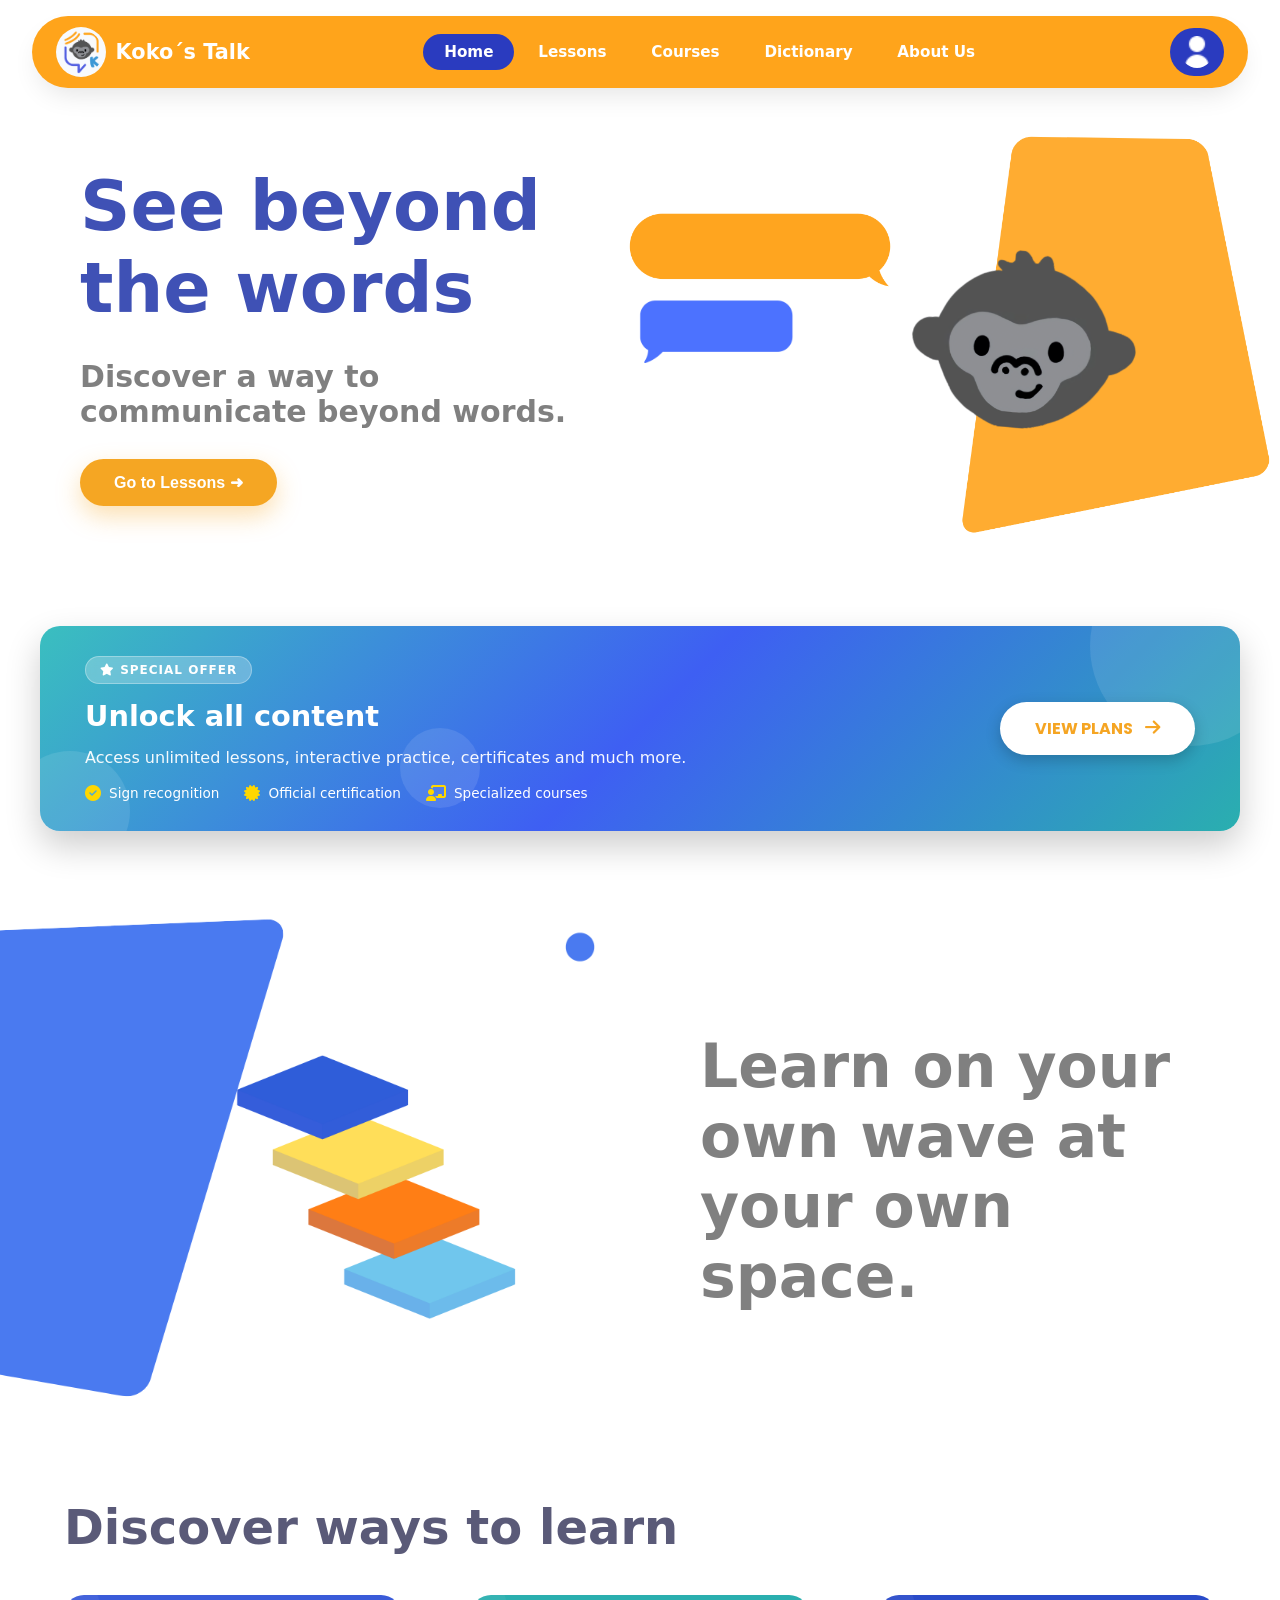
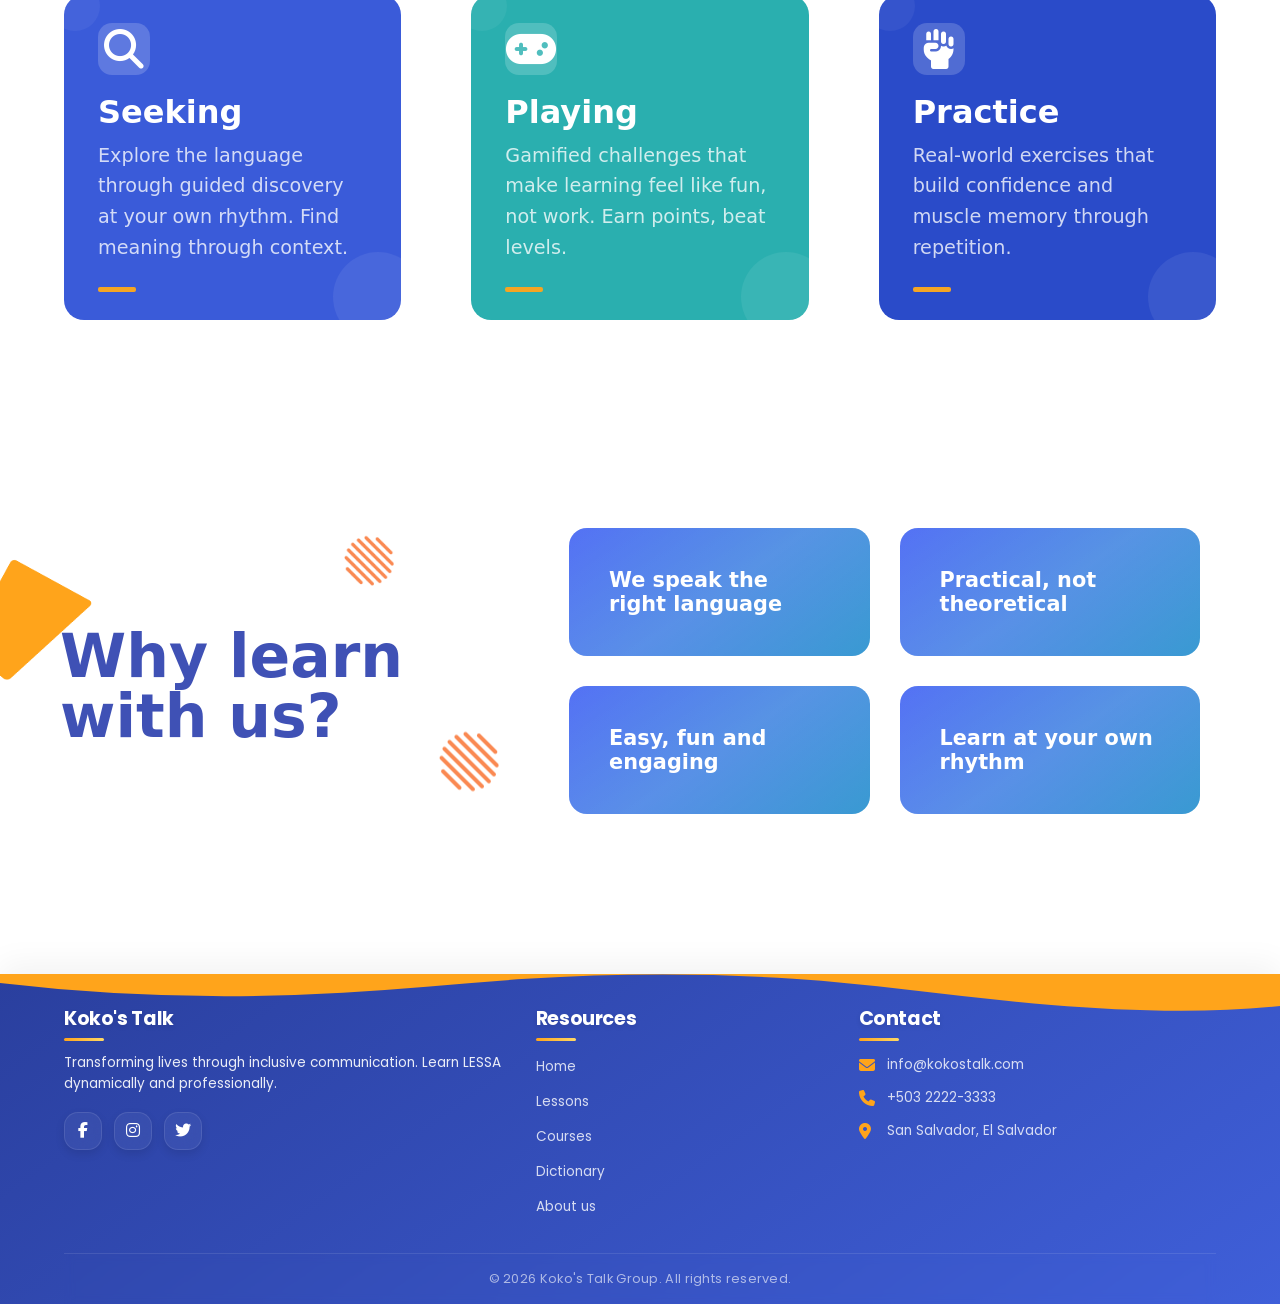
<file: index.html>
<!DOCTYPE html>
<html lang="en">

<head>
  <meta charset="UTF-8">
  <meta name="viewport" content="width=device-width, initial-scale=1.0">

  <title>KOKO'S - Learn LESSA</title>

  <link rel="icon" type="image/png" href="img/logo.png">

  <link rel="stylesheet" href="css/index.css">

  <link href="https://fonts.googleapis.com/css2?family=Poppins:wght@300;400;600;700&display=swap" rel="stylesheet">

  <link rel="stylesheet" href="https://cdnjs.cloudflare.com/ajax/libs/font-awesome/6.5.0/css/all.min.css">
  <link rel="icon" href="img/logo.png" type="image/png">


</head>

<body>
  <!--animacion inicio html-->

 <div id="splash">

    <!-- Ondas  -->
    <div class="ring ring1"></div>
    <div class="ring ring2"></div>
    <div class="ring ring3"></div>
    <!-- ondas -->
    <div class="particles" id="particles"></div>
    <!-- Logo -->
    <div id="logo-wrap">
      <img id="logo-img" src="img/IMG-interfaz/Logos_expo_tech-png.png" alt="Koko's Talk Logo" />
      <div class="shimmer-line"></div>
    </div>
    <!-- Nombre letra por letra -->
    <div id="brand-name"></div>
  </div>
 



<!--css animación-->
  <script>
    (function () {

      /* ---- ondas ---- */
      const particlesEl = document.getElementById('particles');
      const pColors  = ['#378add', '#85b7eb', '#b5d4f4', '#185fa5', '#5DCAA5'];
      const pSizes   = [5, 7, 4, 6, 5, 8];

      for (let i = 0; i < 18; i++) {
        const p = document.createElement('div');
        p.className = 'particle';
        const sz = pSizes[i % pSizes.length];
        p.style.cssText = `
          width: ${sz}px;
          height: ${sz}px;
          background: ${pColors[i % pColors.length]};
          left: ${10 + Math.random() * 80}%;
          top:  ${20 + Math.random() * 60}%;
          animation-delay:    ${(Math.random() * 3).toFixed(2)}s;
          animation-duration: ${(2.5 + Math.random() * 2).toFixed(2)}s;
        `;
        particlesEl.appendChild(p);
      }

      /* ---- Letras de KOKO´S TALK ---- */
      const text     = "KOKO'S TALK";
      const brandEl  = document.getElementById('brand-name');
      const sloganEl = document.getElementById('slogan');
      const splash   = document.getElementById('splash');
      const main     = document.getElementById('main-content');

      const letters = text.split('').map(ch => {
        const sp = document.createElement('span');
        sp.textContent = ch === ' ' ? '\u00A0' : ch;
        brandEl.appendChild(sp);
        return sp;
      });

      let idx = 0;

      function revealNext() {
        if (idx < letters.length) {
          letters[idx].classList.add('visible');
          idx++;
          setTimeout(revealNext, 50);
        } else {
          
          setTimeout(() => sloganEl.classList.add('visible'), 300);

          
          setTimeout(enterSite, 800);
        }
      }

      function enterSite() {
        
        splash.classList.add('hidden');

        main.style.display = 'block';

       
        splash.addEventListener('transitionend', () => {
          splash.remove();
        }, { once: true });
      }

      
      setTimeout(revealNext, 400);

    })();
  </script>

   <!--animacion final html-->


  <style>
    
 #main-content {
      display: none;             
      text-align: center;
      padding: 80px 20px;
      font-family: 'Segoe UI', Arial, sans-serif;
      }
* {
  margin: 0;
  padding: 0;
  box-sizing: border-box;
}
 
body {
  background: #ffffff;
}
 
/* ---- Pantalla de carga ---- */
#splash {
  position: fixed;
  inset: 0;
  width: 100%;
  height: 100%;
  background: #ffffff;
  display: flex;
  flex-direction: column;
  align-items: center;
  justify-content: center;
  z-index: 9999;
  overflow: hidden;
  transition: opacity 0.7s ease, visibility 0.7s ease;
}
 
#splash.hidden {
  opacity: 0;
  visibility: hidden;
  pointer-events: none;
}
 
/* ---- Ondas ---- */
.ring {
  position: absolute;
  border-radius: 50%;
  border: 2px solid transparent;
  animation: expandRing 2.8s ease-out infinite;
  pointer-events: none;
}
 
.ring1 {
  width: 180px;
  height: 180px;
  border-color: rgba(55, 138, 221, 0.25);
  animation-delay: 0s;
}
 
.ring2 {
  width: 270px;
  height: 270px;
  border-color: rgba(55, 138, 221, 0.15);
  animation-delay: 0.45s;
}
 
.ring3 {
  width: 360px;
  height: 360px;
  border-color: rgba(55, 138, 221, 0.08);
  animation-delay: 0.9s;
}
 
@keyframes expandRing {
  0%   { transform: scale(0.65); opacity: 0; }
  25%  { opacity: 1; }
  100% { transform: scale(1.35); opacity: 0; }
}
 
/* ---- ondas ---- */
.particles {
  position: absolute;
  width: 100%;
  height: 100%;
  pointer-events: none;
}
 
.particle {
  position: absolute;
  border-radius: 50%;
  opacity: 0;
  animation: floatUp 3.5s ease-in-out infinite;
}
 
@keyframes floatUp {
  0%   { transform: translateY(40px) scale(0); opacity: 0; }
  20%  { opacity: 0.75; }
  80%  { opacity: 0.35; }
  100% { transform: translateY(-90px) scale(1); opacity: 0; }
}
 
/* ---- Logo ---- */
#logo-wrap {
  position: relative;
  z-index: 2;
  animation: logoBounceIn 0.9s cubic-bezier(0.34, 1.56, 0.64, 1) forwards;
  opacity: 0;
}
 
@keyframes logoBounceIn {
  0%   { transform: scale(0.3) rotate(-10deg); opacity: 0; }
  70%  { transform: scale(1.08) rotate(2deg); opacity: 1; }
  100% { transform: scale(1) rotate(0deg); opacity: 1; }
}
 
#logo-wrap img {
  width: 130px;
  height: 130px;
  object-fit: contain;
  filter: drop-shadow(0 8px 28px rgba(55, 138, 221, 0.3));
  display: block;
  margin: 0 auto;
}
 
.shimmer-line {
  width: 60px;
  height: 2px;
  background: linear-gradient(90deg, transparent, #378add, transparent);
  margin: 14px auto 0;
  animation: shimmerSlide 1.8s ease-in-out infinite;
}
 
@keyframes shimmerSlide {
  0%   { transform: scaleX(0.3); opacity: 0.4; }
  50%  { transform: scaleX(1);   opacity: 1; }
  100% { transform: scaleX(0.3); opacity: 0.4; }
}
 
/*Letras de KOKO´S TALK*/
#brand-name {
  margin-top: 22px;
  font-family: 'Segoe UI', Arial, sans-serif;
  font-size: 34px;
  font-weight: 800;
  letter-spacing: 3px;
  color: #FF8C00;
  text-transform: uppercase;
  position: relative;
  z-index: 2;
  min-height: 46px;
  text-shadow: 0 2px 18px rgba(255, 140, 0, 0.2);
}
 
#brand-name span {
  display: inline-block;
  opacity: 0;
  transform: translateY(18px) scale(0.65);
  transition: opacity 0.22s ease,
              transform 0.22s cubic-bezier(0.34, 1.56, 0.64, 1);
}
 
#brand-name span.visible {
  opacity: 1;
  transform: translateY(0) scale(1);
}
 
/* ---- Slogan ---- */
#slogan {
  margin-top: 12px;
  font-family: 'Segoe UI', Arial, sans-serif;
  font-size: 12px;
  font-weight: 400;
  letter-spacing: 4px;
  color: #b0b0b0;
  text-transform: uppercase;
  opacity: 0;
  transform: translateY(8px);
  transition: opacity 0.7s ease, transform 0.7s ease;
  position: relative;
  z-index: 2;
}
 
#slogan.visible {
  opacity: 1;
  transform: translateY(0);
}
  </style>
  <!--Final css animación-->




 <!-- NAVBAR -->
<div class="navbar-container">
  <nav class="navbar" id="mainNav">
    <div class="navbar-inner">
      <div class="brand">
        <img src="img/invitacion/logo.png" alt="Logo">
        <div class="brand-text">Koko´s Talk</div>
      </div>
      <ul class="nav-links">
        <li><a href="index.html" class="active">Home</a></li>
        <li><a href="lessonglobal.html">Lessons</a></li>
        <li><a href="php/cursosglobal.php">Courses</a></li>
        <li><a href="php/diccionario.php">Dictionary</a></li>
        <li><a href="about.html">About Us</a></li>
      </ul>
      <div class="nav-right">
        <div class="email-area">
          <a href="php/accountglobal.php" class="email-icon">
            <img src="img/usuario.png" alt="Account">
          </a>
        </div>
        <!-- Botón hamburguesa -->
        <button class="hamburger" id="hamburger" aria-label="Abrir menú" onclick="toggleMenu()">
          <span></span><span></span><span></span>
        </button>
      </div>
    </div>
    <!-- Menú mobile -->
    <ul class="mobile-menu" id="mobileMenu">
      <li><a href="#" class="active">Home</a></li>
      <li><a href="lessonglobal.html">Lessons</a></li>
      <li><a href="php/cursosglobal.php">Courses</a></li>
      <li><a href="php/diccionario.php">Dictionary</a></li>
      <li><a href="about.html">About Us</a></li>
    </ul>
  </nav>
</div>
 <script>
  function toggleMenu() {
    document.getElementById('mobileMenu').classList.toggle('open');
    document.getElementById('hamburger').classList.toggle('open');
  }
</script>


  </main>
  </header>

  <section class="hero-content">

    <div class="hero-text">
      <h1>See beyond the words</h1>
      <p>Discover a way to communicate beyond words.</p>
      <button onclick="location.href='lessonglobal.html'">Go to Lessons ➜</button>
    </div>

    <div class="hero-bg">
      <img src="img/IMG-interfaz/3.png" class="shape shape-triangle_orange">
      <img src="img/IMG-interfaz/globo 1.png" class="shape shape-glove1">
      <img src="img/IMG-interfaz/globo 2.png" class="shape shape-glove2">
      <img src="img/IMG-interfaz/KOKO.png" class="shape shape-koko">
    </div>


  </section>

  <!-- PAYMENT PLANS BANNER -->
  <div class="payment-banner">
    <div class="banner-deco">
      <div class="deco-circle deco-circle-1"></div>
      <div class="deco-circle deco-circle-2"></div>
      <div class="deco-circle deco-circle-3"></div>
    </div>
    <div class="banner-content">
      <div class="banner-text">
        <span class="banner-badge">
          <i class="fas fa-star"></i> SPECIAL OFFER
        </span>
        <h3>
          Unlock all content
          <br>
        </h3>
        <p>Access unlimited lessons, interactive practice, certificates and much more.</p>
        <div class="banner-features">
          <span><i class="fas fa-check-circle"></i> Sign recognition</span>
          <span><i class="fas fa-certificate"></i> Official certification</span>
          <span><i class="fas fa-chalkboard-user"></i> Specialized courses</span>
        </div>
      </div>
      <button class="btn-premium" onclick="location.href='planes.html'">
        VIEW PLANS <i class="fas fa-arrow-right"></i>
      </button>
    </div>
  </div>

  <section class="hero hero-second">

    <div class="hero-text">
      <h1>Learn on your own wave at your own space.</h1>
    </div>

    <div class="hero-bg hero-bg-2">
      <img src="img/IMG-interfaz/circle blue.png" class="shape shape-circle round">
      <img src="img/IMG-interfaz/escalera.png" class="shape shape-downstep">
      <img src="img/IMG-interfaz/triangle.blue.png" class="shape shape-triangle blue">
    </div>

  </section>


  <!-- CARDS -->
  <section class="methods">

    <div class="section-top">
      <div>
        <h2 class="section-h">Discover ways to learn</h2>
      </div>
    </div>

    <div class="method-grid">

      <div class="mcard m1" onclick="alert('Seeking — guided discovery!')">
        <div class="mcard-corner"></div>
        <div class="mcard-corner2"></div>
        <div class="mcard-icon">
          <i class="fa-solid fa-magnifying-glass"></i>
        </div>
        <div class="mcard-title">Seeking</div>
        <div class="mcard-desc">
          Explore the language through guided discovery at your own rhythm.
          Find meaning through context.
        </div>
        <div class="mcard-footer">
          <div class="mcard-line"></div>

        </div>
      </div>

      <!-- PLAY -->
      <div class="mcard m2" onclick="alert('Playing — gamified learning!')">
        <div class="mcard-corner"></div>
        <div class="mcard-corner2"></div>
        <div class="mcard-icon">
          <i class="fa-solid fa-gamepad"></i>
        </div>
        <div class="mcard-title">Playing</div>
        <div class="mcard-desc">
          Gamified challenges that make learning feel like fun, not work.
          Earn points, beat levels.
        </div>
        <div class="mcard-footer">
          <div class="mcard-line"></div>
        </div>
      </div>

      <!-- PRACTICE -->
      <div class="mcard m3" onclick="alert('Practice — real-world application!')">
        <div class="mcard-corner"></div>
        <div class="mcard-corner2"></div>

        <div class="mcard-icon">
          <i class="fa-solid fa-hand-fist"></i>
        </div>
        <div class="mcard-title">Practice</div>
        <div class="mcard-desc">
          Real-world exercises that build confidence and muscle memory
          through repetition.
        </div>
        <div class="mcard-footer">
          <div class="mcard-line"></div>
        </div>
      </div>

    </div>
  </section>


  <section class="why">

    <div class="why-left">
      <h2 class="why-h">Why learn with us?</h2>
    </div>

    <div class="why-right">

      <div class="why-card">

        <div class="why-card-title">We speak the right language</div>
      </div>

      <div class="why-card">

        <div class="why-card-title">Practical, not theoretical</div>
      </div>

      <div class="why-card">

        <div class="why-card-title">Easy, fun and engaging</div>
      </div>

      <div class="why-card">

        <div class="why-card-title">Learn at your own rhythm</div>
      </div>

      <div class="why-images">
        <img class="why-shape img-1" src="img/IMG-interfaz/3.png" alt="icon 1">
        <img class="why-shape img-2" src="img/IMG-interfaz/6.png" alt="icon 2">
        <img class="why-shape img-3" src="img/IMG-interfaz/6.png" alt="icon 3">
      </div>

    </div>
  </section>

  <!-- FOOTER -->
  <footer class="footer">
    <div class="wave-top">
      <svg data-name="Layer 1" xmlns="http://www.w3.org/2000/svg" viewBox="0 0 1200 120" preserveAspectRatio="none">
        <path
          d="M321.39,56.44c58-10.79,114.16-30.13,172-41.86,82.39-16.72,168.19-17.73,250.45-.39C823.78,31,906.67,72,985.66,92.83c70.05,18.48,146.53,26.09,214.34,3V0H0V27.35A600.21,600.21,0,0,0,321.39,56.44Z"
          class="shape-fill"></path>
      </svg>
    </div>

    <div class="container">
      <div class="footer-content">
        <div class="footer-column">
          <h4>Koko's Talk</h4>
          <p>Transforming lives through inclusive communication. Learn LESSA dynamically and professionally.</p>
          <div class="social-links">
            <a href="#"><i class="fab fa-facebook-f"></i></a>
            <a href="#"><i class="fab fa-instagram"></i></a>
            <a href="#"><i class="fab fa-twitter"></i></a>
            
          </div>
        </div>
        <div class="footer-column">
          <h4>Resources</h4>
          <ul>
             <li><a href="index.html">Home</a></li>
             <li><a href="lessonglobal.html">Lessons</a></li>
             <li><a href="php/cursosglobal.php">Courses</a></li>
             <li><a href="php/diccionario.php">Dictionary</a></li>
             <li><a href="about.html">About us</a></li>
          </ul>
        </div>
        <div class="footer-column">
          <h4>Contact</h4>
          <ul>
            <li><a href="mailto:info@kokostalk.com"><i class="fas fa-envelope"></i> info@kokostalk.com</a></li>
            <li><a href="tel:+50322223333"><i class="fas fa-phone"></i> +503 2222-3333</a></li>
            <li><a href="#"><i class="fas fa-map-marker-alt"></i> San Salvador, El Salvador</a></li>
          </ul>
        </div>
      </div>
      <div class="footer-bottom">
        <p>&copy; 2026 Koko's Talk Group. All rights reserved.</p>
      </div>
    </div>
  </footer>
</body>
</html>
</file>
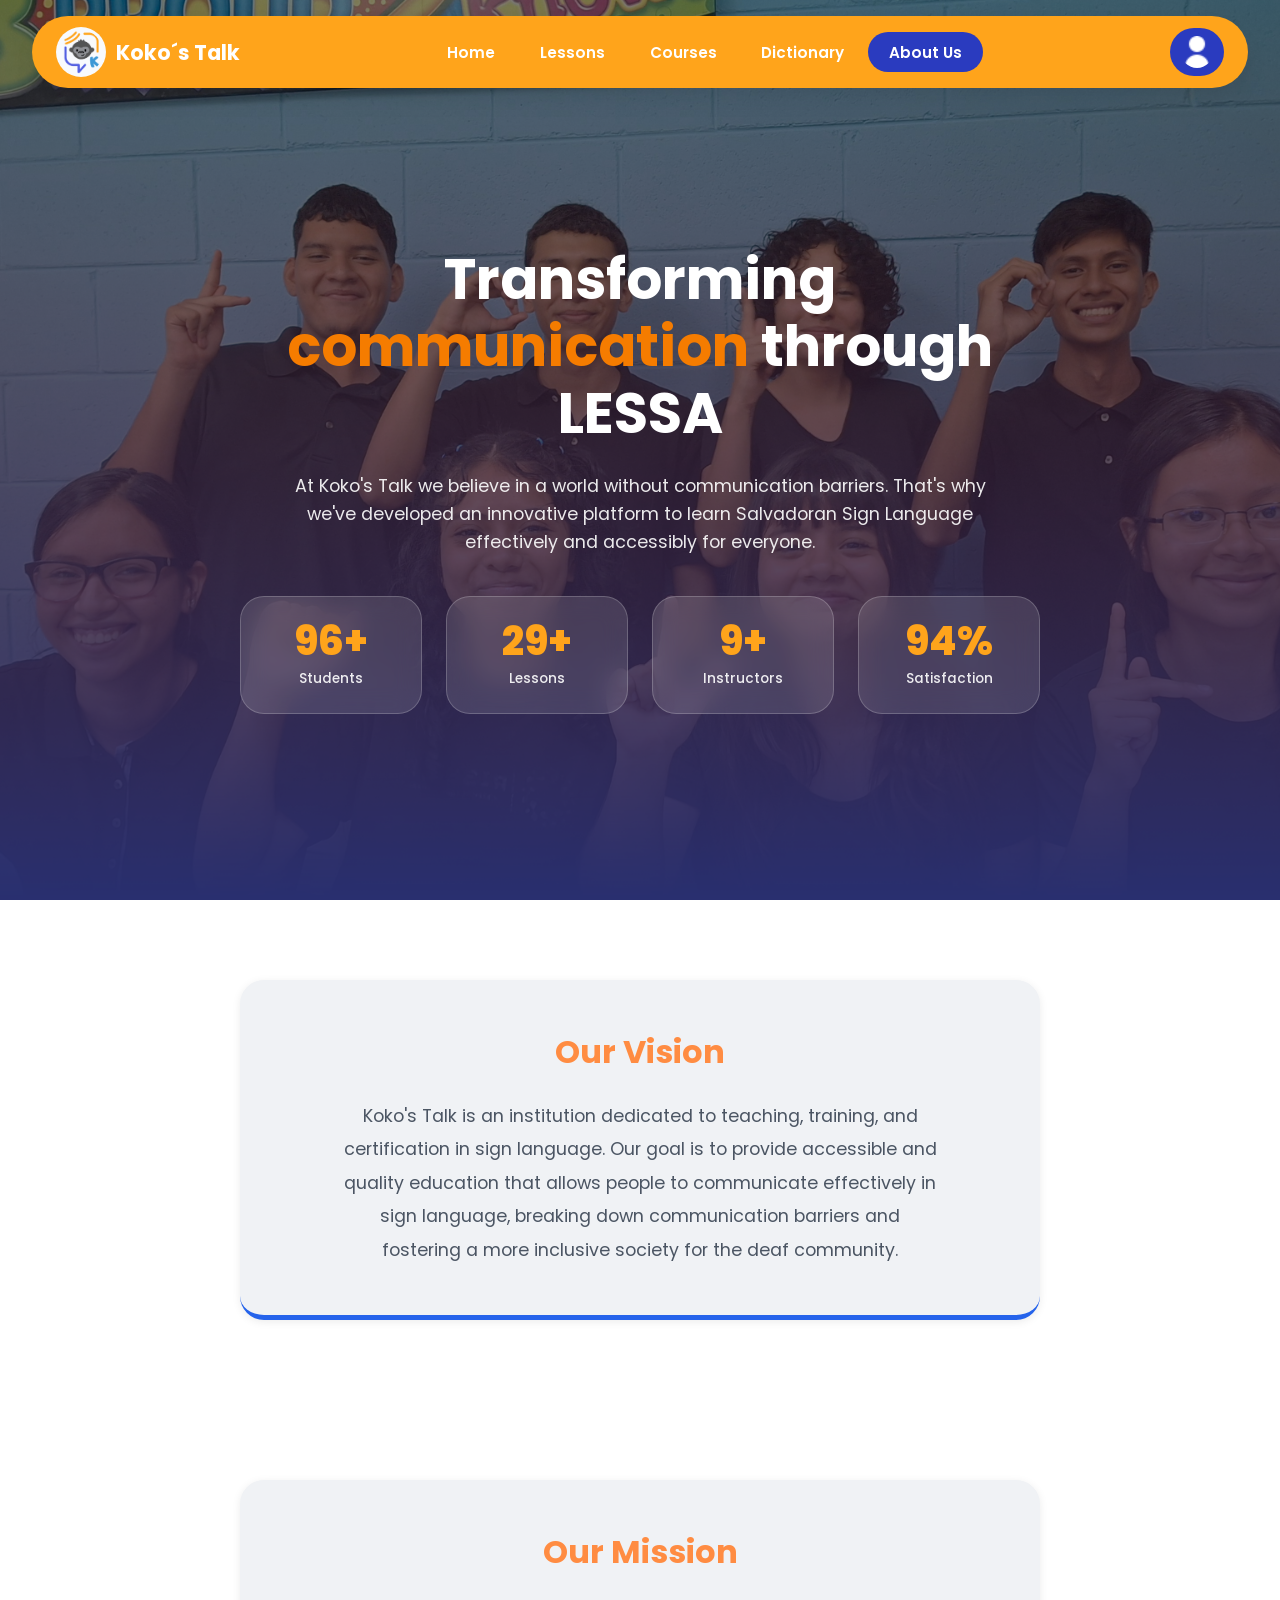
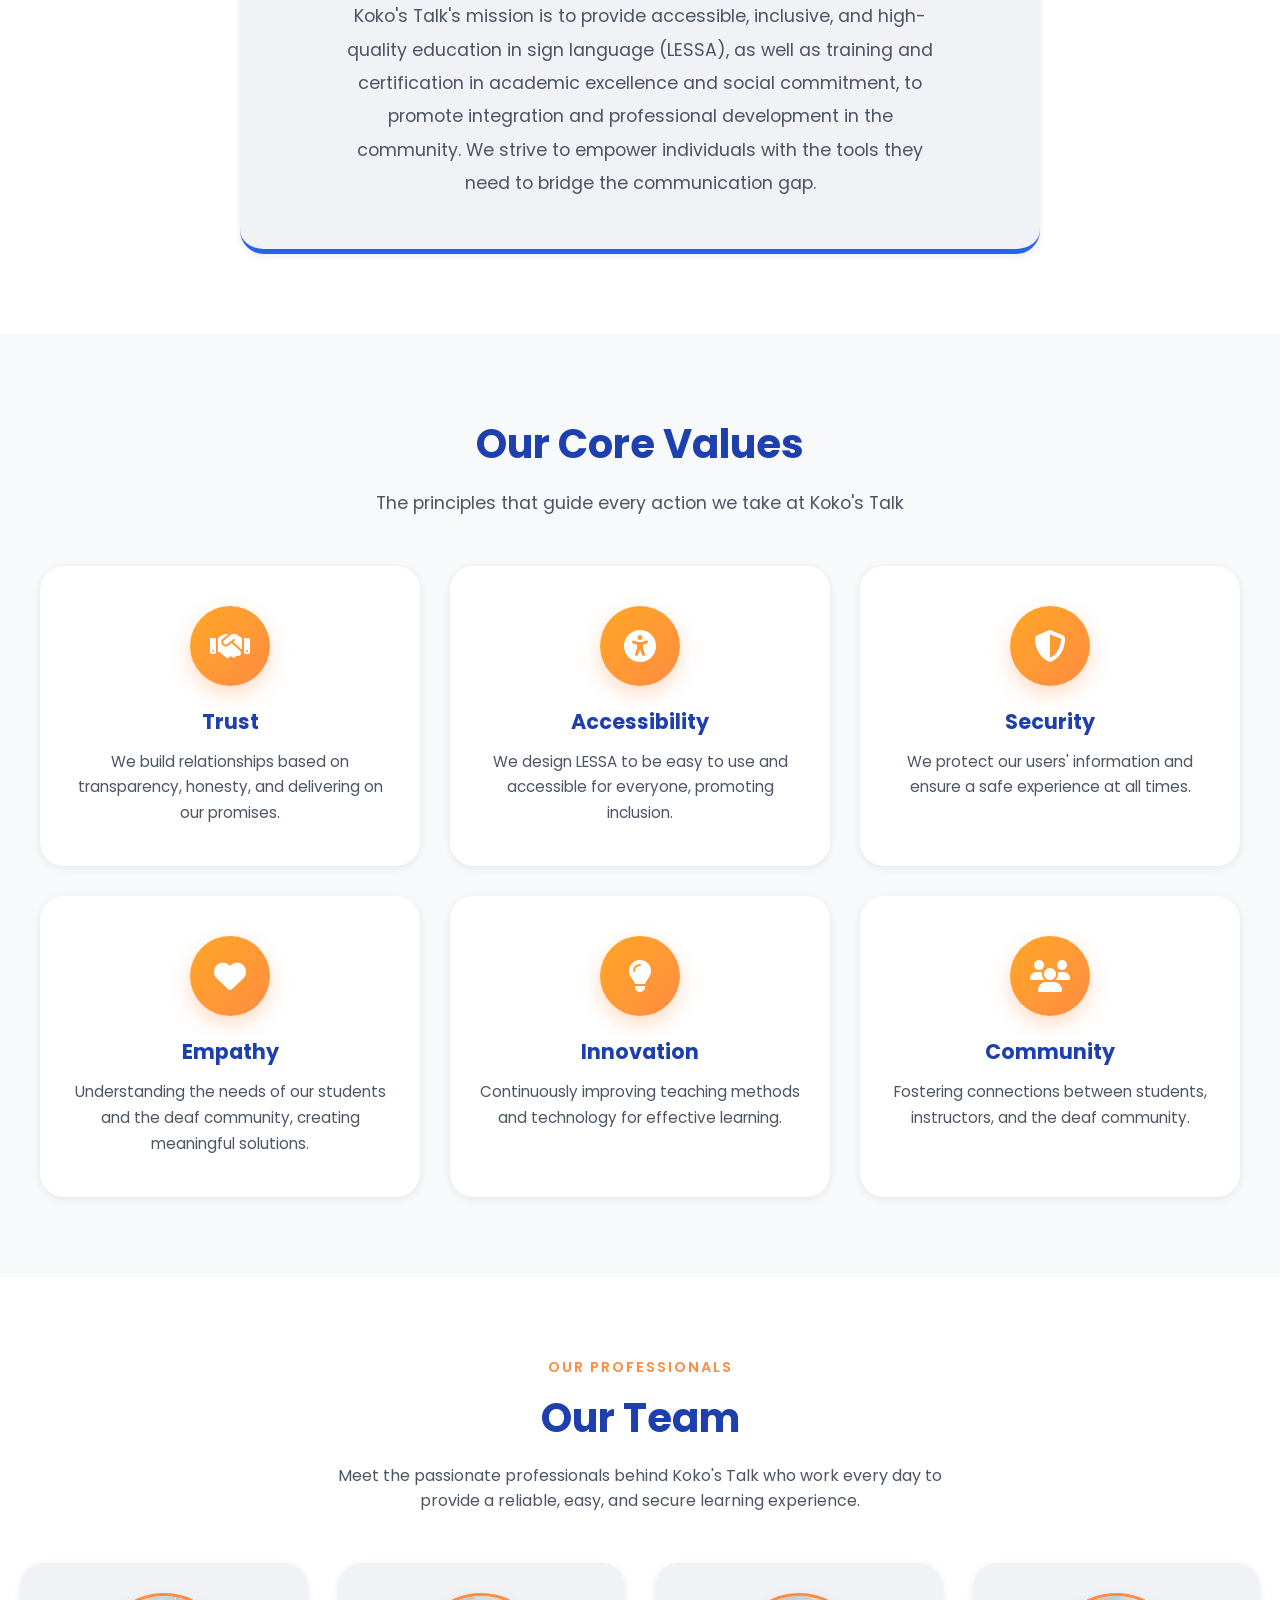
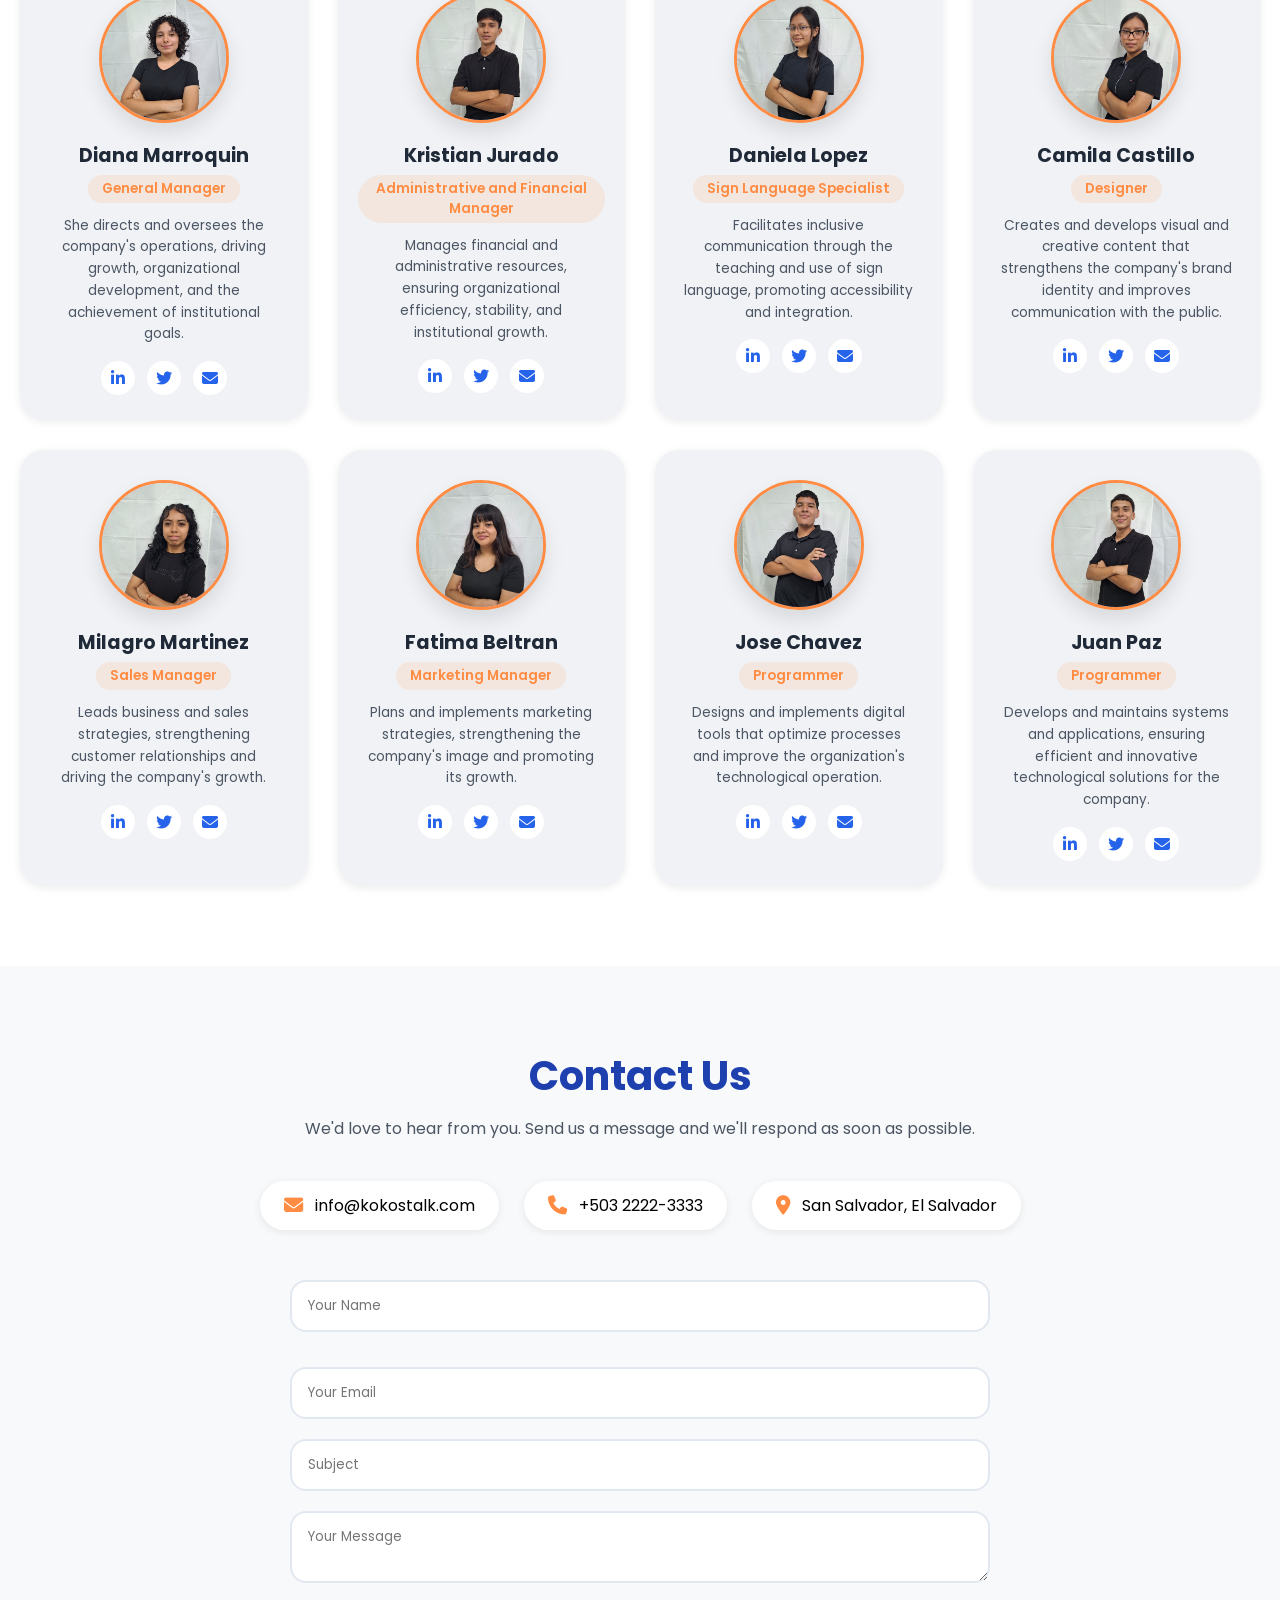
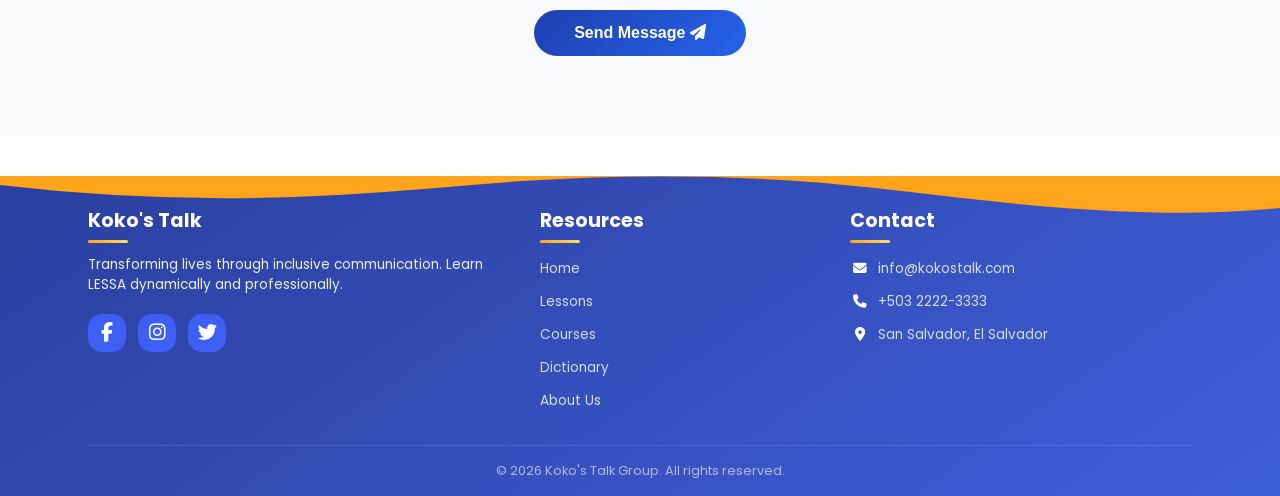
<file: about.html>
<!DOCTYPE html>
<html lang="en">
<head>
    <meta charset="UTF-8">
    <meta name="viewport" content="width=device-width, initial-scale=1.0, user-scalable=yes">
    <meta name="description" content="Koko's Talk - Innovative platform to learn Salvadoran Sign Language (LESSA). Meet our team, mission, vision and values.">
    <meta name="author" content="Koko's Talk">
    <title>About Us</title>

    <link rel="icon" type="image/png" href="img/logo.png">

    <link rel="preconnect" href="https://fonts.googleapis.com">
    <link rel="preconnect" href="https://fonts.gstatic.com" crossorigin>
    <link rel="stylesheet" href="https://cdnjs.cloudflare.com/ajax/libs/font-awesome/6.5.1/css/all.min.css">
    <link href="https://fonts.googleapis.com/css2?family=Poppins:wght@300;400;500;600;700;800&display=swap" rel="stylesheet">

    <link rel="stylesheet" href="css/about.css">
</head>
<body>

 <!-- NAVBAR -->
<div class="navbar-container">
  <nav class="navbar" id="mainNav">
    <div class="navbar-inner">
      <div class="brand">
        <img src="img/invitacion/logo.png" alt="Logo">
        <div class="brand-text">Koko´s Talk</div>
      </div>
      <ul class="nav-links">
        <li><a href="index.html" class="active">Home</a></li>
        <li><a href="lessonglobal.html">Lessons</a></li>
        <li><a href="php/cursosglobal.php">Courses</a></li>
        <li><a href="php/diccionario.php">Dictionary</a></li>
        <li><a href="about.html">About Us</a></li>
      </ul>
      <div class="nav-right">
        <div class="email-area">
          <a href="php/accountglobal.php" class="email-icon">
            <img src="img/usuario.png" alt="Account">
          </a>
        </div>
        <!-- Botón hamburguesa -->
        <button class="hamburger" id="hamburger" aria-label="Abrir menú" onclick="toggleMenu()">
          <span></span><span></span><span></span>
        </button>
      </div>
    </div>
    <!-- Menú mobile -->
    <ul class="mobile-menu" id="mobileMenu">
      <li><a href="index.html">Home</a></li>
      <li><a href="lessonglobal.html">Lessons</a></li>
      <li><a href="php/cursosglobal.php">Courses</a></li>
      <li><a href="php/diccionario.php">Dictionary</a></li>
      <li><a href="about.html"  class="active">About Us</a></li>
    </ul>
  </nav>
</div>

<main>
    <section class="hero-section">
        <div class="hero-background">
            <img src="img/aboutusimg/team.png" alt="Koko's Talk Team">
        </div>
        <div class="hero-overlay"></div>

        <div class="hero-content">
            <div class="hero-text">
                <h1>
                    Transforming <br>
                    <span>communication</span> through <br>
                    LESSA
                </h1>
                <p>
                    At Koko's Talk we believe in a world without communication barriers. That's why we've developed
                    an innovative platform to learn Salvadoran Sign Language effectively and accessibly for everyone.
                </p>
            </div>

            <div class="stats-grid" id="statsGrid">
                <div class="stat-card">
                    <div class="stat-number" id="statStudents">0</div>
                    <div class="stat-label">Students</div>
                </div>
                <div class="stat-card">
                    <div class="stat-number" id="statLessons">0</div>
                    <div class="stat-label">Lessons</div>
                </div>
                <div class="stat-card">
                    <div class="stat-number" id="statInstructors">0</div>
                    <div class="stat-label">Instructors</div>
                </div>
                <div class="stat-card">
                    <div class="stat-number" id="statSatisfaction">0</div>
                    <div class="stat-label">Satisfaction</div>
                </div>
            </div>
        </div>
    </section>

    <!-- VISION -->
    <section class="vision-section">
        <div class="container">
            <div class="content-card vision-card">
                <h2 class="card-title">Our Vision</h2>
                <p class="card-text">Koko's Talk is an institution dedicated to teaching, training, and certification in sign language. Our goal is to provide accessible and quality education that allows people to communicate effectively in sign language, breaking down communication barriers and fostering a more inclusive society for the deaf community.</p>
            </div>
        </div>
    </section>

    <!-- MISSION -->
    <section class="mission-section">
        <div class="container">
            <div class="content-card mission-card">
                <h2 class="card-title">Our Mission</h2>
                <p class="card-text">Koko's Talk's mission is to provide accessible, inclusive, and high-quality education in sign language (LESSA), as well as training and certification in academic excellence and social commitment, to promote integration and professional development in the community. We strive to empower individuals with the tools they need to bridge the communication gap.</p>
            </div>
        </div>
    </section>

    <!-- VALUES -->
    <section class="values">
        <h2>Our Core Values</h2>
        <p class="values-subtitle">The principles that guide every action we take at Koko's Talk</p>
        <div class="values-grid">
            <div class="value-card">
                <div class="value-icon-wrapper"><i class="fas fa-handshake"></i></div>
                <h4>Trust</h4>
                <p>We build relationships based on transparency, honesty, and delivering on our promises.</p>
            </div>
            <div class="value-card">
                <div class="value-icon-wrapper"><i class="fas fa-universal-access"></i></div>
                <h4>Accessibility</h4>
                <p>We design LESSA to be easy to use and accessible for everyone, promoting inclusion.</p>
            </div>
            <div class="value-card">
                <div class="value-icon-wrapper"><i class="fas fa-shield-halved"></i></div>
                <h4>Security</h4>
                <p>We protect our users' information and ensure a safe experience at all times.</p>
            </div>
            <div class="value-card">
                <div class="value-icon-wrapper"><i class="fas fa-heart"></i></div>
                <h4>Empathy</h4>
                <p>Understanding the needs of our students and the deaf community, creating meaningful solutions.</p>
            </div>
            <div class="value-card">
                <div class="value-icon-wrapper"><i class="fas fa-lightbulb"></i></div>
                <h4>Innovation</h4>
                <p>Continuously improving teaching methods and technology for effective learning.</p>
            </div>
            <div class="value-card">
                <div class="value-icon-wrapper"><i class="fas fa-users"></i></div>
                <h4>Community</h4>
                <p>Fostering connections between students, instructors, and the deaf community.</p>
            </div>
        </div>
    </section>

    <!-- TEAM -->
    <section class="team">
        <p class="subtitle">OUR PROFESSIONALS</p>
        <h2>Our Team</h2>
        <p class="desc">Meet the passionate professionals behind Koko's Talk who work every day to provide a reliable, easy, and secure learning experience.</p>

        <div class="team-grid">
            <div class="member">
                <div class="member-avatar">
                    <img src="img/aboutusimg/diana.jpeg" alt="Diana Marroquin">
                </div>
                <h4>Diana Marroquin</h4>
                <span class="role">General Manager</span>
                <p class="bio">She directs and oversees the company's operations, driving growth, organizational development, and the achievement of institutional goals.</p>
                <div class="member-socials">
                    <a href="#" aria-label="LinkedIn"><i class="fab fa-linkedin-in"></i></a>
                    <a href="#" aria-label="Twitter"><i class="fab fa-twitter"></i></a>
                    <a href="#" aria-label="Email"><i class="fas fa-envelope"></i></a>
                </div>
            </div>
            <div class="member">
                <div class="member-avatar">
                    <img src="img/aboutusimg/kris.jpeg" alt="Kristian Jurado">
                </div>
                <h4>Kristian Jurado</h4>
                <span class="role">Administrative and Financial Manager</span>
                <p class="bio">Manages financial and administrative resources, ensuring organizational efficiency, stability, and institutional growth.</p>
                <div class="member-socials">
                    <a href="#" aria-label="LinkedIn"><i class="fab fa-linkedin-in"></i></a>
                    <a href="#" aria-label="Twitter"><i class="fab fa-twitter"></i></a>
                    <a href="#" aria-label="Email"><i class="fas fa-envelope"></i></a>
                </div>
            </div>
            <div class="member">
                <div class="member-avatar">
                    <img src="img/aboutusimg/dani.jpeg" alt="Daniela Lopez">
                </div>
                <h4>Daniela Lopez</h4>
                <span class="role">Sign Language Specialist</span>
                <p class="bio">Facilitates inclusive communication through the teaching and use of sign language, promoting accessibility and integration.</p>
                <div class="member-socials">
                    <a href="#" aria-label="LinkedIn"><i class="fab fa-linkedin-in"></i></a>
                    <a href="#" aria-label="Twitter"><i class="fab fa-twitter"></i></a>
                    <a href="#" aria-label="Email"><i class="fas fa-envelope"></i></a>
                </div>
            </div>
            <div class="member">
                <div class="member-avatar">
                    <img src="img/aboutusimg/cami.jpeg" alt="Camila Castillo">
                </div>
                <h4>Camila Castillo</h4>
                <span class="role">Designer</span>
                <p class="bio">Creates and develops visual and creative content that strengthens the company's brand identity and improves communication with the public.</p>
                <div class="member-socials">
                    <a href="#" aria-label="LinkedIn"><i class="fab fa-linkedin-in"></i></a>
                    <a href="#" aria-label="Twitter"><i class="fab fa-twitter"></i></a>
                    <a href="#" aria-label="Email"><i class="fas fa-envelope"></i></a>
                </div>
            </div>
            <div class="member">
                <div class="member-avatar">
                    <img src="img/aboutusimg/ester.jpeg" alt="Milagro Martinez">
                </div>
                <h4>Milagro Martinez</h4>
                <span class="role">Sales Manager</span>
                <p class="bio">Leads business and sales strategies, strengthening customer relationships and driving the company's growth.</p>
                <div class="member-socials">
                    <a href="#" aria-label="LinkedIn"><i class="fab fa-linkedin-in"></i></a>
                    <a href="#" aria-label="Twitter"><i class="fab fa-twitter"></i></a>
                    <a href="#" aria-label="Email"><i class="fas fa-envelope"></i></a>
                </div>
            </div>
            <div class="member">
                <div class="member-avatar">
                    <img src="img/aboutusimg/fati.jpeg" alt="Fatima Beltran">
                </div>
                <h4>Fatima Beltran</h4>
                <span class="role">Marketing Manager</span>
                <p class="bio">Plans and implements marketing strategies, strengthening the company's image and promoting its growth.</p>
                <div class="member-socials">
                    <a href="#" aria-label="LinkedIn"><i class="fab fa-linkedin-in"></i></a>
                    <a href="#" aria-label="Twitter"><i class="fab fa-twitter"></i></a>
                    <a href="#" aria-label="Email"><i class="fas fa-envelope"></i></a>
                </div>
            </div>
            <div class="member">
                <div class="member-avatar">
                    <img src="img/aboutusimg/gabo.jpeg" alt="Jose Chavez">
                </div>
                <h4>Jose Chavez</h4>
                <span class="role">Programmer</span>
                <p class="bio">Designs and implements digital tools that optimize processes and improve the organization's technological operation.</p>
                <div class="member-socials">
                    <a href="#" aria-label="LinkedIn"><i class="fab fa-linkedin-in"></i></a>
                    <a href="#" aria-label="Twitter"><i class="fab fa-twitter"></i></a>
                    <a href="#" aria-label="Email"><i class="fas fa-envelope"></i></a>
                </div>
            </div>
            <div class="member">
                <div class="member-avatar">
                    <img src="img/aboutusimg/juan.jpeg" alt="Juan Paz">
                </div>
                <h4>Juan Paz</h4>
                <span class="role">Programmer</span>
                <p class="bio">Develops and maintains systems and applications, ensuring efficient and innovative technological solutions for the company.</p>
                <div class="member-socials">
                    <a href="#" aria-label="LinkedIn"><i class="fab fa-linkedin-in"></i></a>
                    <a href="#" aria-label="Twitter"><i class="fab fa-twitter"></i></a>
                    <a href="#" aria-label="Email"><i class="fas fa-envelope"></i></a>
                </div>
            </div>
        </div>
    </section>

    <!-- CONTACT -->
    <section class="contact">
        <h2>Contact Us</h2>
        <p class="contact-subtitle">We'd love to hear from you. Send us a message and we'll respond as soon as possible.</p>
        <div class="contact-info-cards">
            <div class="contact-info-card"><i class="fas fa-envelope"></i><span>info@kokostalk.com</span></div>
            <div class="contact-info-card"><i class="fas fa-phone"></i><span>+503 2222-3333</span></div>
            <div class="contact-info-card"><i class="fas fa-map-marker-alt"></i><span>San Salvador, El Salvador</span></div>
        </div>
        <form id="contactForm">
            <div class="row">
                <input type="text" placeholder="Your Name" required>
                <input type="email" placeholder="Your Email" required>
            </div>
            <input type="text" placeholder="Subject" required>
            <textarea placeholder="Your Message" required></textarea>
            <button type="submit">Send Message <i class="fas fa-paper-plane"></i></button>
        </form>
    </section>
</main>

<!-- FOOTER -->
<footer class="footer">
    <div class="wave-top">
        <svg xmlns="http://www.w3.org/2000/svg" viewBox="0 0 1200 120" preserveAspectRatio="none">
            <path
                d="M321.39,56.44c58-10.79,114.16-30.13,172-41.86,82.39-16.72,168.19-17.73,250.45-.39C823.78,31,906.67,72,985.66,92.83c70.05,18.48,146.53,26.09,214.34,3V0H0V27.35A600.21,600.21,0,0,0,321.39,56.44Z"
                class="shape-fill"></path>
        </svg>
    </div>

    <div class="container">
        <div class="footer-content">
            <div class="footer-column">
                <h4>Koko's Talk</h4>
                <p>Transforming lives through inclusive communication. Learn LESSA dynamically and professionally.</p>
                <div class="social-links">
                    <a href="#" aria-label="Facebook"><i class="fab fa-facebook-f"></i></a>
                    <a href="#" aria-label="Instagram"><i class="fab fa-instagram"></i></a>
                    <a href="#" aria-label="Twitter"><i class="fab fa-twitter"></i></a>
                </div>
            </div>
            <div class="footer-column">
                <h4>Resources</h4>
                <ul>
                    <li><a href="index.html">Home</a></li>
                    <li><a href="lessonglobal.html">Lessons</a></li>
                    <li><a href="php/cursosglobal.php">Courses</a></li>
                    <li><a href="php/diccionario.php">Dictionary</a></li>
                    <li><a href="about.html">About Us</a></li>
                </ul>
            </div>
            <div class="footer-column">
                <h4>Contact</h4>
                <ul>
                    <li><a href="mailto:info@kokostalk.com"><i class="fas fa-envelope"></i> info@kokostalk.com</a></li>
                    <li><a href="tel:+50322223333"><i class="fas fa-phone"></i> +503 2222-3333</a></li>
                    <li><a href="#"><i class="fas fa-map-marker-alt"></i> San Salvador, El Salvador</a></li>
                </ul>
            </div>
        </div>
        <div class="footer-bottom">
            <p>&copy; 2026 Koko's Talk Group. All rights reserved.</p>
        </div>
    </div>
</footer>

<script src="JS/about.js"></script>
</body>
</html>
</file>
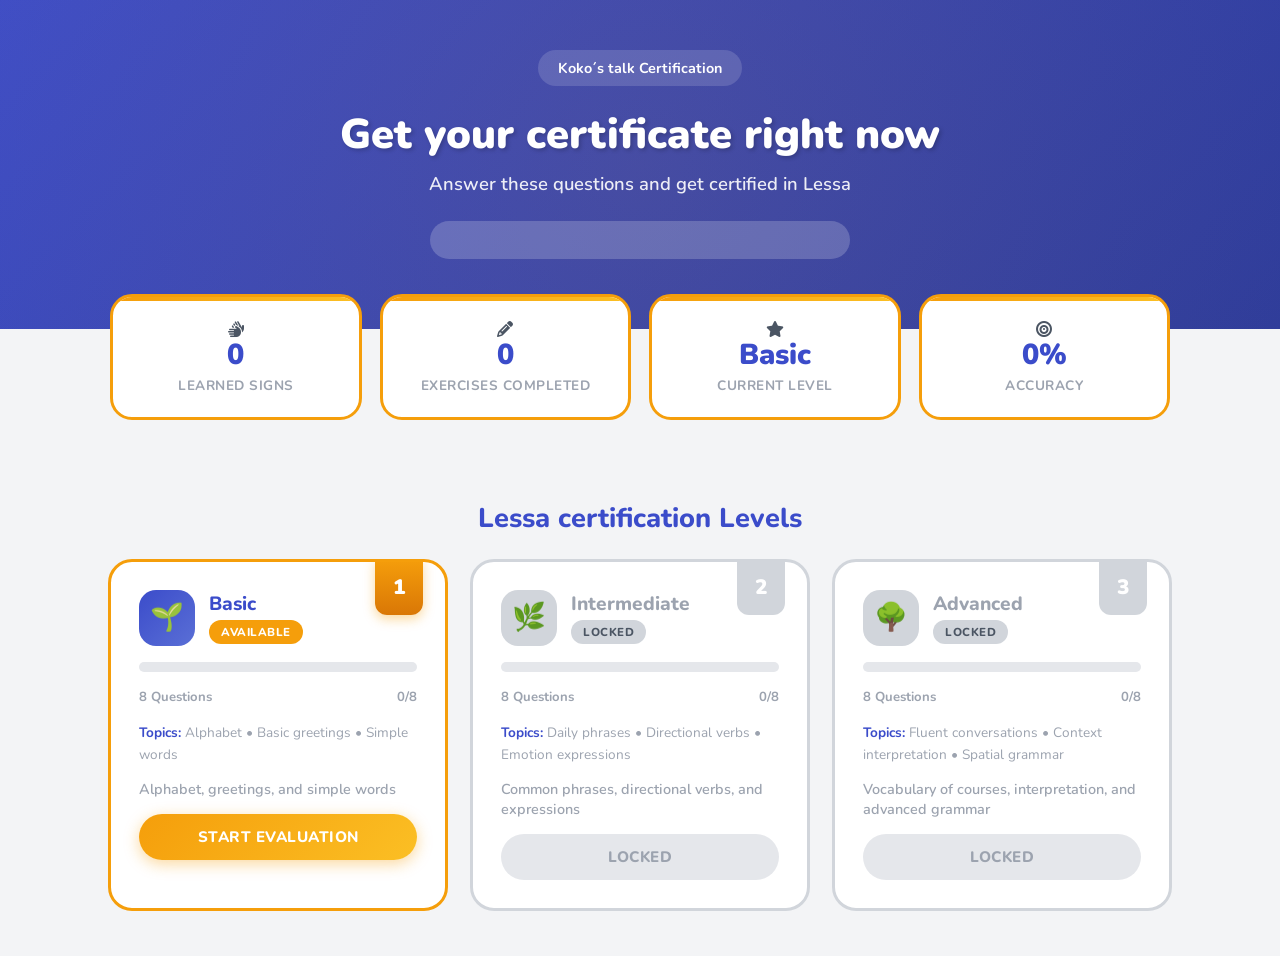
<file: Certification.html>
<!DOCTYPE html>
<html lang="es">
<head>
    <meta charset="UTF-8">
    <meta name="viewport" content="width=device-width, initial-scale=1.0">
    <title>Certification</title>
    <link href="https://fonts.googleapis.com/css2?family=Nunito:wght@400;600;700;800;900&display=swap" rel="stylesheet">
    <link rel="stylesheet" href="css/Certification.css">

    
<base target="_blank">
</head>
<body>

    <!-- HEADER -->
    <header class="header">
        <div class="header-content">
            <div class="header-badge">Koko´s talk Certification</div>
            <h1>Get your certificate right now</h1>
            <p class="subtitle">Answer these questions and get certified in Lessa</p>
            <div class="progress-global">
                <div class="progress-global-inner" id="globalProgress">0%</div>
            </div>
        </div>
    </header>

    <link rel="stylesheet" href="https://cdnjs.cloudflare.com/ajax/libs/font-awesome/6.5.0/css/all.min.css">

<div class="container">
    <!-- ESTADÍSTICAS -->
    <div class="stats-section fade-in-up">
        <div class="stat-card">
            <div class="stat-icon">
                <i class="fas fa-hands"></i>
            </div>
            <div class="stat-value" id="statWords">0</div>
            <div class="stat-label">Learned Signs</div>
        </div>
        <div class="stat-card">
            <div class="stat-icon">
                <i class="fas fa-pencil-alt"></i>
            </div>
            <div class="stat-value" id="statExercises">0</div>
            <div class="stat-label">Exercises Completed</div>
        </div>
        <div class="stat-card">
            <div class="stat-icon">
                <i class="fas fa-star"></i>
            </div>
            <div class="stat-value" id="statLevel">Not Started</div>
            <div class="stat-label">Current Level</div>
        </div>
        <div class="stat-card">
            <div class="stat-icon">
                <i class="fas fa-bullseye"></i>
            </div>
            <div class="stat-value" id="statAccuracy">0%</div>
            <div class="stat-label">Accuracy</div>
        </div>
    </div>
</div>

        <!-- NIVELES -->
        <div class="section-title fade-in-up">
            Lessa certification Levels
        </div>
        <div class="levels-grid" id="levelsContainer"></div>

        <!-- PANEL DE EXAMEN -->
        <div class="exam-panel" id="examPanel">
            <div class="exam-header">
                <h2 id="examTitle">Level evaluation</h2>
                <div class="exam-info">
                    <div class="exam-score-box">
                        <span>⭐</span>
                        <span id="examScore">0 pts</span>
                    </div>
                </div>
            </div>
            <div class="exam-progress-bar">
                <div class="exam-progress-fill" id="examProgressFill"></div>
            </div>
            <div class="exam-content" id="examContent"></div>
            <div class="exam-footer">
                <button class="btn-abandon" onclick="abandonExam()">← Leave evaluation </button>
                <div id="examNav"></div>
            </div>
        </div>

        <!-- CERTIFICADO -->
        <div class="section-title fade-in-up" id="certTitleSection" style="display:none;">
           
            Your LESSA Certificate
        </div>
        <div class="certificate-section fade-in-up" id="certSection" style="display:none;">
            <div class="certificate-preview">
                <div class="certificate-inner">
                    <div class="cert-title">Achievement Certificate</div>
                    <div class="cert-subtitle">Lengua de Señas Salvadoreña (LESSA)</div>
                    <div style="font-size:0.95rem;color:var(--gris-claro);margin-bottom:8px;"> Is awarded to</div>
                    <div class="cert-name" id="certName"> Your name</div>
                    <div class="cert-level" id="certLevelText">Level: --</div>
                    <div class="cert-date" id="certDate">Date: --</div>
                    <div class="cert-seal"><img src="img/certificacion/Koko.png.png" alt="Logo"></div>
                </div>
                <div class="cert-actions">
                    <input type="text" class="name-input" id="userNameInput" placeholder="Escribe tu nombre completo..." maxlength="35">
                    <button class="btn-download" id="downloadBtn" onclick="downloadCertificate()">
                        <span>Download</span>
                    </button>
                </div>
            </div>
        </div>
    </div>

    <!-- MODAL -->
    <div class="modal-overlay" id="resultModal">
        <div class="modal-content">
            <div class="modal-icon" id="modalIcon">🎉</div>
            <div class="modal-title" id="modalTitle">¡Congratulations!</div>
            <div class="modal-text" id="modalText">You have completed the level!</div>
            <div class="modal-score" id="modalScore">80%</div>
            <div class="modal-stats" id="modalStats"></div>
            <button class="modal-close" id="modalBtn" onclick="closeModal()">Continue</button>
        </div>
    </div>

    <!-- CONFETTI -->
    <div class="confetti-container" id="confettiContainer"></div>

    <script src="JS/certification.js"></script>
</body>
</html>
</file>
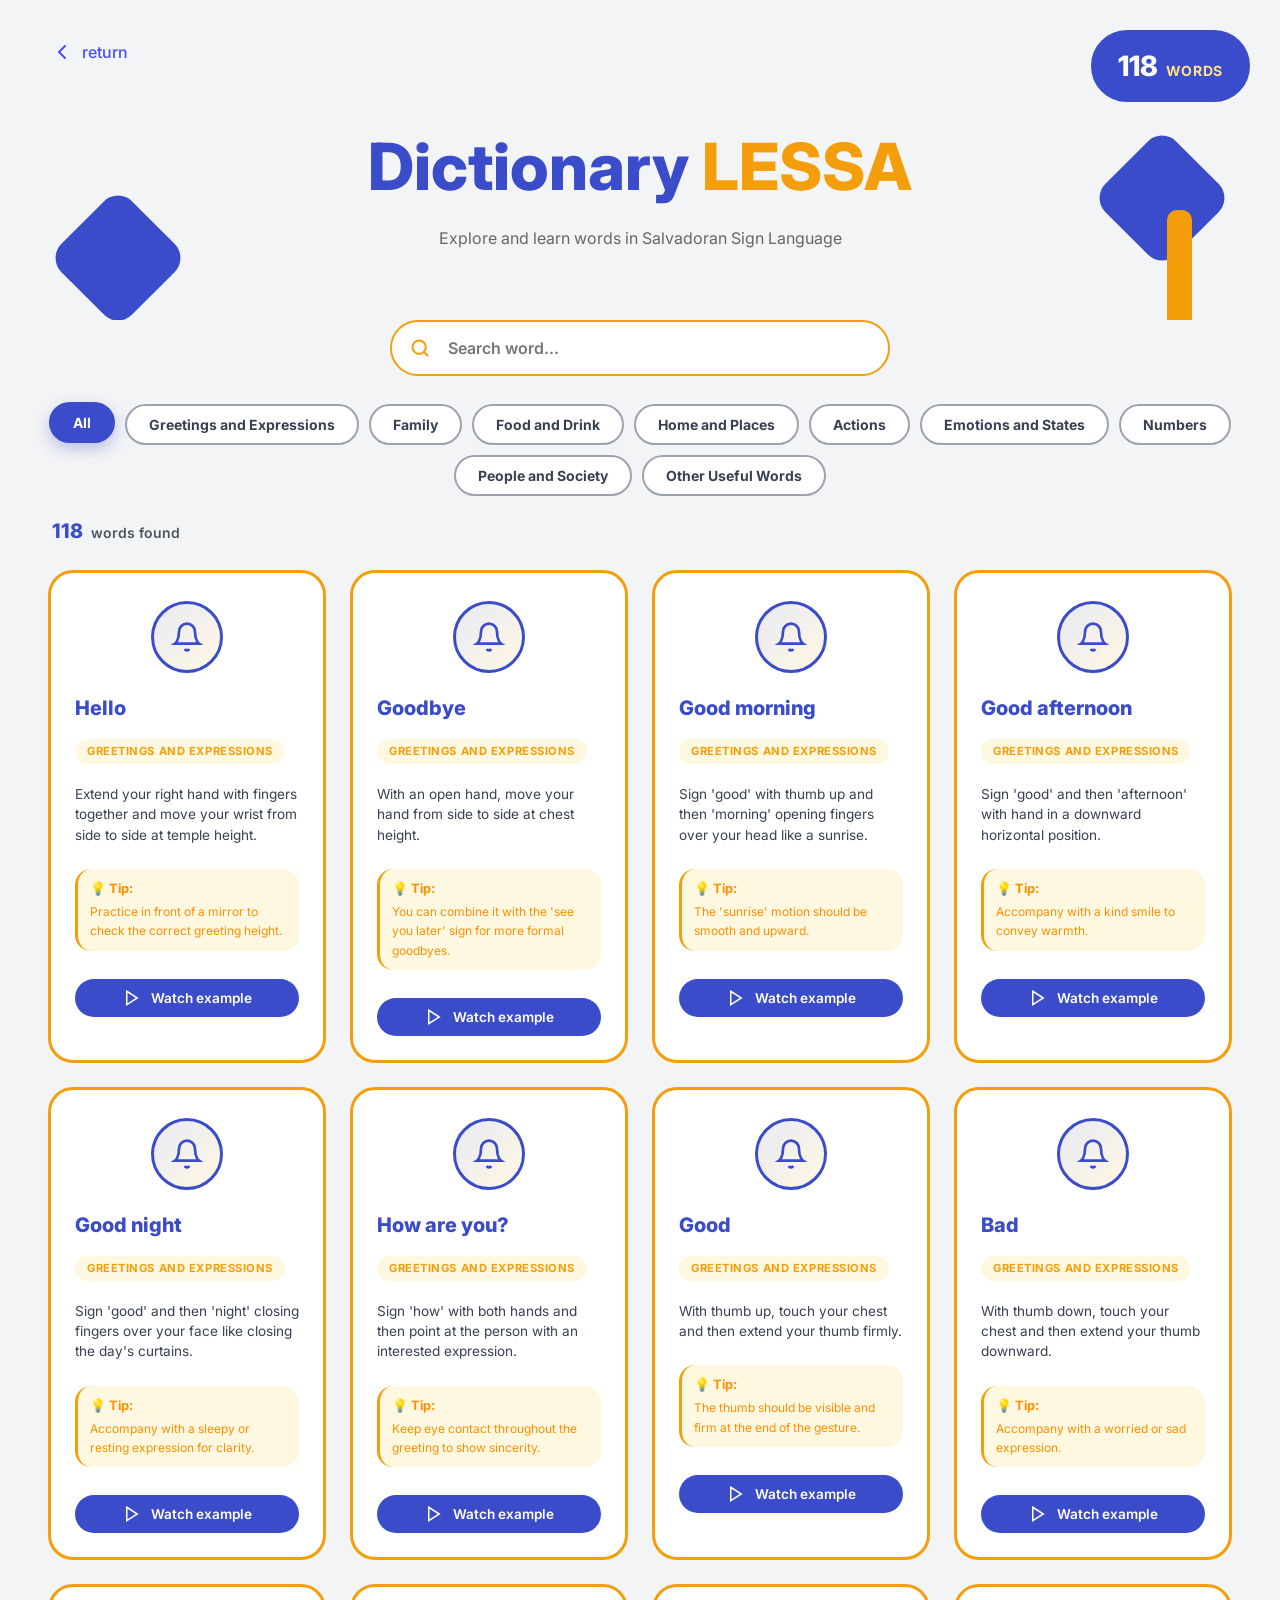
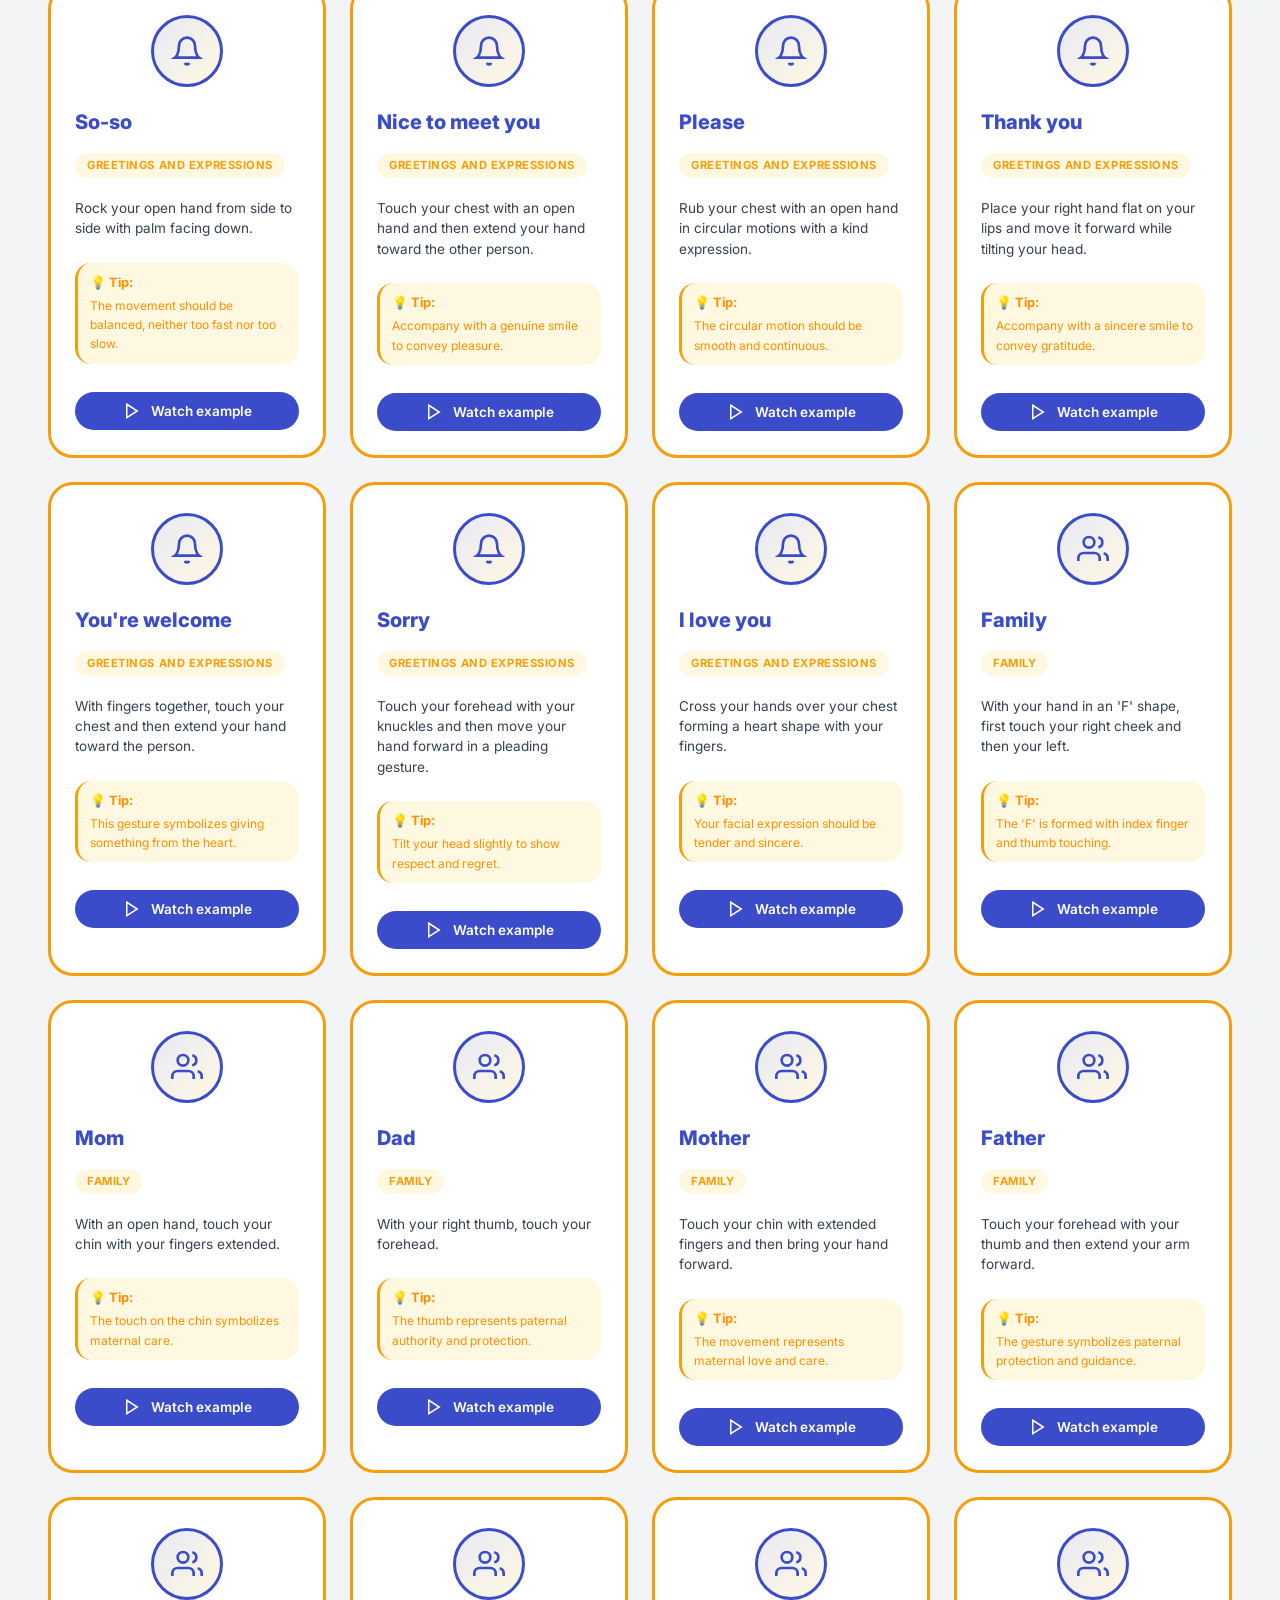
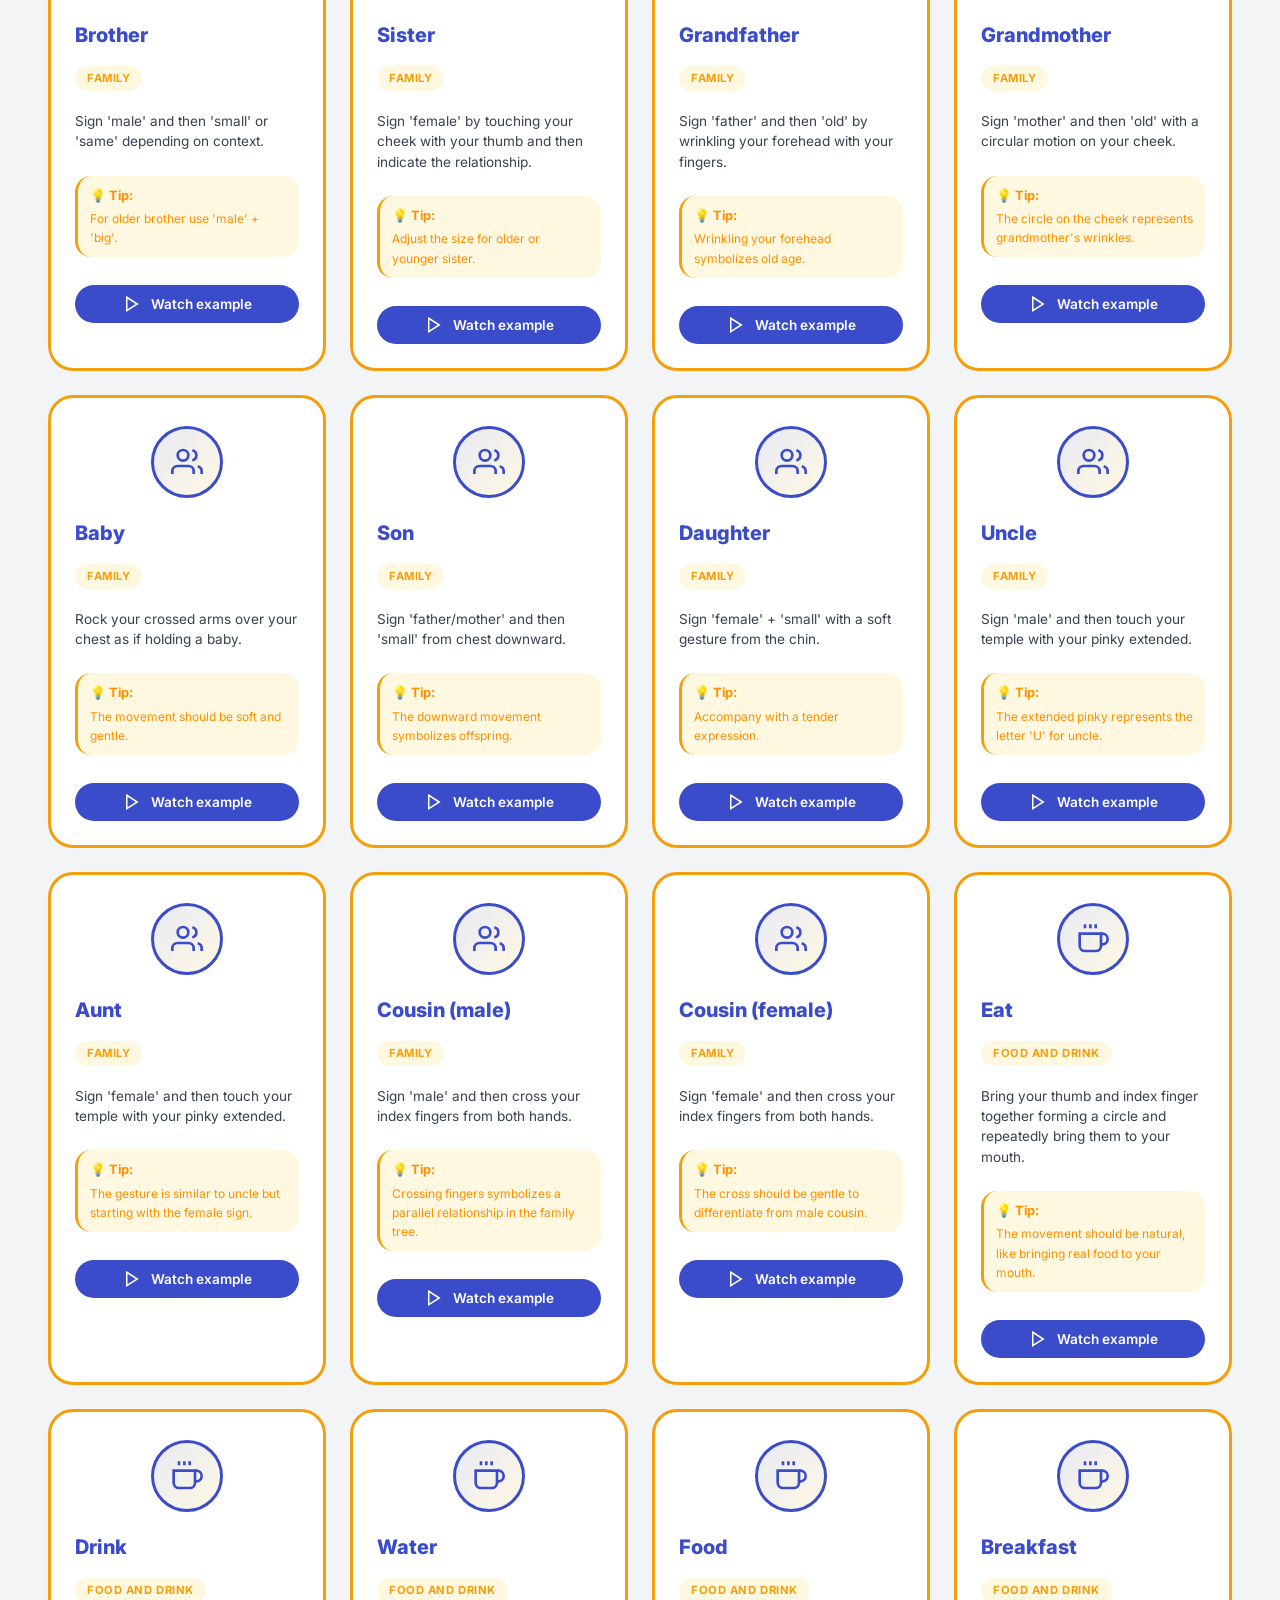
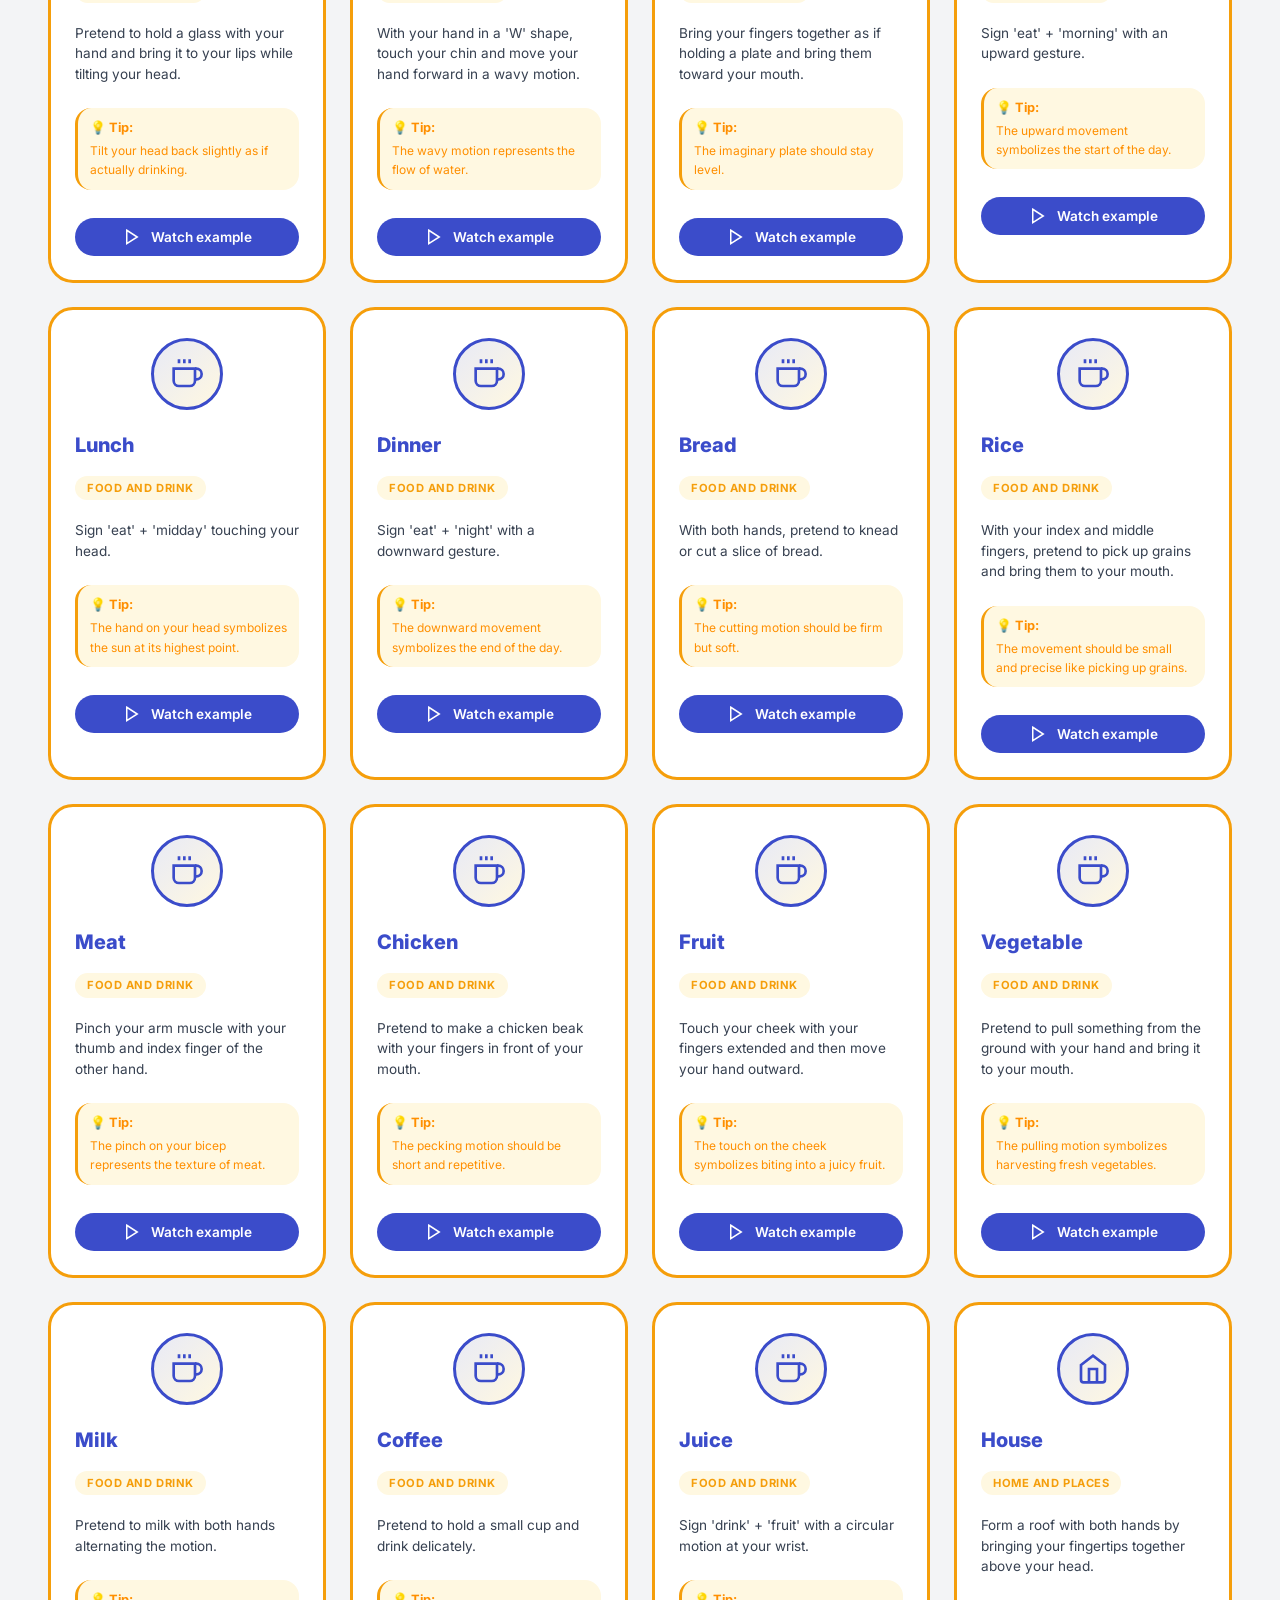
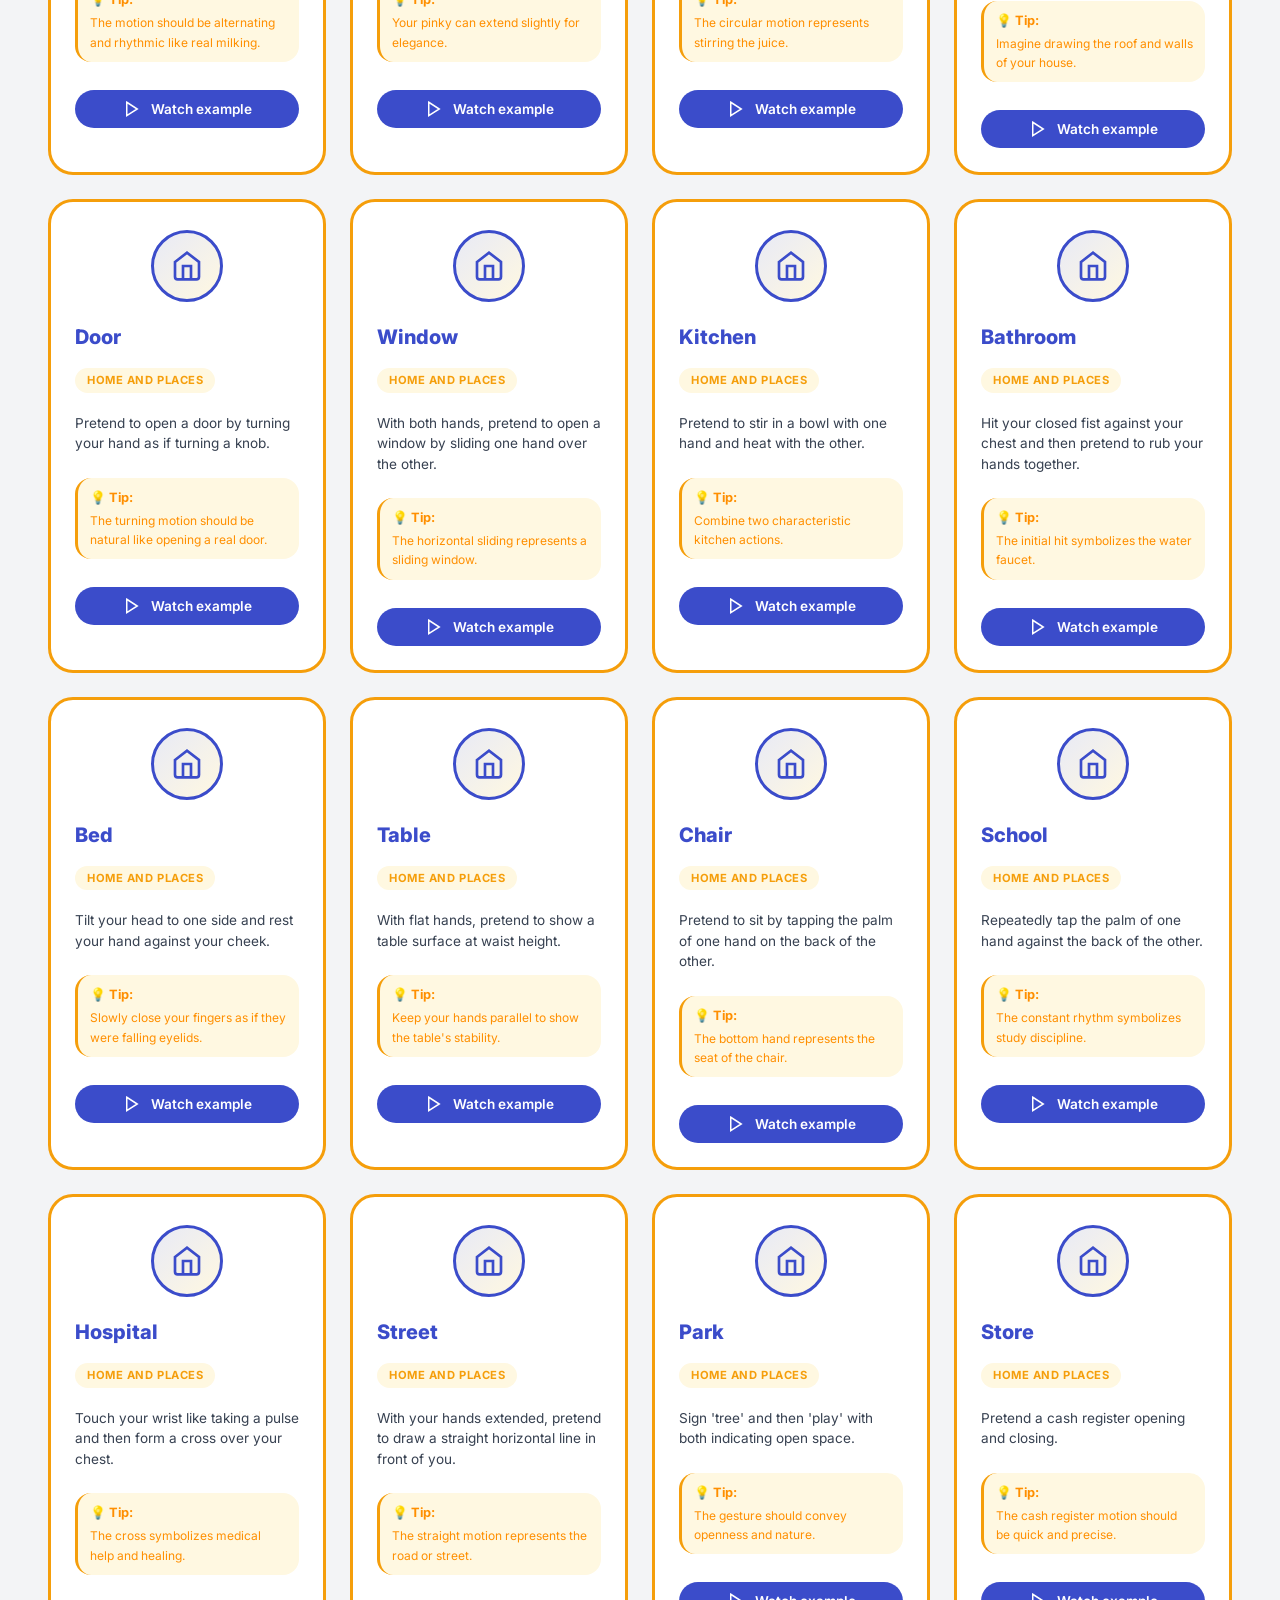
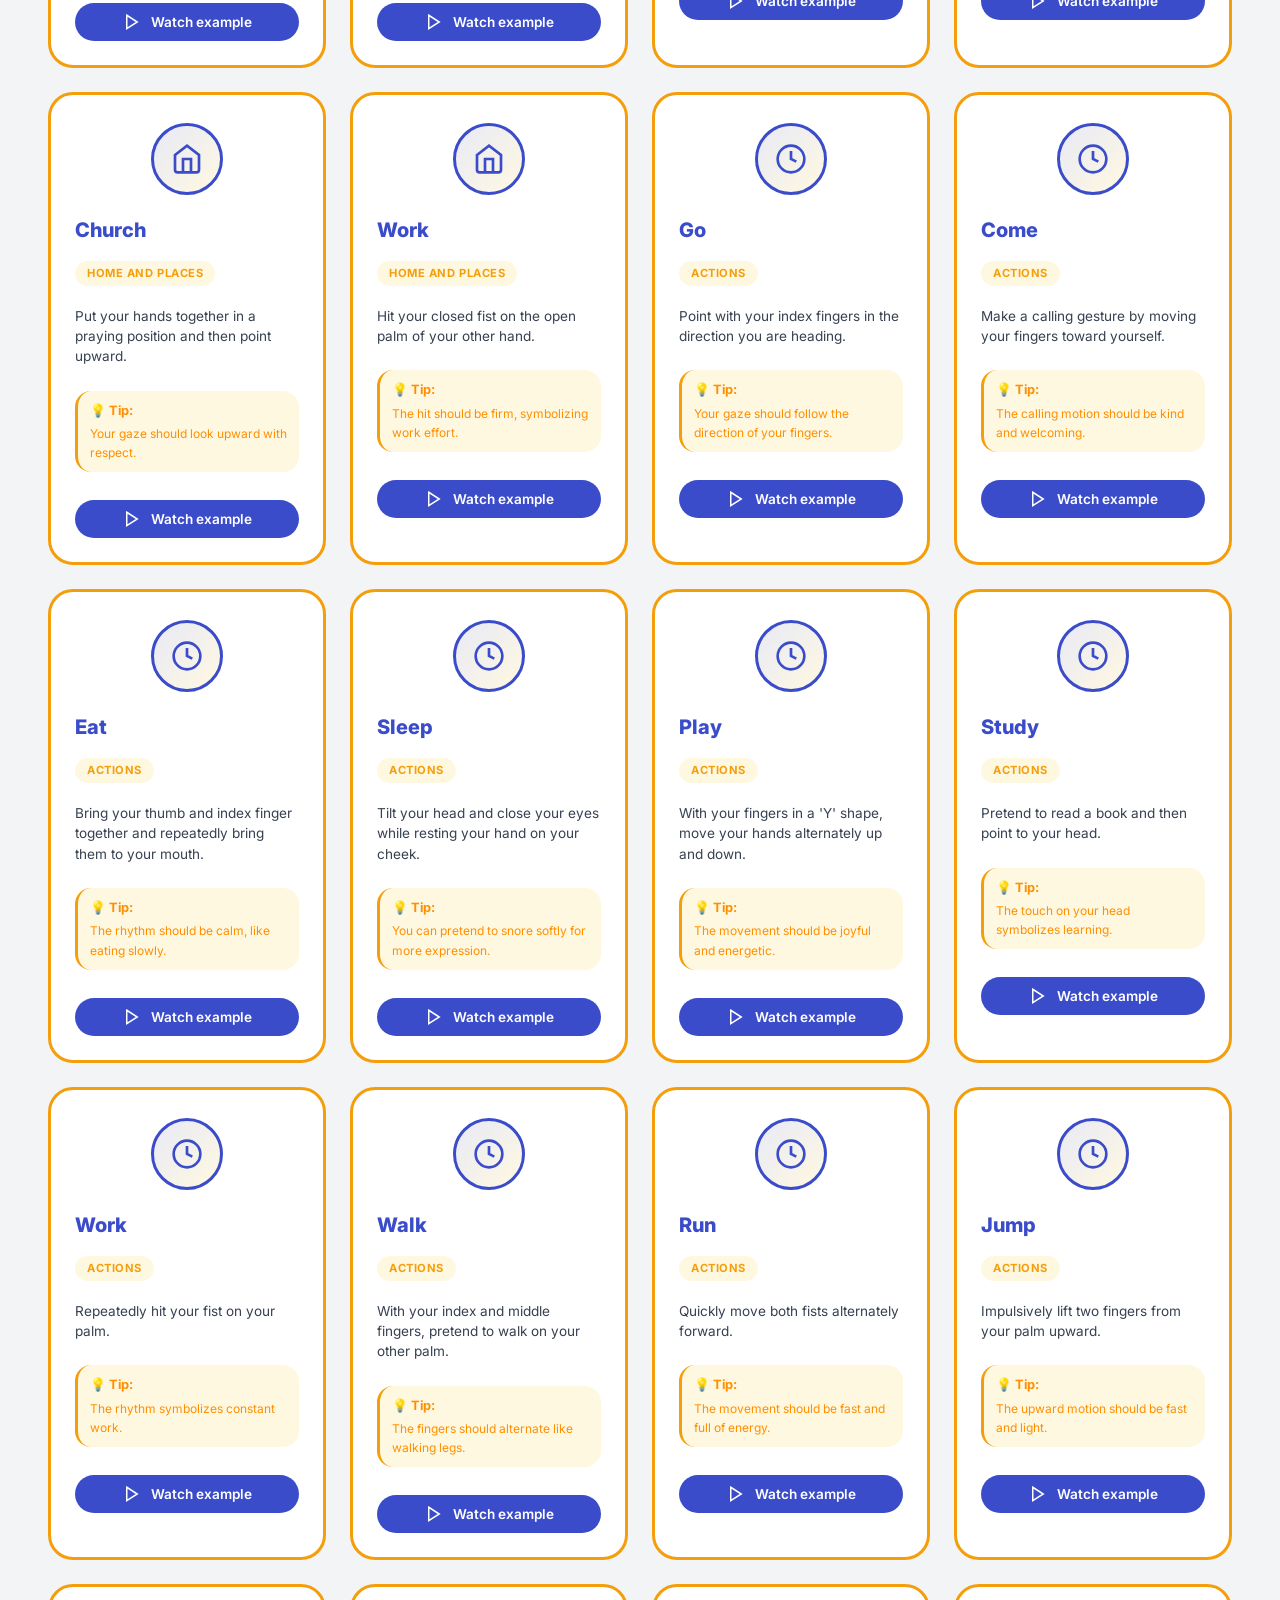
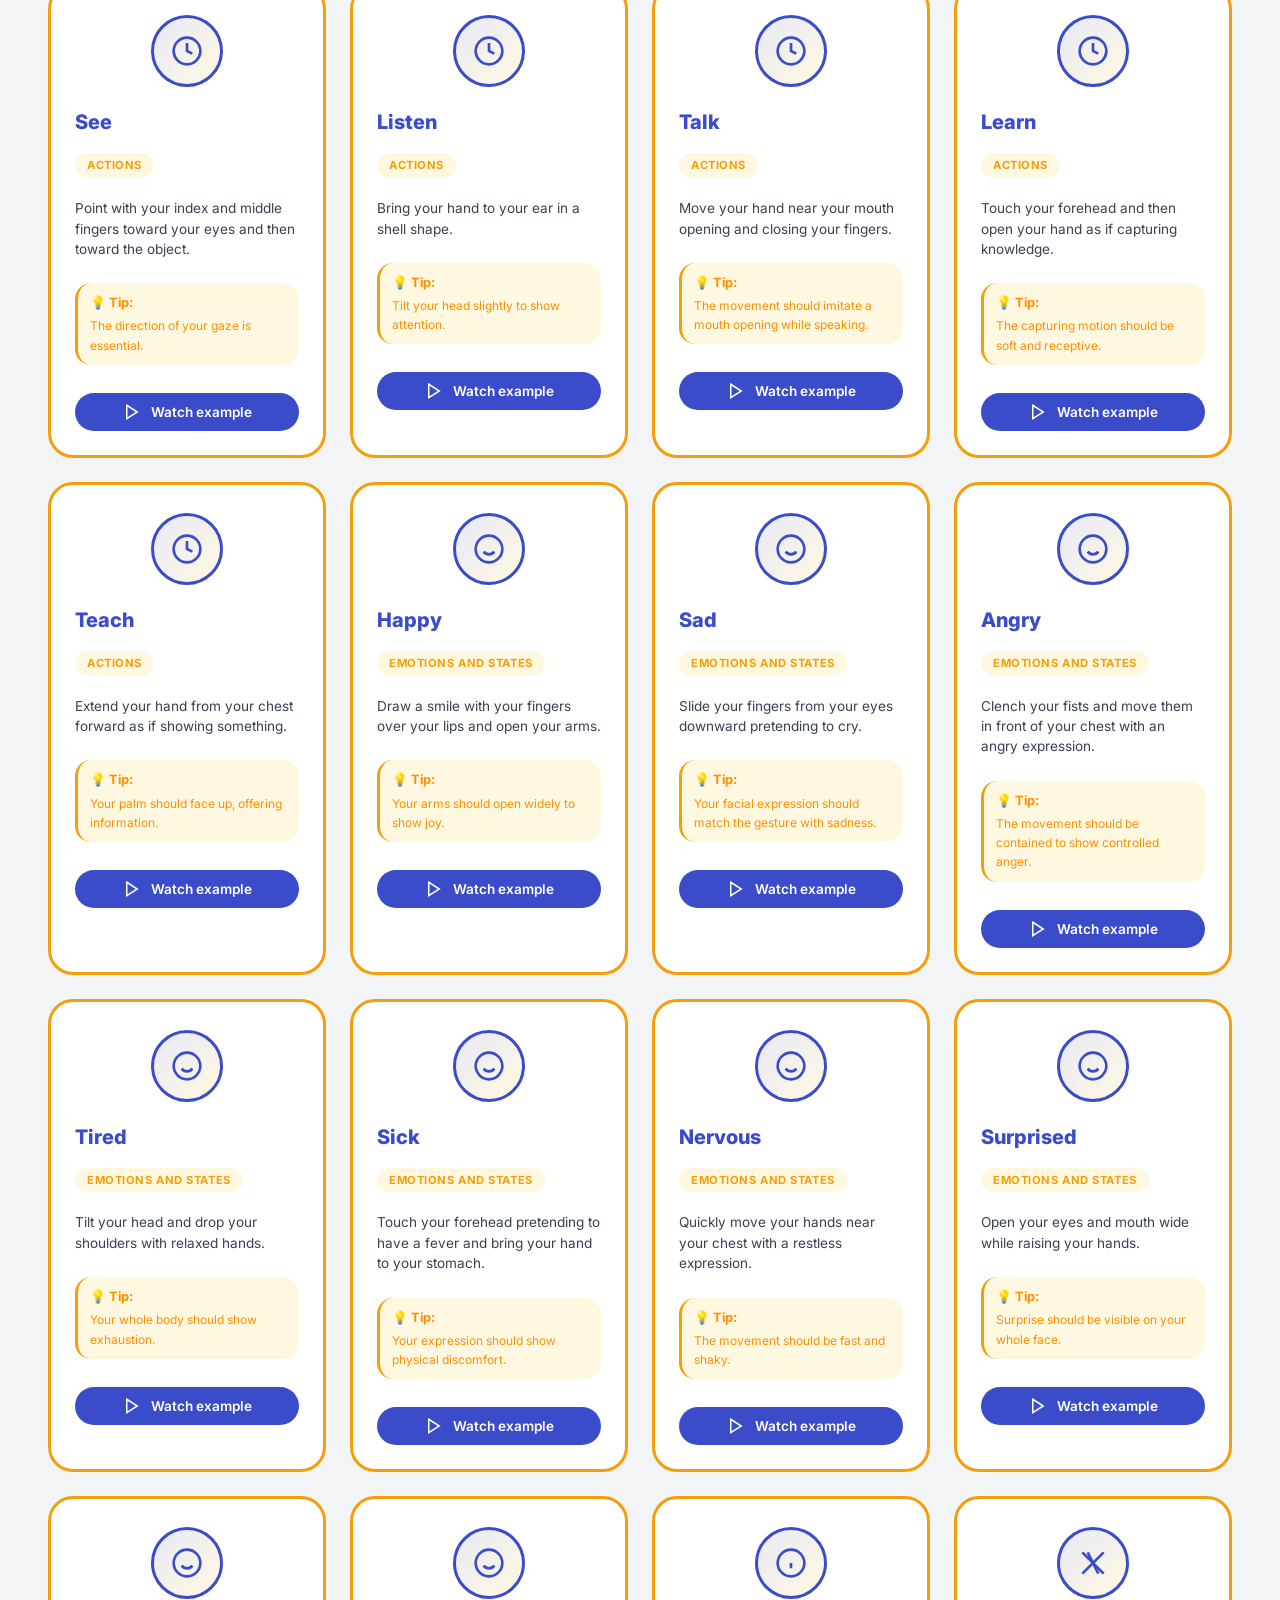
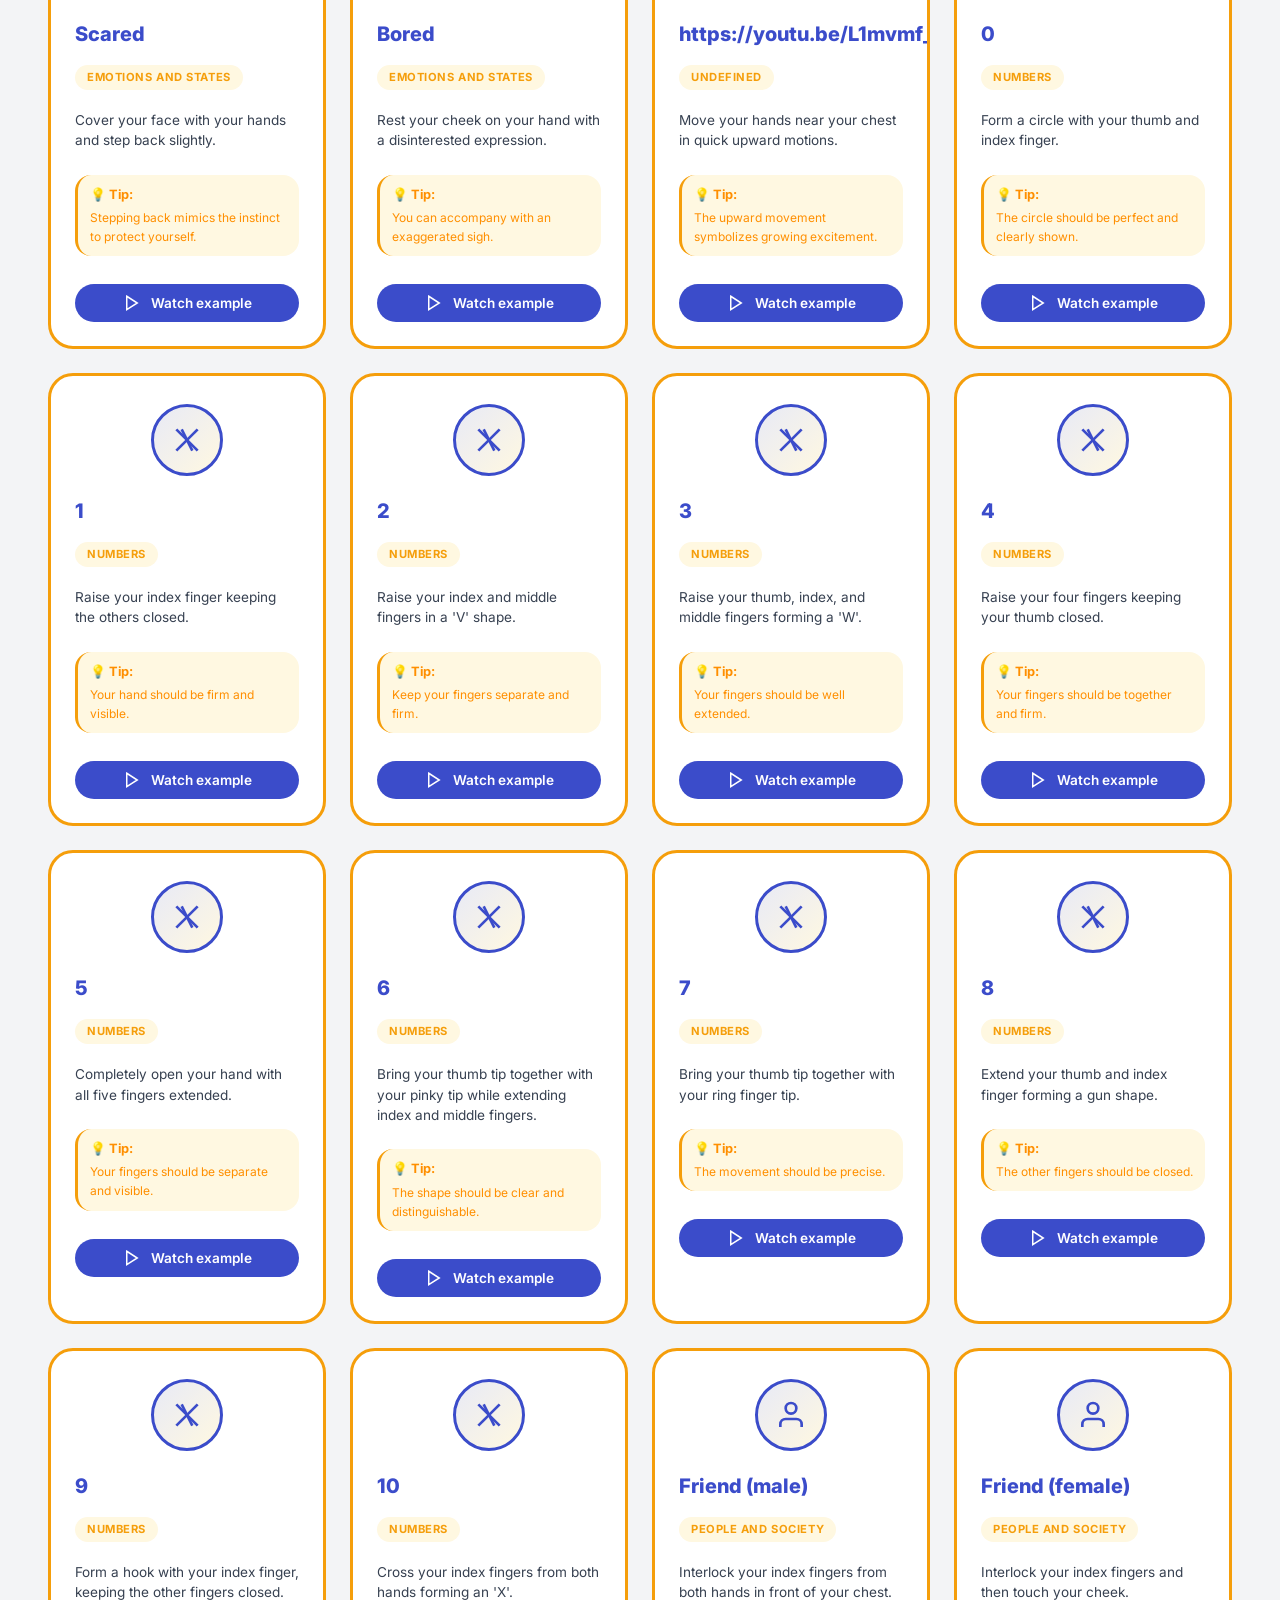
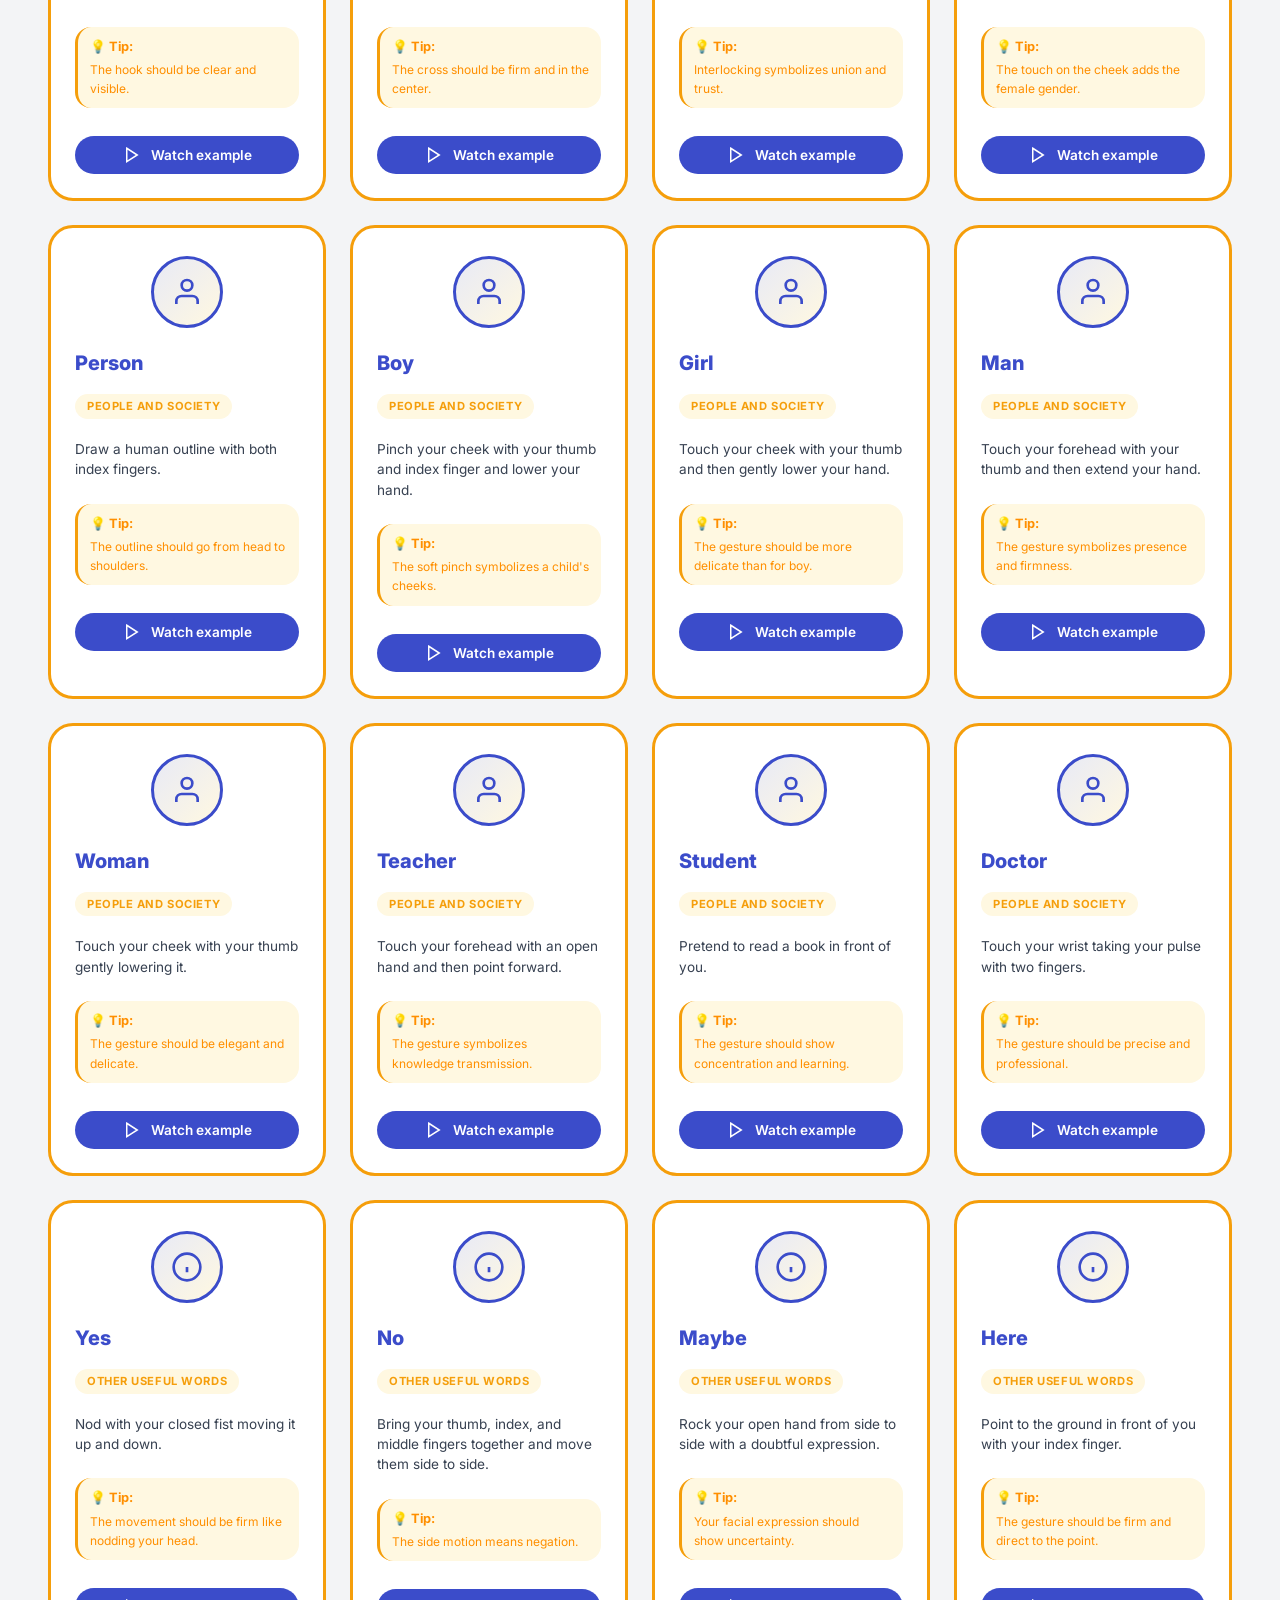
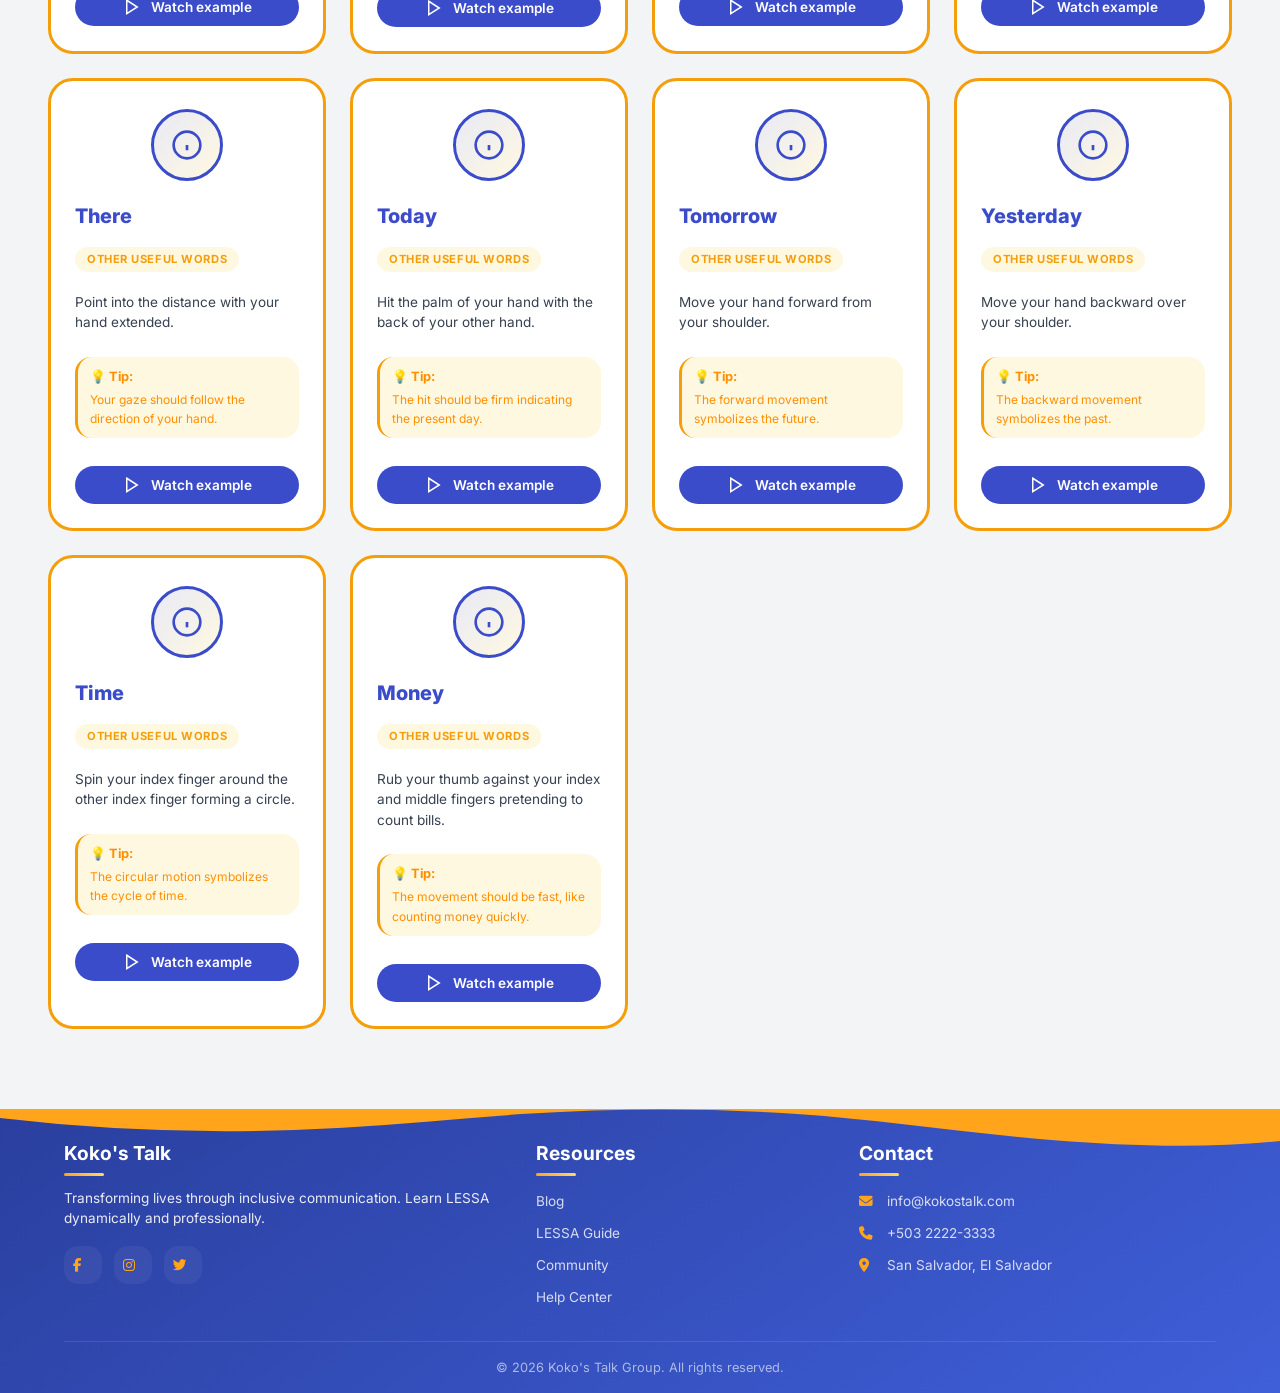
<file: Dic.html>
<!DOCTYPE html>
<html lang="en">
<head>
    <meta charset="UTF-8">
    <meta name="viewport" content="width=device-width, initial-scale=1.0">
    <title>Kokos Talk - Salvadoran Sign Language Dictionary</title>
    <link rel="preconnect" href="https://fonts.googleapis.com">
    <link rel="preconnect" href="https://fonts.gstatic.com" crossorigin>
    <link href="https://fonts.googleapis.com/css2?family=Inter:wght@300;400;500;600;700;800&display=swap" rel="stylesheet">
    <link rel="stylesheet" href="https://cdnjs.cloudflare.com/ajax/libs/font-awesome/6.4.0/css/all.min.css">
    <link rel="stylesheet" href="css/Dic.css">
        <link rel="icon" type="image/png" href="img/logo.png">

</head>
<body>

<div class="top-bar">
    <a href="javascript:history.back()" class="return-btn">
        <svg xmlns="http://www.w3.org/2000/svg" width="24" height="24" viewBox="0 0 24 24" fill="none" stroke="currentColor" stroke-width="2" stroke-linecap="round" stroke-linejoin="round">
            <path d="m15 18-6-6 6-6"/>
        </svg>
        <span>return</span>
    </a>
    
    <div class="header-stats">
        <div class="stat-badge blue">
            <span class="stat-number" id="total-words">0</span>
            <span class="stat-label">words</span>
        </div>
    </div>
</div>

<div class="app-layout">
    <main class="panel-main">
        
        <div class="main-container" style="padding-top: 20px;">
            <div class="shape-left"></div>
            <div class="shape-right"></div>
            <div class="shape-bottom"></div>
            
            <h1 class="main-title">
                Dictionary
                <span class="highlight">LESSA</span>
            </h1>
            <p style="color: #666; margin-bottom: 30px; max-width: 600px; margin-left: auto; margin-right: auto;">
                Explore and learn words in Salvadoran Sign Language
            </p>
        </div>

        <div class="search-section">
            <div class="search-wrapper">
                <svg class="search-icon" width="20" height="20" viewBox="0 0 24 24" fill="none" stroke="currentColor" stroke-width="2.5" stroke-linecap="round">
                    <circle cx="11" cy="11" r="8"/>
                    <path d="m21 21-4.35-4.35"/>
                </svg>
                <input type="text" class="search-input" id="search-input" placeholder="Search word..." autocomplete="off">
                <button class="search-clear" id="search-clear">
                    <svg width="16" height="16" viewBox="0 0 24 24" fill="none" stroke="currentColor" stroke-width="2.5">
                        <line x1="18" y1="6" x2="6" y2="18"/>
                        <line x1="6" y1="6" x2="18" y2="18"/>
                    </svg>
                </button>
            </div>
        </div>

       <div class="filters-bar" id="filters-bar">
    <button class="filter-pill active" data-category="all">All</button>

    <button class="filter-pill" data-category="Greetings and Expressions">
        Greetings and Expressions
    </button>

    <button class="filter-pill" data-category="Family">
        Family
    </button>

    <button class="filter-pill" data-category="Food and Drink">
        Food and Drink
    </button>

    <button class="filter-pill" data-category="Home and Places">
        Home and Places
    </button>

    <button class="filter-pill" data-category="Actions">
        Actions
    </button>

    <button class="filter-pill" data-category="Emotions and States">
        Emotions and States
    </button>

    <button class="filter-pill" data-category="Numbers">
        Numbers
    </button>

    <button class="filter-pill" data-category="People and Society">
        People and Society
    </button>

    <button class="filter-pill" data-category="Other Useful Words">
        Other Useful Words
    </button>
</div>

        <div class="results-bar">
            <span class="results-count" id="results-count">0</span>
            <span class="results-label">words found</span>
        </div>

        <div class="cards-grid" id="cards-grid"></div>
        <div class="empty-state" id="empty-state">
            <div class="empty-icon">
                <svg width="64" height="64" viewBox="0 0 24 24" fill="none" stroke="currentColor" stroke-width="1.5">
                    <circle cx="11" cy="11" r="8"/>
                    <path d="m21 21-4.35-4.35"/>
                    <line x1="8" y1="8" x2="14" y2="14"/>
                    <line x1="14" y1="8" x2="8" y2="14"/>
                </svg>
            </div>
            <h3>No words found</h3>
            <p>Try another word or filter</p>
        </div>
    </main>
</div>

<footer class="footer">
    <div class="wave-top">
        <svg data-name="Layer 1" xmlns="http://www.w3.org/2000/svg" viewBox="0 0 1200 120" preserveAspectRatio="none">
            <path d="M321.39,56.44c58-10.79,114.16-30.13,172-41.86,82.39-16.72,168.19-17.73,250.45-.39C823.78,31,906.67,72,985.66,92.83c70.05,18.48,146.53,26.09,214.34,3V0H0V27.35A600.21,600.21,0,0,0,321.39,56.44Z" class="shape-fill"></path>
        </svg>
    </div>
    <div class="container">
        <div class="footer-content">
            <div class="footer-column">
                <h4>Koko's Talk</h4>
                <p>Transforming lives through inclusive communication. Learn LESSA dynamically and professionally.</p>
                <div class="social-links">
                    <a href="#"><i class="fab fa-facebook-f"></i></a>
                    <a href="#"><i class="fab fa-instagram"></i></a>
                    <a href="#"><i class="fab fa-twitter"></i></a>
                </div>
            </div>
            <div class="footer-column">
                <h4>Resources</h4>
                <ul>
                    <li><a href="#">Blog</a></li>
                    <li><a href="#">LESSA Guide</a></li>
                    <li><a href="#">Community</a></li>
                    <li><a href="#">Help Center</a></li>
                </ul>
            </div>
            <div class="footer-column">
                <h4>Contact</h4>
                <ul>
                    <li><a href="#"><i class="fas fa-envelope"></i> info@kokostalk.com</a></li>
                    <li><a href="#"><i class="fas fa-phone"></i> +503 2222-3333</a></li>
                    <li><a href="#"><i class="fas fa-map-marker-alt"></i> San Salvador, El Salvador</a></li>
                </ul>
            </div>
        </div>
        <div class="footer-bottom">
            <p>&copy; 2026 Koko's Talk Group. All rights reserved.</p>
        </div>
    </div>
</footer>

<script src="JS/Dic.js"></script>

</body>
</html>
</file>
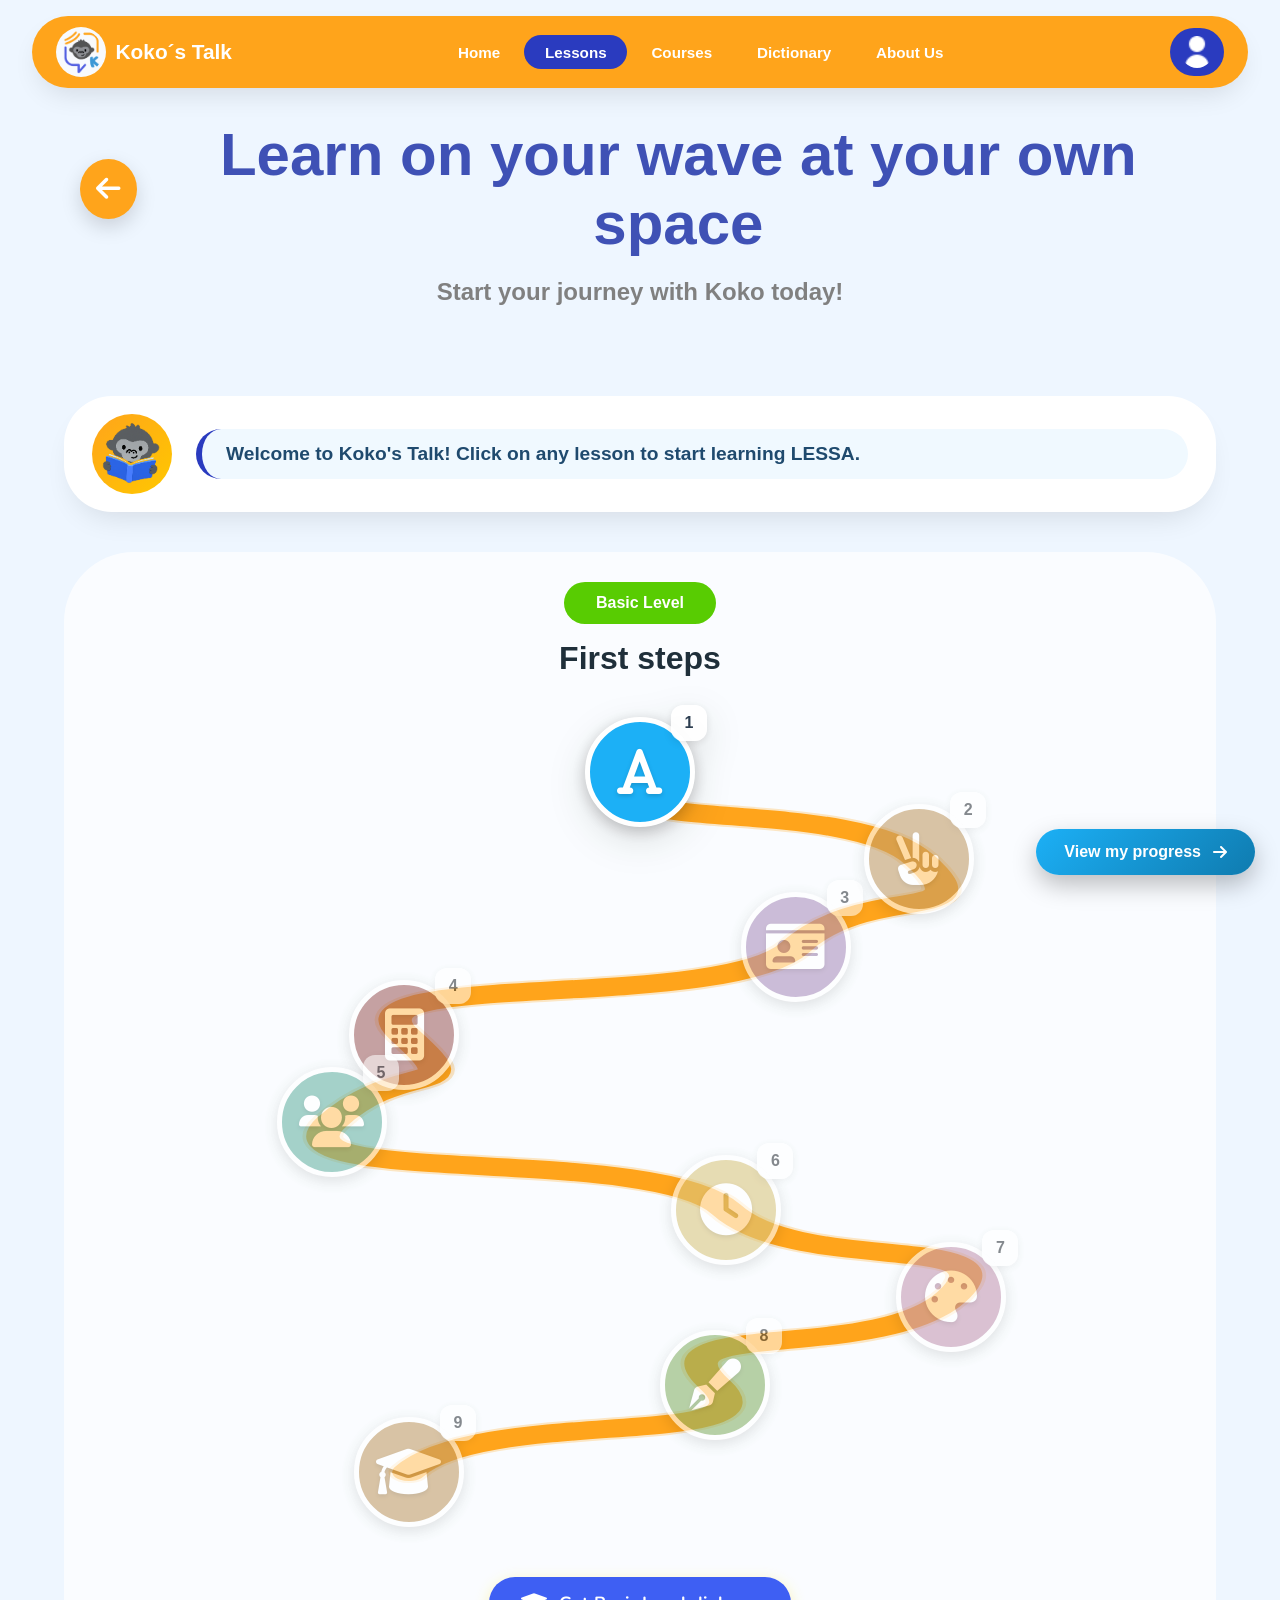
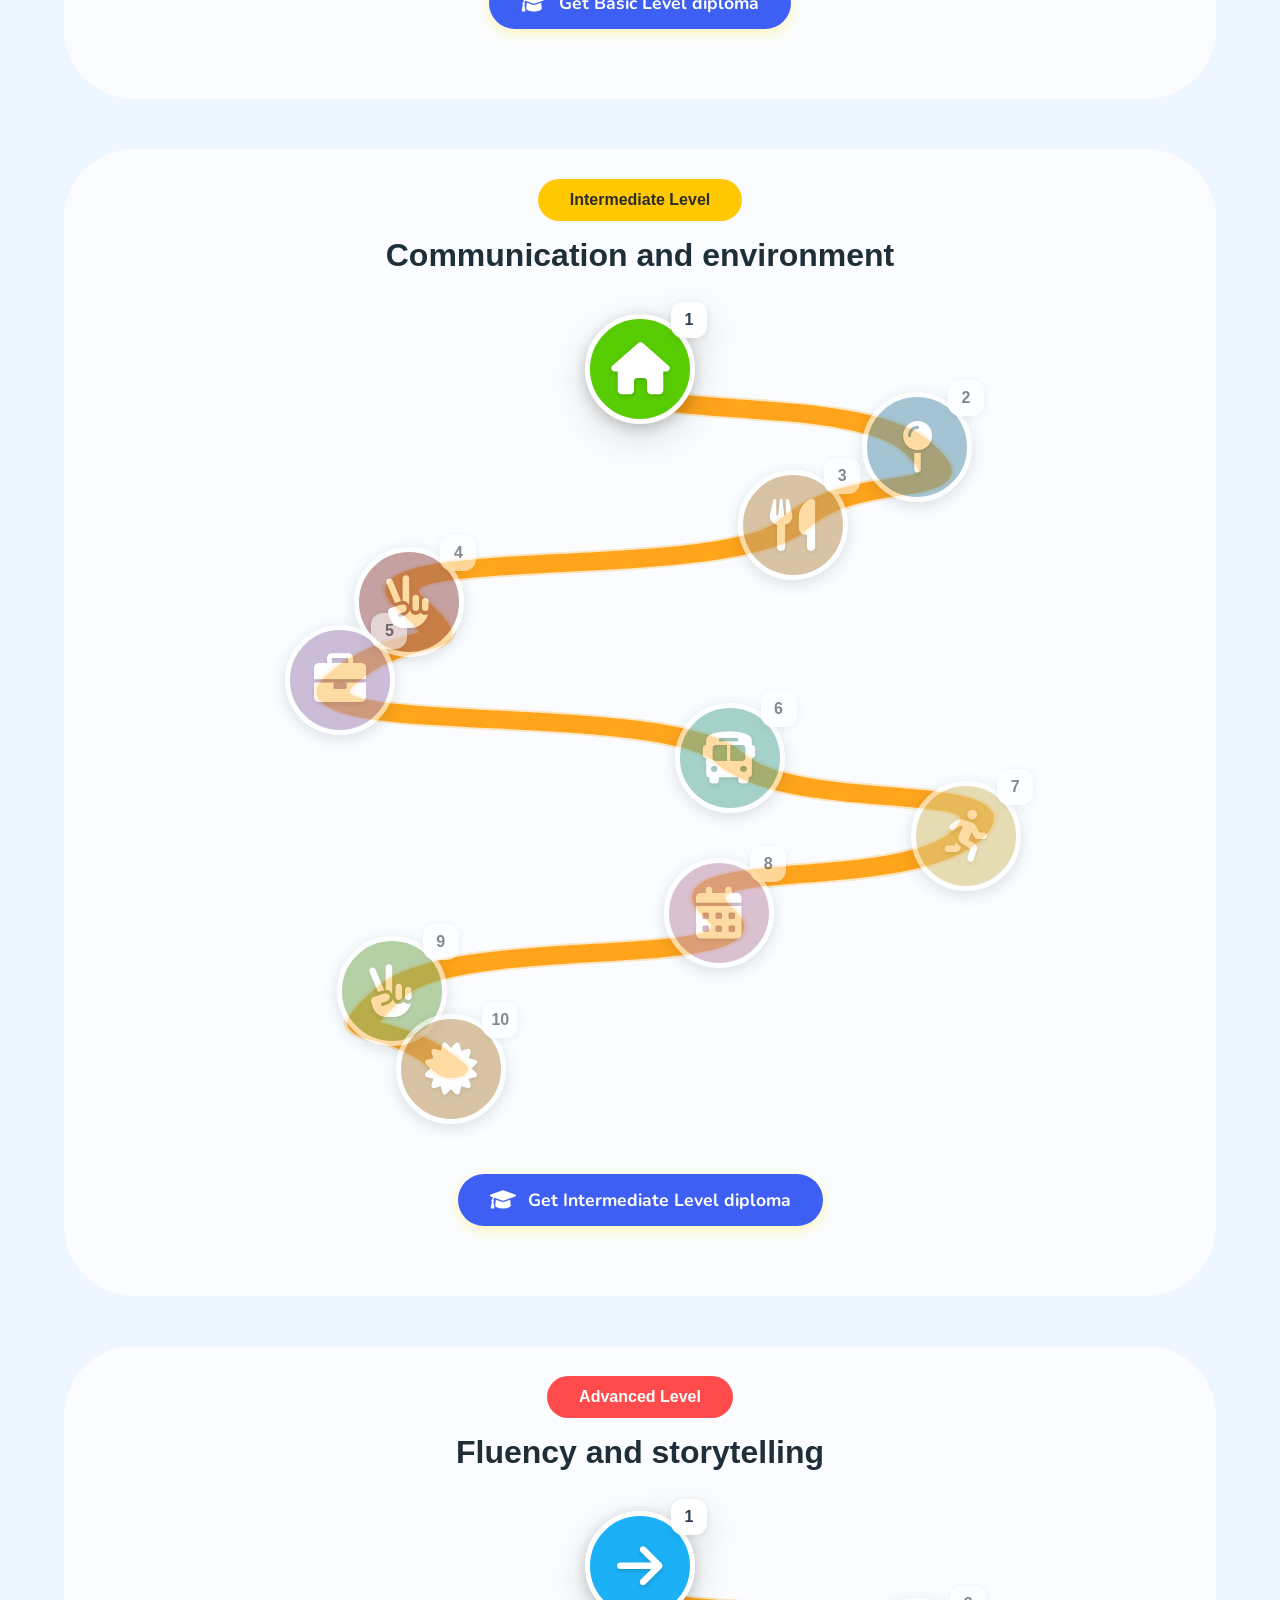
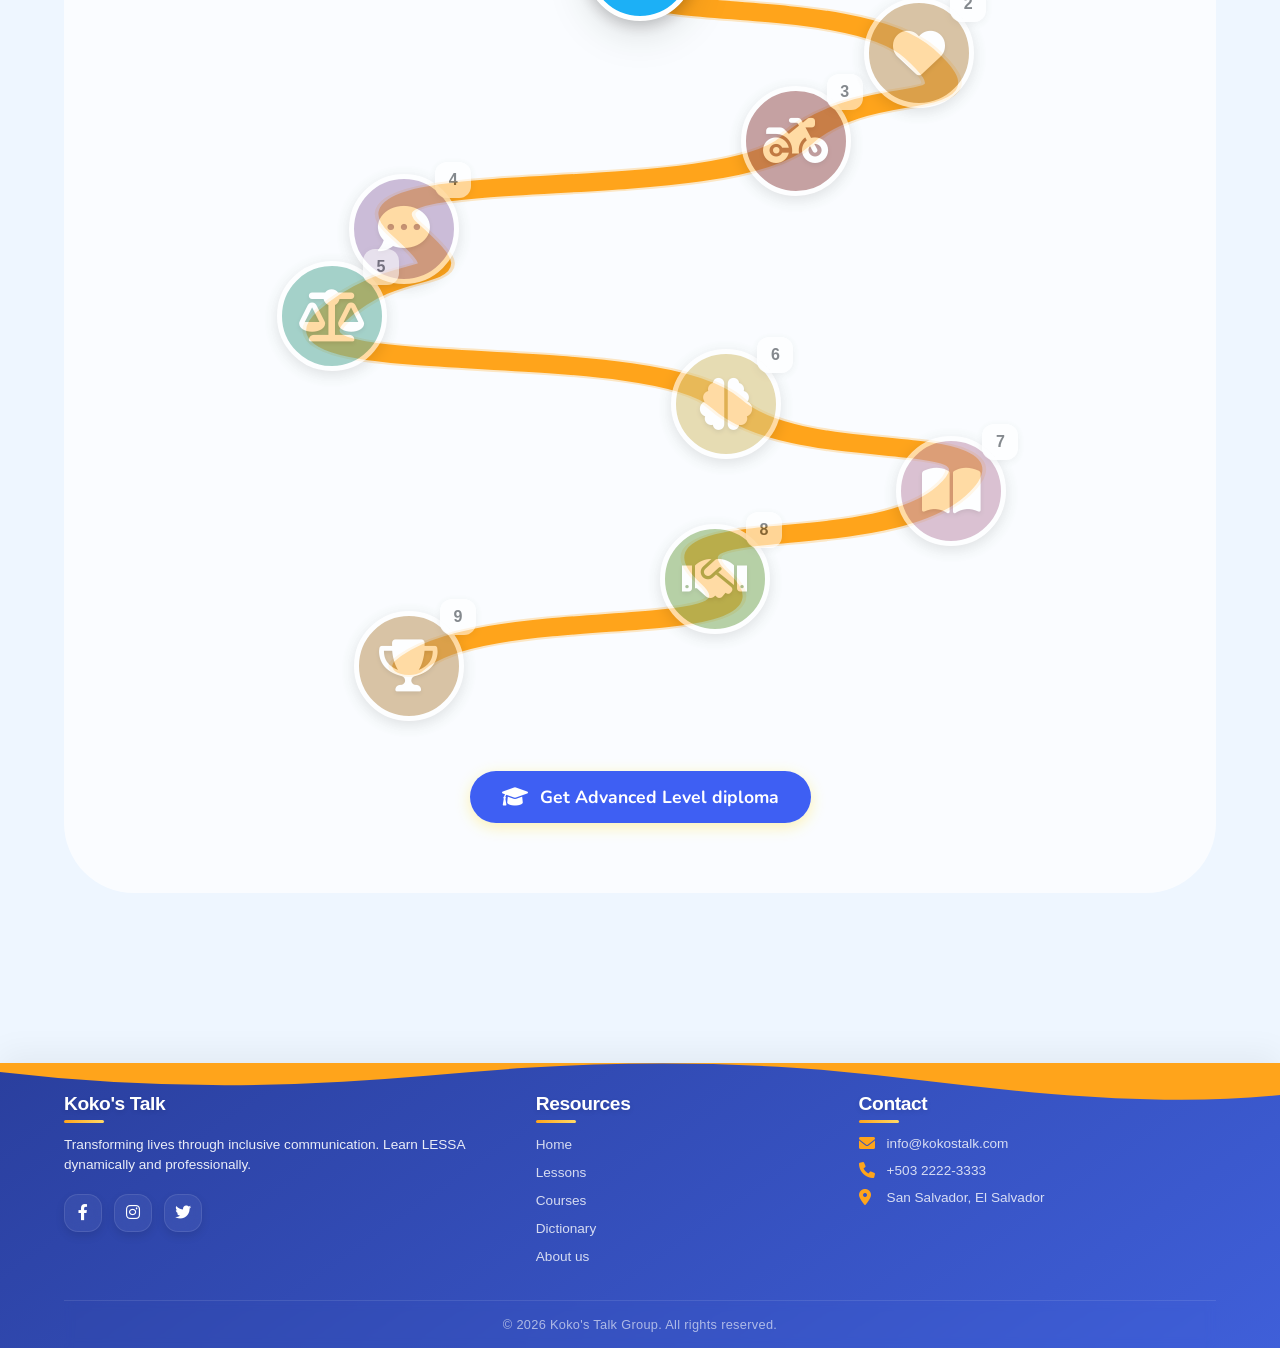
<file: lessonglobal.html>
<!DOCTYPE html>
<html lang="en">
<head>
    <meta charset="UTF-8">
    <meta name="viewport" content="width=device-width, initial-scale=1.0, user-scalable=no">
    <title>KOKO'S - Learn LESSA</title>
    <link href="https://fonts.googleapis.com/css2?family=Nunito:wght@400;600;700;800;900&display=swap" rel="stylesheet">
    <link rel="stylesheet" href="https://cdnjs.cloudflare.com/ajax/libs/font-awesome/6.0.0-beta3/css/all.min.css">
    <link rel="icon" href="img/logo.png" type="image/png">
    <link rel="stylesheet" href="css/lessonglobal.css">
</head>
<body>

<!-- NAVBAR -->
<div class="navbar-container">
  <nav class="navbar" id="mainNav">
    <div class="navbar-inner">
      <div class="brand">
        <img src="img/invitacion/logo.png" alt="Logo">
        <div class="brand-text">Koko´s Talk</div>
      </div>
      <ul class="nav-links">
        <li><a href="index.html">Home</a></li>
        <li><a href="lessonglobal.html" class="active">Lessons</a></li>
        <li><a href="php/cursosglobal.php">Courses</a></li>
        <li><a href="php/diccionario.php">Dictionary</a></li>
        <li><a href="about.html">About Us</a></li>
      </ul>
      <div class="nav-right">
        <div class="email-area">
          <a href="php/accountglobal.php" class="email-icon">
            <img src="img/usuario.png" alt="Account">
          </a>
        </div>
        <!-- Botón hamburguesa -->
        <button class="hamburger" id="hamburger" aria-label="Abrir menú" onclick="toggleMenu()">
          <span></span><span></span><span></span>
        </button>
      </div>
    </div>
    <!-- Menú mobile (oculto por defecto) -->
    <ul class="mobile-menu" id="mobileMenu">
      <li><a href="index.html" class="active">Home</a></li>
      <li><a href="lessonglobal.html">Lessons</a></li>
      <li><a href="php/cursosglobal.php">Courses</a></li>
      <li><a href="php/diccionario.php">Dictionary</a></li>
      <li><a href="about.html">About Us</a></li>
    </ul>
  </nav>
</div>
 <script>
  function toggleMenu() {
    document.getElementById('mobileMenu').classList.toggle('open');
    document.getElementById('hamburger').classList.toggle('open');
  }
</script>


<section class="hero">
    <div class="hero-title-container">
        <div class="back-arrow" id="backArrowBtn" onclick="location.href='index.html'">
            <i class="fas fa-arrow-left"></i>
        </div>
        <h1>Learn on your wave at your own space</h1>
    </div>
    <p>Start your journey with Koko today!</p>
</section>

<div class="main-container">
    <div class="mascot-card">
        <div class="mascot-avatar">
            <img src="img/invitacion/miniicon.png" alt="">
        </div>
        <div class="mascot-bubble" id="mascot-message">Koko here. Move along the path and learn LESSA</div>
    </div>

    <!-- Basic Level -->
    <div class="level-section">
        <div class="section-header">
            <div class="section-badge badge-basic">Basic Level</div>
            <h2 class="section-title">First steps</h2>
        </div>
        <div class="path-container" id="basic-path">
            <svg class="path-svg" viewBox="0 0 600 820" preserveAspectRatio="none">
                <path class="path-line-svg path-bg" d=""/>
                <path class="path-line-svg path-fill" id="basic-path-fill" d=""/>
            </svg>
        </div>
        <div class="diploma-btn-container">
            <button class="diploma-btn" onclick="checkAndGetDiploma('basico')">
                <i class="fas fa-graduation-cap"></i> Get Basic Level diploma
            </button>
        </div>
    </div>

    <!-- Intermediate Level -->
    <div class="level-section">
        <div class="section-header">
            <div class="section-badge badge-intermediate">Intermediate Level</div>
            <h2 class="section-title">Communication and environment</h2>
        </div>
        <div class="path-container" id="intermediate-path">
            <svg class="path-svg" viewBox="0 0 600 820" preserveAspectRatio="none">
                <path class="path-line-svg path-bg" d=""/>
                <path class="path-line-svg path-fill" id="inter-path-fill" d=""/>
            </svg>
        </div>
        <div class="diploma-btn-container">
            <button class="diploma-btn" onclick="checkAndGetDiploma('intermedio')">
                <i class="fas fa-graduation-cap"></i> Get Intermediate Level diploma
            </button>
        </div>
    </div>

    <!-- Advanced Level -->
    <div class="level-section">
        <div class="section-header">
            <div class="section-badge badge-advanced">Advanced Level</div>
            <h2 class="section-title">Fluency and storytelling</h2>
        </div>
        <div class="path-container" id="advanced-path">
            <svg class="path-svg" viewBox="0 0 600 820" preserveAspectRatio="none">
                <path class="path-line-svg path-bg" d=""/>
                <path class="path-line-svg path-fill" id="adv-path-fill" d=""/>
            </svg>
        </div>
        <div class="diploma-btn-container">
            <button class="diploma-btn" onclick="checkAndGetDiploma('avanzado')">
                <i class="fas fa-graduation-cap"></i> Get Advanced Level diploma
            </button>
        </div>
    </div>
</div>

<div class="stats-floating" id="progress-button">
    <span>View my progress</span>
    <i class="fas fa-arrow-right"></i>
</div>

<div class="celebration" id="celebration"></div>
<div class="completion-popup" id="completion-popup">Lesson Completed</div>

<div id="lessonModal" class="lesson-modal">
    <div class="modal-content">
        <div class="modal-header">
            <h2 id="modalTitle">Lesson</h2>
            <button class="close-modal" id="closeModalBtn">&times;</button>
        </div>
        
        <div class="videos-grid" id="videosGrid"></div>

        <div class="modal-description" id="modalDescription">
            <h3>Sign description</h3>
            <p id="modalDescText"></p>
        </div>

        <div class="tips-section" id="tipsSection">
            <h3>Tips for the sign</h3>
            <ul id="tipsList"></ul>
        </div>

        <div class="game-area">
            <h3>Mini game: What did you learn?</h3>
            <div id="questionsContainer"></div>
            <button id="completeLessonBtn" class="complete-lesson-btn" disabled>Complete Lesson</button>
        </div>
    </div>
</div>

<!-- Progress Modal -->
<div id="progressModal" class="progress-modal">
    <div class="progress-modal-content">
        <div class="progress-modal-header">
            <h2>My Progress</h2>
            <button class="close-progress-modal" id="closeProgressModal">&times;</button>
        </div>
        
        <div class="progress-stats">
            <div class="progress-circle-container">
                <div class="progress-circle" id="progressCircle">
                    <div class="progress-circle-inner">
                        <span class="progress-percent" id="progressPercent">0%</span>
                        <span class="progress-label">Completed</span>
                    </div>
                </div>
            </div>
            
            <div class="progress-details">
                <div class="progress-item">
                    <div class="progress-level-info">
                        <span class="level-dot basic-dot"></span>
                        <span>Basic Level</span>
                    </div>
                    <div class="progress-bar-container">
                        <div class="progress-bar basic-bar" id="basicProgressBar"></div>
                    </div>
                    <span class="progress-text" id="basicProgressText">0/10</span>
                </div>
                
                <div class="progress-item">
                    <div class="progress-level-info">
                        <span class="level-dot intermediate-dot"></span>
                        <span>Intermediate Level</span>
                    </div>
                    <div class="progress-bar-container">
                        <div class="progress-bar intermediate-bar" id="intermediateProgressBar"></div>
                    </div>
                    <span class="progress-text" id="intermediateProgressText">0/10</span>
                </div>
                
                <div class="progress-item">
                    <div class="progress-level-info">
                        <span class="level-dot advanced-dot"></span>
                        <span>Advanced Level</span>
                    </div>
                    <div class="progress-bar-container">
                        <div class="progress-bar advanced-bar" id="advancedProgressBar"></div>
                    </div>
                    <span class="progress-text" id="advancedProgressText">0/9</span>
                </div>
            </div>
            
            <div class="progress-motivation" id="progressMotivation">
                Keep learning
            </div>
        </div>
    </div>
</div>

<!-- Diploma Warning Modal -->
<div id="diplomaWarningModal" class="warning-modal">
    <div class="warning-modal-content">
        <div class="warning-modal-header">
            <i class="fas fa-exclamation-triangle"></i>
            <h3>You cannot get the diploma</h3>
        </div>
        <div class="warning-modal-body">
            <p>To get the diploma for this level, you must first complete all lessons in the level:</p>
            <div id="missingLevelsInfo"></div>
        </div>
        <div class="warning-modal-footer">
            <button onclick="closeWarningModal()">Got it, I'll keep learning</button>
        </div>
    </div>
</div>

<!-- FOOTER -->
  <footer class="footer">
    <div class="wave-top">
      <svg data-name="Layer 1" xmlns="http://www.w3.org/2000/svg" viewBox="0 0 1200 120" preserveAspectRatio="none">
        <path
          d="M321.39,56.44c58-10.79,114.16-30.13,172-41.86,82.39-16.72,168.19-17.73,250.45-.39C823.78,31,906.67,72,985.66,92.83c70.05,18.48,146.53,26.09,214.34,3V0H0V27.35A600.21,600.21,0,0,0,321.39,56.44Z"
          class="shape-fill"></path>
      </svg>
    </div>

    <div class="container">
      <div class="footer-content">
        <div class="footer-column">
          <h4>Koko's Talk</h4>
          <p>Transforming lives through inclusive communication. Learn LESSA dynamically and professionally.</p>
          <div class="social-links">
            <a href="#"><i class="fab fa-facebook-f"></i></a>
            <a href="#"><i class="fab fa-instagram"></i></a>
            <a href="#"><i class="fab fa-twitter"></i></a>
            
          </div>
        </div>
        <div class="footer-column">
          <h4>Resources</h4>
          <ul>
             <li><a href="index.html">Home</a></li>
             <li><a href="lessonglobal.html">Lessons</a></li>
             <li><a href="php/cursosglobal.php">Courses</a></li>
             <li><a href="php/diccionario.php">Dictionary</a></li>
             <li><a href="about.html">About us</a></li>
          </ul>
        </div>
        <div class="footer-column">
          <h4>Contact</h4>
          <ul>
            <li><a href="mailto:info@kokostalk.com"><i class="fas fa-envelope"></i> info@kokostalk.com</a></li>
            <li><a href="tel:+50322223333"><i class="fas fa-phone"></i> +503 2222-3333</a></li>
            <li><a href="#"><i class="fas fa-map-marker-alt"></i> San Salvador, El Salvador</a></li>
          </ul>
        </div>
      </div>
      <div class="footer-bottom">
        <p>&copy; 2026 Koko's Talk Group. All rights reserved.</p>
      </div>
    </div>
  </footer>

<script src="JS/lessonglobal.js"></script>
</body>
</html>
</file>
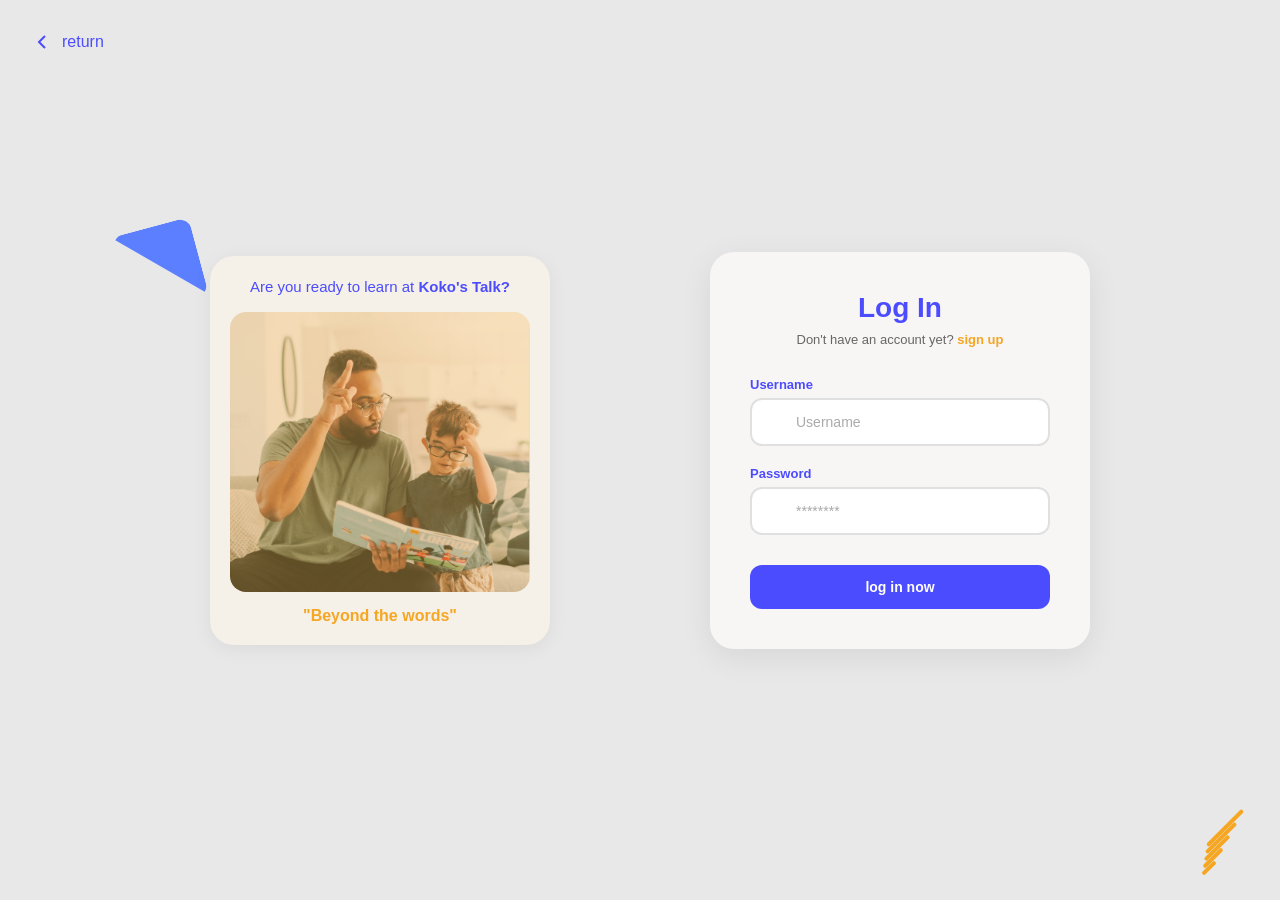
<file: login.html>
<!DOCTYPE html>
<html lang="en">
<head>
    <meta charset="UTF-8">
    <meta name="viewport" content="width=device-width, initial-scale=1.0">
    <title>Koko's Talk - Log In</title>
    <link rel="stylesheet" href="css/login.css">
    <link rel="icon" href="img/logo.png" type="image/png">
</head>

<body>

<a href="index.html" class="return-btn">
    <svg xmlns="http://www.w3.org/2000/svg" width="24" height="24" viewBox="0 0 24 24" fill="none" stroke="currentColor" stroke-width="2">
        <path d="m15 18-6-6 6-6"/>
    </svg>
    <span>return</span>
</a>

<main class="main-container">
    <div class="content-wrapper">
 
        <!-- IZQUIERDA -->
        <div class="left-column">
            <div class="blue-arrow"></div>

            <div class="promo-card">
                <div class="promo-text-top">
                    <p>Are you ready to learn at <strong>Koko's Talk?</strong></p>
                </div>

                <div class="promo-image">
                    <img src="img/login2.png" alt="Descripción">
                </div>

                <div class="promo-text-bottom">
                    <span class="subtitulo">"Beyond the words"</span>
                </div>
            </div>
        </div>

        <!-- DERECHA -->
        <div class="right-column">
            <div class="login-card">

                <h1 class="login-title">Log In</h1>

                <p class="signup-text">
                    Don't have an account yet?
                    <a href="register.html" class="signup-link">sign up</a>
                </p>

                <!-- FORM (CORREGIDO) -->
                <form class="login-form" action="php/login.php" method="POST">

                    <div class="form-group">
                        <label class="form-label">Username</label>
                        <div class="input-wrapper">
                            <input type="text" name="username" class="form-input" placeholder="Username" required>
                        </div>
                    </div>

                    <div class="form-group">
                        <label class="form-label">Password</label>
                        <div class="input-wrapper">
                            <input type="password" name="password" class="form-input" placeholder="********" required>
                        </div>
                    </div>

                    <button type="submit" class="login-button">
                        log in now
                    </button>

                </form>

            </div>
        </div>

    </div>
</main>

<div class="decorative-lines">
    <div class="diagonal-line"></div>
    <div class="diagonal-line"></div>
    <div class="diagonal-line"></div>
    <div class="diagonal-line"></div>
    <div class="diagonal-line"></div>
</div>

</body>
</html>
</file>
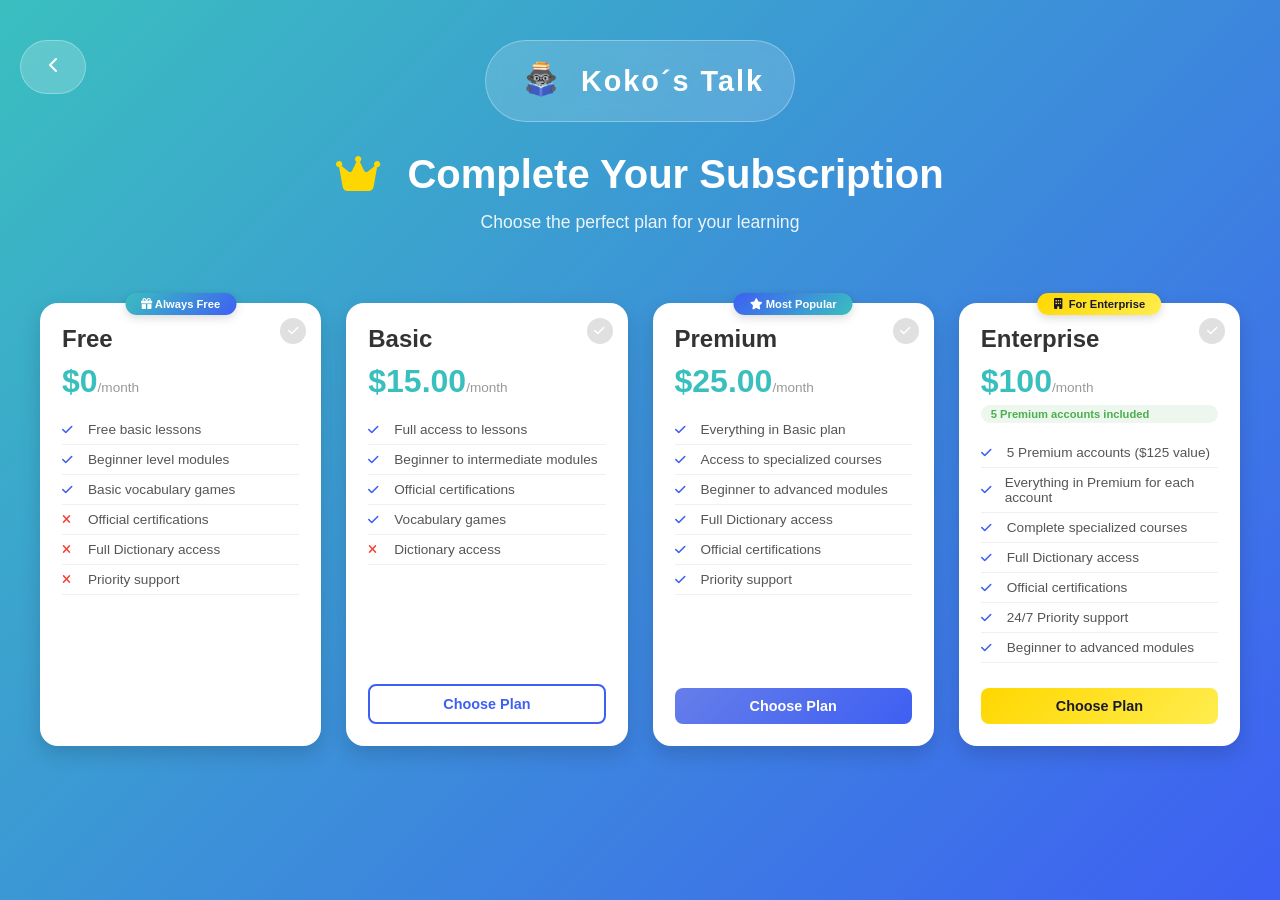
<file: planes.html>
<!DOCTYPE html>
<html lang="en">
<head>
    <meta charset="UTF-8">
    <meta name="viewport" content="width=device-width, initial-scale=1.0">
    <title>Payment - Subscription</title>
    <link rel="stylesheet" href="https://cdnjs.cloudflare.com/ajax/libs/font-awesome/6.4.0/css/all.min.css">
    <link rel="stylesheet" href="css/planes.css">
</head>
<body>

    <a href="index.html" class="return-btn">
        <svg xmlns="http://www.w3.org/2000/svg" width="24" height="24" viewBox="0 0 24 24" fill="none" stroke="currentColor" stroke-width="2" stroke-linecap="round" stroke-linejoin="round">
            <path d="m15 18-6-6 6-6"/>
        </svg>
    </a>

    <div class="container">
        <div class="logo-container">
            <div class="logo" id="logoMascota">
                <img src="img/Koko.png.png" alt="Koko Mascot" class="logo-icon">
                <span class="logo-text">Koko´s Talk</span>
            </div>
        </div>

        <h1><i class="fas fa-crown"></i> Complete Your Subscription</h1>
        <p class="subtitle">Choose the perfect plan for your learning</p>

        <section class="pricing">
            <div class="pricing-grid">
                <!-- Free Plan -->
                <div class="pricing-card" data-plan="free" data-price="0" onclick="selectPlan(this)">
                    <div class="free-badge"><i class="fas fa-gift"></i> Always Free</div>
                    <div class="select-indicator"><i class="fas fa-check"></i></div>
                    <h3 class="pricing-name">Free</h3>
                    <div class="pricing-price">$0<span>/month</span></div>
                    <ul class="pricing-features">
                        <li><i class="fas fa-check"></i> Free basic lessons</li>
                        <li><i class="fas fa-check"></i> Beginner level modules</li>
                        <li><i class="fas fa-check"></i> Basic vocabulary games</li>
                        <li><i class="fas fa-times"></i> Official certifications</li>
                        <li><i class="fas fa-times"></i> Full Dictionary access</li>
                        <li><i class="fas fa-times"></i> Priority support</li>
                    </ul>
                </div>

                <!-- Basic Plan -->
                <div class="pricing-card" data-plan="basic" data-price="15.00" onclick="selectPlan(this)">
                    <div class="select-indicator"><i class="fas fa-check"></i></div>
                    <h3 class="pricing-name">Basic</h3>
                    <div class="pricing-price">$15.00<span>/month</span></div>
                    <ul class="pricing-features">
                        <li><i class="fas fa-check"></i> Full access to lessons</li>
                        <li><i class="fas fa-check"></i> Beginner to intermediate modules</li>
                        <li><i class="fas fa-check"></i> Official certifications</li>
                        <li><i class="fas fa-check"></i> Vocabulary games</li>
                        <li><i class="fas fa-times"></i> Dictionary access</li>
                    </ul>
                    <button class="btn btn-outline suscribirse-btn" data-accion="Basic Plan" onclick="event.stopPropagation(); selectPlan(this.closest('.pricing-card'))">
                        Choose Plan
                    </button>
                </div>

                <!-- Premium Plan -->
                <div class="pricing-card" data-plan="premium" data-price="25.00" onclick="selectPlan(this)">
                    <div class="popular-badge"><i class="fas fa-star"></i> Most Popular</div>
                    <div class="select-indicator"><i class="fas fa-check"></i></div>
                    <h3 class="pricing-name">Premium</h3>
                    <div class="pricing-price">$25.00<span>/month</span></div>
                    <ul class="pricing-features">
                        <li><i class="fas fa-check"></i> Everything in Basic plan</li>
                        <li><i class="fas fa-check"></i> Access to specialized courses</li>
                        <li><i class="fas fa-check"></i> Beginner to advanced modules</li>
                        <li><i class="fas fa-check"></i> Full Dictionary access</li>
                        <li><i class="fas fa-check"></i> Official certifications</li>
                        <li><i class="fas fa-check"></i> Priority support</li>
                    </ul>
                    <button class="btn btn-cobalt suscribirse-btn" data-accion="Premium Plan" onclick="event.stopPropagation(); selectPlan(this.closest('.pricing-card'))">
                        Choose Plan
                    </button>
                </div>

                <!-- Enterprise Plan -->
                <div class="pricing-card" data-plan="enterprise" data-price="100.00" onclick="selectPlan(this)">
                    <div class="enterprise-badge"><i class="fas fa-building"></i> For Enterprise</div>
                    <div class="select-indicator"><i class="fas fa-check"></i></div>
                    <h3 class="pricing-name">Enterprise</h3>
                    <div class="pricing-price">$100<span>/month</span></div>
                    <div class="enterprise-sub">5 Premium accounts included</div>
                    <ul class="pricing-features">
                        <li><i class="fas fa-check"></i> 5 Premium accounts ($125 value)</li>
                        <li><i class="fas fa-check"></i> Everything in Premium for each account</li>
                        <li><i class="fas fa-check"></i> Complete specialized courses</li>
                        <li><i class="fas fa-check"></i> Full Dictionary access</li>
                        <li><i class="fas fa-check"></i> Official certifications</li>
                        <li><i class="fas fa-check"></i> 24/7 Priority support</li>
                        <li><i class="fas fa-check"></i> Beginner to advanced modules</li>
                    </ul>
                    <button class="btn btn-enterprise suscribirse-btn" data-accion="Enterprise Plan" onclick="event.stopPropagation(); selectPlan(this.closest('.pricing-card'))">
                        Choose Plan
                    </button>
                </div>
            </div>
        </section>

        <div class="checkout-container" id="checkoutForm">
            <button class="back-btn" onclick="backToPlans()">
                <i class="fas fa-arrow-left"></i> Back to Plans
            </button>

            <div class="checkout-grid">
                <div>
                    <h3 class="section-title">
                        <i class="fas fa-user-circle"></i> Personal Information
                    </h3>
                    
                    <div class="form-row">
                        <div class="form-group">
                            <label for="firstName">First Name</label>
                            <input type="text" id="firstName" placeholder="John" onblur="validateField(this)">
                            <span class="error-message">Please enter your first name</span>
                        </div>
                        <div class="form-group">
                            <label for="lastName">Last Name</label>
                            <input type="text" id="lastName" placeholder="Doe" onblur="validateField(this)">
                            <span class="error-message">Please enter your last name</span>
                        </div>
                    </div>

                    <div class="form-group">
                        <label for="email">Email Address</label>
                        <input type="email" id="email" placeholder="john@email.com" onblur="validateEmail(this)">
                        <span class="error-message">Please enter a valid email</span>
                    </div>

                    <div class="form-group">
                        <label for="phone">Phone Number</label>
                        <input type="tel" id="phone" placeholder="+1 234 567 8900" onblur="validateField(this)">
                        <span class="error-message">Please enter your phone number</span>
                    </div>

                    <h3 class="section-title" style="margin-top: 30px;">
                        <i class="fas fa-credit-card"></i> Payment Method
                    </h3>

                    <div class="payment-methods">
                        <div class="payment-method selected" onclick="selectPayment(this, 'card')">
                            <i class="fas fa-credit-card"></i>
                            <span>Card</span>
                        </div>
                        <div class="payment-method" onclick="selectPayment(this, 'paypal')">
                            <i class="fab fa-paypal"></i>
                            <span>PayPal</span>
                        </div>
                    </div>

                    <div class="card-details active" id="cardDetails">
                        <div class="card-visual">
                            <div class="card-number-display" id="cardDisplay">**** **** **** ****</div>
                            <div class="card-info-display">
                                <span id="nameDisplay">FIRST LAST NAME</span>
                                <span id="expiryDisplay">MM/YY</span>
                            </div>
                        </div>

                        <div class="form-group">
                            <label for="cardNumber">Card Number</label>
                            <input type="text" id="cardNumber" placeholder="1234 5678 9012 3456" maxlength="19" oninput="formatCardNumber(this); updateCardDisplay()">
                        </div>

                        <div class="form-row">
                            <div class="form-group">
                                <label for="expiry">Expiration Date</label>
                                <input type="text" id="expiry" placeholder="MM/YY" maxlength="5" oninput="formatExpiry(this); updateCardDisplay()">
                            </div>
                            <div class="form-group">
                                <label for="cvv">CVV</label>
                                <input type="text" id="cvv" placeholder="123" maxlength="4">
                            </div>
                        </div>
                    </div>

                    <div class="card-details" id="paypalDetails">
                        <div style="background: #f0f4ff; padding: 20px; border-radius: 10px; text-align: center;">
                            <i class="fab fa-paypal" style="font-size: 3rem; color: #003087; margin-bottom: 15px;"></i>
                            <p>You will be redirected to PayPal to complete your payment securely.</p>
                        </div>
                    </div>
                </div>

                <div>
                    <h3 class="section-title">
                        <i class="fas fa-receipt"></i> Order Summary
                    </h3>
                    
                    <div class="order-summary">
                        <div class="summary-row">
                            <span>Selected plan:</span>
                            <strong id="summaryPlan">Premium</strong>
                        </div>
                        <div class="summary-row">
                            <span>Monthly price:</span>
                            <span id="summaryPrice">$25.00</span>
                        </div>
                        <div class="summary-row">
                            <span>Period:</span>
                            <span>Monthly</span>
                        </div>
                        <div class="summary-row discount" id="discountRow" style="display: none;">
                            <span>Discount (20%):</span>
                            <span id="discountAmount">-$5.00</span>
                        </div>
                        <div class="summary-row total">
                            <span>Total to pay:</span>
                            <span id="summaryTotal">$25.00</span>
                        </div>
                    </div>

                    <div class="form-group" style="margin-top: 20px;" id="couponSection">
                        <label for="coupon">Discount Code (optional)</label>
                        <div style="display: flex; gap: 10px;">
                            <input type="text" id="coupon" placeholder="INTRO20" style="flex: 1;">
                            <button class="btn btn-outline" style="width: auto; padding: 12px 20px;" onclick="applyCoupon()">Apply</button>
                        </div>
                    </div>

                    <button class="btn btn-success" style="margin-top: 25px; padding: 18px;" onclick="processPayment()">
                        <i class="fas fa-lock"></i> Pay Now
                    </button>

                    <div class="secure-badge">
                        <i class="fas fa-shield-alt"></i>
                        <span>Secure payment with 256-bit SSL encryption</span>
                    </div>

                    <div style="text-align: center; margin-top: 15px; color: #999; font-size: 0.9rem;">
                        <i class="fas fa-sync-alt"></i> You can cancel anytime
                    </div>
                </div>
            </div>
        </div>
    </div>

    <div class="modal-overlay" id="successModal">
        <div class="modal">
            <div class="success-icon">
                <i class="fas fa-check-circle"></i>
            </div>
            <h2>Payment Successful!</h2>
            <p>Your subscription has been successfully activated.</p>
            <div class="selected-plan-info">
                <strong id="modalPlanName">Premium Plan</strong><br>
                <span id="modalPlanPrice">$25.00/month</span>
            </div>
            <p style="font-size: 0.9rem; color: #666;">
                We have sent a confirmation email to <strong id="modalEmail">john@email.com</strong>
            </p>
            <button class="btn btn-cobalt" style="margin-top: 20px;" onclick="window.location.href='index.html'">
                <i class="fas fa-home"></i> Back to Home
            </button>
        </div>
    </div>

    <script src="JS/planes.js"></script>
</body>
</html>
</file>
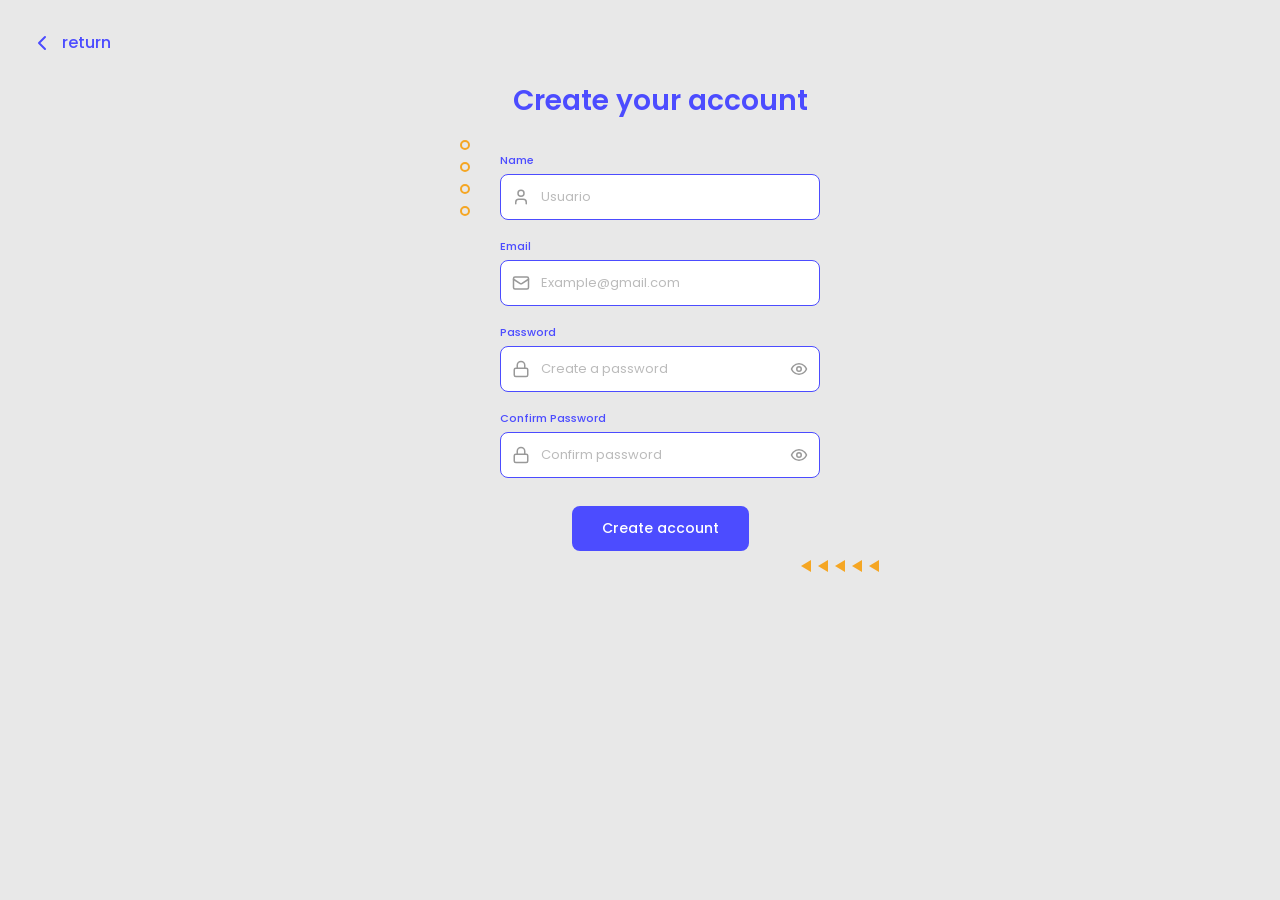
<file: register.html>
<!DOCTYPE html>
<html lang="es">
<head>
    <meta charset="UTF-8">
    <meta name="viewport" content="width=device-width, initial-scale=1.0">
    <title>Create Your Account</title>
    <link href="https://fonts.googleapis.com/css2?family=Poppins:wght@300;400;500;600&display=swap" rel="stylesheet">
    <link rel="stylesheet" href="css/register.css">
        <link rel="icon" href="img/logo.png" type="image/png">

</head>
<body>
    <a href="login.html" class="return-btn">
        <svg xmlns="http://www.w3.org/2000/svg" width="24" height="24" viewBox="0 0 24 24" fill="none" stroke="currentColor" stroke-width="2" stroke-linecap="round" stroke-linejoin="round">
            <path d="m15 18-6-6 6-6"/>
        </svg>
        <span>return</span>
    </a>
    
    <main class="main-container">
        <div class="form-wrapper">
            <div class="decorative-circles">
                <div class="circle"></div>
                <div class="circle"></div>
                <div class="circle"></div>
                <div class="circle"></div>
            </div>

            <div class="form-content">
                <h1 class="form-title">Create your account</h1>
                <form id="registerForm" class="register-form" action="php/register.php" method="POST">
                    <div class="input-group">
                        <label class="input-label">Name</label>
                        <div class="input-wrapper">
                            <div class="input-icon">
                                <svg xmlns="http://www.w3.org/2000/svg" width="18" height="18" viewBox="0 0 24 24" fill="none" stroke="currentColor" stroke-width="2" stroke-linecap="round" stroke-linejoin="round">
                                    <path d="M19 21v-2a4 4 0 0 0-4-4H9a4 4 0 0 0-4 4v2"/>
                                    <circle cx="12" cy="7" r="4"/>
                                </svg>
                            </div>
                            <input type="text" id="username" name="username" class="form-input" placeholder="Usuario" required>
                        </div>
                        <span class="error-message">Please enter your name</span>
                    </div>
                    

                    <div class="input-group">
                        <label class="input-label">Email</label>
                        <div class="input-wrapper">
                            <div class="input-icon">
                                <svg xmlns="http://www.w3.org/2000/svg" width="18" height="18" viewBox="0 0 24 24" fill="none" stroke="currentColor" stroke-width="2" stroke-linecap="round" stroke-linejoin="round">
                                    <rect width="20" height="16" x="2" y="4" rx="2"/>
                                    <path d="m22 7-8.97 5.7a1.94 1.94 0 0 1-2.06 0L2 7"/>
                                </svg>
                            </div>
                            <input type="email" id="email" name="email" class="form-input" placeholder="Example@gmail.com" required>
                        </div>
                        <span class="error-message">Please enter a valid email</span>
                    </div>

                    <div class="input-group">
                        <label class="input-label">Password</label>
                        <div class="input-wrapper">
                            <div class="input-icon">
                                <svg xmlns="http://www.w3.org/2000/svg" width="18" height="18" viewBox="0 0 24 24" fill="none" stroke="currentColor" stroke-width="2" stroke-linecap="round" stroke-linejoin="round">
                                    <rect width="18" height="11" x="3" y="11" rx="2" ry="2"/>
                                    <path d="M7 11V7a5 5 0 0 1 10 0v4"/>
                                </svg>
                            </div>
                            <input type="password" id="password" name="password" class="form-input" placeholder="Create a password" required minlength="6">
                            <button type="button" class="toggle-password" data-target="password">
                                <svg xmlns="http://www.w3.org/2000/svg" width="18" height="18" viewBox="0 0 24 24" fill="none" stroke="currentColor" stroke-width="2" stroke-linecap="round" stroke-linejoin="round" class="eye-icon">
                                    <path d="M2 12s3-7 10-7 10 7 10 7-3 7-10 7-10-7-10-7Z"/>
                                    <circle cx="12" cy="12" r="3"/>
                                </svg>
                                <svg xmlns="http://www.w3.org/2000/svg" width="18" height="18" viewBox="0 0 24 24" fill="none" stroke="currentColor" stroke-width="2" stroke-linecap="round" stroke-linejoin="round" class="eye-off-icon hidden">
                                    <path d="M9.88 9.88a3 3 0 1 0 4.24 4.24"/>
                                    <path d="M10.73 5.08A10.43 10.43 0 0 1 12 5c7 0 10 7 10 7a13.16 13.16 0 0 1-1.67 2.68"/>
                                    <path d="M6.61 6.61A13.526 13.526 0 0 0 2 12s3 7 10 7a9.74 9.74 0 0 0 5.39-1.61"/>
                                    <line x1="2" x2="22" y1="2" y2="22"/>
                                </svg>
                            </button>
                        </div>
                        <span class="error-message">Password must be at least 6 characters</span>
                    </div>

                    <div class="input-group">
                        <label class="input-label">Confirm password</label>
                        <div class="input-wrapper">
                            <div class="input-icon">
                                <svg xmlns="http://www.w3.org/2000/svg" width="18" height="18" viewBox="0 0 24 24" fill="none" stroke="currentColor" stroke-width="2" stroke-linecap="round" stroke-linejoin="round">
                                    <rect width="18" height="11" x="3" y="11" rx="2" ry="2"/>
                                    <path d="M7 11V7a5 5 0 0 1 10 0v4"/>
                                </svg>
                            </div>
                           
                          <input type="password" id="confirmPassword" name="confirmPassword" class="form-input" placeholder="Confirm password" required>
                            <button type="button" class="toggle-password" data-target="confirmPassword">
                                <svg xmlns="http://www.w3.org/2000/svg" width="18" height="18" viewBox="0 0 24 24" fill="none" stroke="currentColor" stroke-width="2" stroke-linecap="round" stroke-linejoin="round" class="eye-icon">
                                    <path d="M2 12s3-7 10-7 10 7 10 7-3 7-10 7-10-7-10-7Z"/>
                                    <circle cx="12" cy="12" r="3"/>
                                </svg>
                                <svg xmlns="http://www.w3.org/2000/svg" width="18" height="18" viewBox="0 0 24 24" fill="none" stroke="currentColor" stroke-width="2" stroke-linecap="round" stroke-linejoin="round" class="eye-off-icon hidden">
                                    <path d="M9.88 9.88a3 3 0 1 0 4.24 4.24"/>
                                    <path d="M10.73 5.08A10.43 10.43 0 0 1 12 5c7 0 10 7 10 7a13.16 13.16 0 0 1-1.67 2.68"/>
                                    <path d="M6.61 6.61A13.526 13.526 0 0 0 2 12s3 7 10 7a9.74 9.74 0 0 0 5.39-1.61"/>
                                    <line x1="2" x2="22" y1="2" y2="22"/>
                                </svg>
                            </button>
                        </div>
                        <span class="error-message">Passwords do not match</span>
                    </div>

                    <button type="submit" class="create-account-btn">Create account</button>
                </form>
            </div>

            <div class="decorative-arrows">
                <div class="arrow"></div>
                <div class="arrow"></div>
                <div class="arrow"></div>
                <div class="arrow"></div>
                <div class="arrow"></div>
            </div>
        </div>
    </main>

    <script src="JS/register.js"></script>
</body>
</html>
</file>
<file: css/index.css>
/* =============================================
   RESET Y CONFIGURACIÓN GLOBAL
   ============================================= */
*,
*::before,
*::after {
  margin: 0;
  padding: 0;
  box-sizing: border-box;
}

:root {
  /* Paleta de colores – así no repito códigos */
  --og:  #F5A623;   /* naranja principal */
  --og2: #E09010;   /* naranja oscuro (hover) */
  --og3: #FFF0D6;   /* naranja clarito */
  --bl:  #3A5BD9;   /* azul */
  --bl2: #2A4BC9;   /* azul más fuerte */
  --bl3: #EEF1FD;   /* azul pastel */
  --tl:  #3ABFBF;   /* turquesa */
  --tl2: #2AAFAF;   /* turquesa oscuro */
  --wh:  #FFFFFF;
  --bg:  #FAFAFA;   /* fondo general */
  --txt: #1A1A2E;   /* texto principal */
  --txt2:#5A5A78;   /* texto secundario */
  --rad: 20px;
  --rad-sm: 12px;
}

body {
  font-family: 'Inter', system-ui, -apple-system, 'Segoe UI', Roboto, Helvetica, Arial, sans-serif;
  min-height: 100vh;
  background: linear-gradient(145deg, #eef2f8 0%, #e0e6ed 100%);
  display: flex;
  flex-direction: column;
  overflow-x: hidden;
}

/* =============================================
   NAVBAR – fija arriba con blur
   ============================================= */
.navbar-container {
  position: absolute;
  top: 0; left: 0;
  width: 100%;
  padding: 1rem 2rem;
  z-index: 1000;
}

.navbar {
  background-color: #ffa41b;
  border-radius: 80px;
  padding: 0.7rem 1.5rem;
  max-width: 1400px;
  margin: 0 auto;
  box-shadow: 0 12px 28px -8px rgba(0,0,0,0.12);
  transition: all 0.3s ease;
}

.navbar-inner {
  display: flex;
  align-items: center;
  justify-content: space-between;
}

.brand {
  display: flex;
  align-items: center;
  gap: 0.6rem;
}

.brand img {
  width: 50px; height: 50px;
  border-radius: 40px;
  background: #f8fafd;
  padding: 0.2rem;
  object-fit: contain;
}

.brand-text {
  font-weight: 700;
  font-size: 1.3rem;
  color: #fff;
}

.nav-links {
  display: flex;
  gap: 0.2rem;
  list-style: none;
  align-items: center;
}

.nav-links li a {
  display: inline-block;
  padding: 0.55rem 1.3rem;
  font-weight: 600;
  font-size: 0.95rem;
  color: #fff;
  text-decoration: none;
  border-radius: 40px;
  transition: background 0.2s;
  white-space: nowrap;
}

.nav-links li a:hover,
.nav-links li a.active {
  background-color: #2a3bbf;
}

.nav-right {
  display: flex;
  align-items: center;
  gap: 0.6rem;
}

.email-area {
  background: #2a3bbf;
  padding: 0.5rem 0.7rem;
  border-radius: 60px;
}

.email-area img {
  width: 32px; height: 32px;
  border-radius: 50%;
  display: block;
}

/* hamburguesa – solo visible en móvil */
.hamburger {
  display: none;
  background: rgba(255,255,255,0.2);
  border: none;
  border-radius: 50%;
  width: 40px; height: 40px;
  cursor: pointer;
  flex-direction: column;
  align-items: center;
  justify-content: center;
  gap: 5px;
  transition: background 0.2s;
}

.hamburger:hover { background: rgba(255,255,255,0.35); }

.hamburger span {
  display: block;
  width: 18px; height: 2px;
  background: #fff;
  border-radius: 2px;
  transition: all 0.3s ease;
  transform-origin: center;
}

.hamburger.open span:nth-child(1) { transform: translateY(7px) rotate(45deg); }
.hamburger.open span:nth-child(2) { opacity: 0; transform: scaleX(0); }
.hamburger.open span:nth-child(3) { transform: translateY(-7px) rotate(-45deg); }

/* menú desplegable móvil */
.mobile-menu {
  display: none;
  flex-direction: column;
  gap: 0.3rem;
  padding: 0.8rem 0 0.2rem;
  border-top: 1px solid rgba(255,255,255,0.25);
  margin-top: 0.6rem;
  list-style: none;
}

.mobile-menu.open { display: flex; }

.mobile-menu li a {
  display: block;
  padding: 0.6rem 1rem;
  font-weight: 600;
  font-size: 0.95rem;
  color: #fff;
  text-decoration: none;
  border-radius: 12px;
  transition: background 0.2s;
}

.mobile-menu li a:hover,
.mobile-menu li a.active { background-color: #2a3bbf; }

@media (max-width: 750px) {
  .navbar-container { padding: 0.8rem 1rem; }
  .navbar {
    border-radius: 24px;
    flex-direction: column;
    align-items: stretch;
    padding: 0.9rem 1rem;
  }
  .nav-links { display: none; }
  .hamburger { display: flex; }
}

/* =============================================
   HERO 1 – Koko y globos
   ============================================= */
.hero-content {
  display: flex;
  align-items: center;
  padding: 80px;
  margin-top: 85px;
  position: relative;
  overflow: hidden;
}

.hero img {
  width: 670px;
}

.hero-text {
  max-width: 500px;
}

.hero-text h1 {
  font-size: 70px;
  color: #3f51b5;
}

.hero-text p {
  color: gray;
  font-size: 30px;
  margin-top: 30px;
  font-weight: 700;
}

.hero-text button {
  margin-top: 30px;
  background: var(--og);
  color: #fff;
  border: none;
  padding: 14px 34px;
  border-radius: 50px;
  font-weight: 700;
  font-size: 1rem;
  cursor: pointer;
  box-shadow: 0 10px 25px rgba(245, 166, 35, 0.35);
  transition: all 0.25s ease;
}

.hero-text button:hover {
  background: var(--og2);
  transform: translateY(-3px);
  box-shadow: 0 14px 35px rgba(245, 166, 35, 0.45);
}

.hero-text button:active {
  transform: translateY(0px) scale(0.97);
  box-shadow: 0 6px 15px rgba(245, 166, 35, 0.3);
}

/* fondo y shapes */
.hero-bg {
  position: absolute;
  top: 0;
  left: 0;
  width: 100%;
  height: 100%;
  z-index: -1;
}

.shape {
  position: absolute;
}

/* Triángulo */
.shape-triangle_orange {
  width: 240px;
  top: 150px;
  right: 60px;
  transform: scale(4.3) rotate(-180deg);
  opacity: 0.9;
}

/* Guante 1 */
.shape-glove1 {
  width: 540px;
  top: 30px;
  right: 250px;
  transform: scale(1);
}

/* Guante 2 */
.shape-glove2 {
  width: 380px;
  bottom: 150px;
  right: 380px;
  transform: scale(1);
}

/* Koko */
.shape-koko {
  position: absolute;
  width: 390px;
  max-width: none;
  top: 150px;
  right: 80px;
  transform: scale(1.5);

  animation:
    fadeInKoko 1s cubic-bezier(0.4, 0, 0.2, 1) forwards,
    breathe 6s ease-in-out infinite 1.2s;
}

/* Responsive */
@media (max-width: 768px) {

  .shape-triangle_orange {
    width: 240px;
    right: -20px;
    top: 100px;
    transform: scale(4.3) rotate(-180deg);
  }

  .shape-glove1 {
    width: 540px;
    right: -120px;
    top: 20px;
  }

  .shape-glove2 {
    width: 380px;
    right: -80px;
    bottom: 50px;
  }

  .shape-koko {
    width: 390px;
    max-width: none;
    right: 20px;
    top: 120px;
    transform: scale(1.5);
  }
}

/* animaciones */
@keyframes fadeInKoko {
  from {
    opacity: 0;
    transform: scale(1.5) translateX(40px);
  }
  to {
    opacity: 1;
    transform: scale(1.5) translateX(0);
  }
}

@keyframes breathe {
  0%, 100% {
    transform: scale(1.5) translateY(0);
  }
  50% {
    transform: scale(1.5) translateY(-10px);
  }
}

@keyframes driftUp {
  0%, 100% {
    transform: translateY(0);
  }
  50% {
    transform: translateY(-8px);
  }
}

@keyframes driftDown {
  0%, 100% {
    transform: scale(4.3) rotate(-180deg) translateY(0);
  }
  50% {
    transform: scale(4.3) rotate(-180deg) translateY(5px);
  }
}

.shape-glove1 {
  animation: driftUp 7s ease-in-out infinite 0.5s;
}

.shape-glove2 {
  animation: driftUp 8.5s ease-in-out infinite 1.5s;
}

.shape-triangle_orange {
  animation: driftDown 10s ease-in-out infinite;
}
/* =============================================
   HERO 2 – la escalera y el triángulo azul
   ============================================= */
.hero-second {
  display: flex;
  align-items: center;
  padding: 80px;
  position: relative;
  overflow: visible;
  flex-direction: row-reverse;
}

.hero-second .hero-text h1 {
  font-size: 60px;
  color: grey;
  margin-top: 80px;
}

.hero-bg-2 .shape-downstep {
  width: 590px;
  left: 90px; top: 150px;
  transform: scale(1.2);
  z-index: 2; /* por encima del triángulo */
}

.hero-bg-2 .shape-triangle.blue {
  width: 1030px;
  right: 700px; top: -30px;
  transform: scale(1.4);
  z-index: 1;
}

.hero-bg-2 .shape-circle.round {
  width: 200px;
  right: 600px; top: 20px;
}

/* =============================================
   CARDS DE MÉTODOS (methods)
   ============================================= */
.methods {
  max-width: 1200px;
  width: 100%;
  margin: 0 auto;
  padding: 38px 24px;
}

.section-top {
  display: flex;
  justify-content: space-between;
  align-items: center;
  margin-bottom: 40px;
}

.method-grid {
  display: grid;
  grid-template-columns: repeat(3, 1fr);
  gap: 70px;
}

.section-h {
  margin-top: 70px;
  font-weight: 900;
  font-size: 3.0rem;
  color: var(--txt2);
}

/* cada tarjeta */
.mcard {
  border-radius: var(--rad);
  padding: 28px 34px;
  cursor: pointer;
  transition: transform 0.2s, box-shadow 0.2s;
  position: relative;
  overflow: hidden;
}

.mcard:hover {
  transform: translateY(-6px);
  box-shadow: 0 16px 40px rgba(0,0,0,0.15);
}

.mcard.m1 { background: var(--bl); }
.mcard.m2 { background: var(--tl2); }
.mcard.m3 { background: var(--bl2); }

.mcard-corner {
  position: absolute;
  width: 90px; height: 90px;
  border-radius: 50%;
  background: rgba(255,255,255,0.07);
  bottom: -22px; right: -22px;
  pointer-events: none;
}

.mcard-corner2 {
  position: absolute;
  width: 50px; height: 50px;
  border-radius: 50%;
  background: rgba(255,255,255,0.05);
  top: -14px; left: -14px;
  pointer-events: none;
}

.mcard-icon {
  width: 52px; height: 52px;
  background: rgba(255,255,255,0.18);
  border-radius: 14px;
  display: flex;
  align-items: center;
  justify-content: center;
  margin-bottom: 18px;
}

.mcard-icon i {
  font-size: 40px;
  color: #fff;
}

.mcard-title {
  font-weight: 900;
  font-size: 2.0rem;
  color: #fff;
  margin-bottom: 10px;
}

.mcard-desc {
  font-size: 1.2rem;
  color: rgba(255,255,255,0.78);
  line-height: 1.6;
  margin-bottom: 24px;
}

.mcard-footer {
  display: flex;
  align-items: center;
  justify-content: space-between;
}

.mcard-line {
  width: 38px; height: 5px;
  background: #f5a523;
  border-radius: 2px;
}

/* =============================================
   SECCIÓN “WHY” – tarjetas con degradado
   ============================================= */
.why {
  display: flex;
  align-items: center;
  justify-content: center;
  gap: 20px;
  margin-top: 80px;
  padding: 60px;
}

.why-left {
  max-width: 500px;
}

.why-h {
  font-size: 60px;
  color: #3f51b5;
  line-height: 1;
  font-weight: 800;
}

.why-right {
  padding: 30px 20px;
  display: grid;
  grid-template-columns: 1fr 1fr;
  gap: 30px;
  align-content: center;
}

.why-card {
  background: linear-gradient(135deg, #3e5ff3, #1f8dcc);
  border-radius: 18px;
  padding: 40px;
  color: white;
  position: relative;
  overflow: hidden;
  transition: all 0.3s ease;
  cursor: pointer;
}

.why-card::before {
  content: "";
  position: absolute;
  width: 200%; height: 200%;
  background: linear-gradient(120deg, transparent, rgba(255,255,255,0.2), transparent);
  top: -50%; left: -50%;
  transform: rotate(25deg);
  transition: 0.5s;
}

.why-card:hover::before { left: 10%; }
.why-card:hover {
  transform: translateY(-8px) scale(1.03);
  box-shadow: 0 20px 40px rgba(0,0,0,0.2);
}

.why-card-title {
  font-size: 1.3rem;
  font-weight: 700;
  color: white;
}

/* imágenes decorativas de “why” */
.why-images { position: relative; }

.why-shape {
  position: absolute;
  width: 400px;
  transition: 0.3s;
}

.why-images .img-1 {
  left: -700px; top: -300px;
  width: 300px;
  transform: scale(1.0) rotate(40deg);
  z-index: -1;
}

.why-images .img-2 {
  left: -400px; top: -400px;
  transform: scale(1);
  z-index: -1;
}

.why-images .img-3 {
  left: -300px; top: -200px;
  transform: scale(1.2);
  z-index: 3;
}

@media (max-width: 600px) {
  .why { grid-template-columns: 1fr; }
  .why-left { padding: 36px 24px 24px; }
  .why-right { padding: 0 24px 36px; }
}

/* =============================================
   BANNER DE PLANES DE PAGO
   ============================================= */
.payment-banner {
  background: linear-gradient(135deg, #3ABFBF 0%, #3e5ff3 50%, #2AAFAF 100%);
  border-radius: 20px;
  margin: 40px auto;
  max-width: 1200px;
  width: calc(100% - 40px);
  position: relative;
  overflow: hidden;
  box-shadow: 0 15px 35px rgba(0,0,0,0.2);
  transition: transform 0.3s ease, box-shadow 0.3s ease;
}

.payment-banner:hover {
  transform: translateY(-5px);
  box-shadow: 0 25px 45px rgba(0,0,0,0.25);
}

.banner-content {
  display: flex;
  align-items: center;
  justify-content: space-between;
  padding: 30px 45px;
  position: relative;
  z-index: 2;
  flex-wrap: wrap;
  gap: 20px;
}

.banner-text {
  flex: 1;
  min-width: 250px;
}

.banner-badge {
  display: inline-block;
  background: rgba(255,255,255,0.25);
  backdrop-filter: blur(5px);
  padding: 6px 14px;
  border-radius: 50px;
  font-size: 0.75rem;
  font-weight: 600;
  letter-spacing: 1px;
  color: white;
  margin-bottom: 15px;
  border: 1px solid rgba(255,255,255,0.3);
}

.banner-text h3 {
  font-size: 1.8rem;
  font-weight: 700;
  color: white;
  margin-bottom: 12px;
  line-height: 1.2;
}

.banner-text p {
  color: rgba(255,255,255,0.95);
  font-size: 1rem;
  line-height: 1.5;
  margin-bottom: 0;
}

.banner-features {
  display: flex;
  gap: 25px;
  margin-top: 15px;
  flex-wrap: wrap;
}

.banner-features span {
  display: flex;
  align-items: center;
  gap: 8px;
  color: white;
  font-size: 0.85rem;
  font-weight: 500;
}

.banner-features span i {
  font-size: 1rem;
  color: #ffd700;
}

.btn-premium {
  background: white;
  border: none;
  padding: 14px 35px;
  border-radius: 50px;
  font-weight: 700;
  font-size: 1rem;
  cursor: pointer;
  transition: all 0.3s ease;
  display: flex;
  align-items: center;
  gap: 12px;
  color: #f5a523;
  box-shadow: 0 5px 15px rgba(0,0,0,0.2);
  font-family: 'Poppins', sans-serif;
}

.btn-premium i {
  font-size: 1.1rem;
  transition: transform 0.3s ease;
}

.btn-premium:hover {
  transform: scale(1.05);
  box-shadow: 0 8px 25px rgba(0,0,0,0.3);
  background: #f8f9ff;
}

.btn-premium:hover i { transform: translateX(5px); }

/* decoraciones del banner */
.banner-deco {
  position: absolute;
  top: 0; left: 0; right: 0; bottom: 0;
  overflow: hidden;
  z-index: 1;
  border-radius: 20px;
}

.banner-deco .deco-circle {
  position: absolute;
  border-radius: 50%;
  background: rgba(255,255,255,0.1);
}

.deco-circle-1 { width: 200px; height: 200px; top: -80px; right: -50px; }
.deco-circle-2 { width: 120px; height: 120px; bottom: -40px; left: -30px; background: rgba(255,255,255,0.08); }
.deco-circle-3 { width: 80px; height: 80px; top: 50%; left: 30%; background: rgba(255,255,255,0.05); }

@media (max-width: 768px) {
  .banner-content {
    padding: 25px 30px;
    flex-direction: column;
    text-align: center;
  }
  .banner-text h3 { font-size: 1.5rem; }
  .banner-features { justify-content: center; }
  .btn-premium { padding: 12px 28px; font-size: 0.9rem; }
}

@media (max-width: 480px) {
  .payment-banner { margin: 30px auto; width: calc(100% - 30px); }
  .banner-content { padding: 20px; }
  .banner-text h3 { font-size: 1.3rem; }
  .banner-features { gap: 15px; }
  .banner-features span { font-size: 0.75rem; }
  .btn-premium { padding: 10px 24px; font-size: 0.85rem; }
}

/* =============================================
   FOOTER – con ola decorativa
   ============================================= */
.footer {
  background: linear-gradient(145deg, #2a3f9e 0%, #3f5fd9 100%);
  color: #fff;
  position: relative;
  padding-top: 30px;
  margin-top: 40px;
  font-family: 'Poppins', sans-serif;
  box-shadow: 0 -10px 30px rgba(0,0,0,0.05);
}

.wave-top {
  position: absolute;
  top: 0; left: 0;
  width: 100%;
  overflow: hidden;
  line-height: 0;
}

.wave-top svg {
  display: block;
  width: 100%; height: 40px;
}

.wave-top .shape-fill {
  fill: #ffa41b;
}

.footer .container {
  max-width: 1200px;
  margin: 0 auto;
  padding: 0 24px;
  position: relative;
  z-index: 2;
}

.footer-content {
  display: grid;
  grid-template-columns: 1.5fr 1fr 1.2fr;
  gap: 25px;
  padding-bottom: 25px;
}

.footer-column h4 {
  font-size: 1.2rem;
  font-weight: 700;
  margin-bottom: 12px;
  color: #fff;
  letter-spacing: -0.02em;
  position: relative;
  padding-bottom: 8px;
  text-shadow: 0 2px 5px rgba(0,0,0,0.1);
}

.footer-column h4::after {
  content: '';
  position: absolute;
  bottom: 0; left: 0;
  width: 40px; height: 3px;
  background: linear-gradient(90deg, #ffa41b, #ffd966);
  border-radius: 3px;
  transition: width 0.3s ease;
}

.footer-column:hover h4::after { width: 60px; }

.footer-column p {
  color: rgba(255,255,255,0.9);
  line-height: 1.5;
  margin-bottom: 15px;
  font-size: 0.85rem;
}

.footer-column ul {
  list-style: none;
  padding: 0; margin: 0;
}

.footer-column ul li { margin-bottom: 8px; }

.footer-column a {
  color: rgba(255,255,255,0.8);
  text-decoration: none;
  transition: all 0.25s ease;
  display: inline-flex;
  align-items: center;
  gap: 8px;
  font-size: 0.85rem;
  font-weight: 400;
  border-bottom: 1px solid transparent;
  padding-bottom: 2px;
}

.footer-column a i {
  width: 20px;
  color: #ffa41b;
  font-size: 1rem;
  transition: transform 0.2s ease;
}

.footer-column a:hover {
  color: #fff;
  transform: translateX(6px);
  border-bottom-color: #ffa41b;
  text-shadow: 0 0 8px rgba(255,165,0,0.5);
}

.footer-column a:hover i { transform: scale(1.2); }

.social-links {
  display: flex;
  gap: 12px;
  margin-top: 18px;
}

.social-links a {
  width: 38px; height: 38px;
  background: rgba(255,255,255,0.05);
  backdrop-filter: blur(8px);
  border-radius: 14px;
  display: flex;
  align-items: center;
  justify-content: center;
  transition: all 0.3s cubic-bezier(0.175, 0.885, 0.32, 1.275);
  color: #fff;
  border: 1px solid rgba(255,255,255,0.1);
  font-size: 1.2rem;
  box-shadow: 0 4px 10px rgba(0,0,0,0.1);
  line-height: 1;
  text-decoration: none;
}

.social-links a i {
  display: flex;
  align-items: center;
  justify-content: center;
  width: 100%; height: 100%;
  color: inherit;
}

.social-links a:hover {
  background: #ffa41b;
  transform: translateY(-5px) scale(1.05);
  box-shadow: 0 12px 20px rgba(249,108,39,0.3);
  border-color: rgba(255,255,255,0.3);
  color: #fff !important;
}

.social-links a:hover i { color: #fff !important; }

.footer-bottom {
  border-top: 1px solid rgba(255,255,255,0.1);
  padding: 16px 0;
  text-align: center;
  color: rgba(255,255,255,0.6);
  font-size: 0.8rem;
  font-weight: 400;
  letter-spacing: 0.3px;
  backdrop-filter: blur(5px);
}

/* responsive del footer */
@media (max-width: 900px) {
  .footer-content {
    grid-template-columns: repeat(2, 1fr);
    gap: 20px;
  }
  .footer-column:first-child { grid-column: span 2; }
}

@media (max-width: 600px) {
  .footer { padding-top: 25px; }
  .wave-top svg { height: 30px; }
  .footer .container { padding: 0 20px; }
  .footer-content {
    grid-template-columns: 1fr;
    gap: 20px;
    padding-bottom: 20px;
  }
  .footer-column:first-child { grid-column: auto; }
  .footer-bottom { padding: 14px 0; }
}

/* RESPONSIVE GENERAL (Heroes, Cards, Why) */
/* Tablet grande (≤ 1024px) */
@media (max-width: 1024px) {
  .hero-content { padding: 60px 40px; margin-top: 100px; gap: 30px; }
  .hero-text h1 { font-size: 52px; }
  .hero-text p  { font-size: 22px; }

  .shape-koko { width: 300px; top: 120px; right: 60px; transform: scale(1.2); }
  .shape-glove1 { width: 420px; top: 20px; right: 200px; }
  .shape-glove2 { width: 300px; bottom: 100px; right: 300px; }
  .shape-triangle_orange { width: 190px; top: 130px; right: 40px; transform: scale(3.5) rotate(-180deg); }

  .hero-second { padding: 60px 40px; }
  .hero-second .hero-text h1 { font-size: 46px; }
  .hero-bg-2 .shape-downstep { width: 460px; left: 60px; top: 120px; transform: scale(1); }
  .hero-bg-2 .shape-triangle.blue { width: 800px; right: 540px; top: -20px; transform: scale(1.1); }
  .hero-bg-2 .shape-circle.round { width: 160px; right: 480px; top: 16px; }

  .method-grid { gap: 30px; }
  .section-h   { font-size: 2.4rem; }

  .why   { padding: 40px; gap: 20px; }
  .why-h { font-size: 46px; }
}

/* Tablet chica y móviles (≤ 768px) */
@media (max-width: 768px) {
  .hero-content {
    flex-direction: column;
    align-items: center;
    text-align: center;
    padding: 110px 24px 30px;
    margin-top: 70px;
    overflow: hidden;
    gap: 0;
  }
  .hero-text { position: relative; z-index: 10; max-width: 100%; }
  .hero-text h1 { font-size: 38px; }
  .hero-text p  { font-size: 18px; margin-top: 14px; }
  .hero-text button { display: block; margin: 20px auto 0; }

  .hero-content .hero-bg {
    position: relative;
    width: 340px; height: 320px;
    margin: 24px auto 0;
  }

  .shape-koko {
    width: 200px;
    top: 50%; right: auto; left: 50%;
    transform: translate(-40%, -50%) !important;
    animation: breathe768 6s ease-in-out infinite;
  }
  .shape-glove1 {
    width: 200px;
    top: 10px; right: auto; left: 0;
    transform: none !important;
    animation: driftUp 7s ease-in-out infinite 0.5s;
  }
  .shape-glove2 {
    width: 150px;
    bottom: 20px; top: auto; right: auto; left: 10px;
    transform: none !important;
    animation: driftUp 8.5s ease-in-out infinite 1.5s;
  }
  .shape-triangle_orange {
    width: 120px;
    top: 40px; right: 10px; left: auto;
    transform: scale(2.2) rotate(-180deg) !important;
    animation: driftDown768 10s ease-in-out infinite;
  }

  .hero-second {
    flex-direction: column;
    align-items: center;
    text-align: center;
    padding: 30px 24px 20px;
    overflow: hidden;
    gap: 0;
  }
  .hero-second .hero-text { order: 2; position: relative; z-index: 10; max-width: 100%; }
  .hero-second .hero-text h1 { font-size: 28px; margin-top: 0; }
  .hero-second .hero-bg-2 {
    order: 1;
    position: relative;
    width: 300px; height: 240px;
    margin: 0 auto 20px;
  }
  .hero-bg-2 .shape-downstep { width: 240px; left: 30px; top: 60px; right: auto; transform: none !important; z-index: 2; }
  .hero-bg-2 .shape-triangle.blue { width: 280px; left: 0; top: 0; right: auto; transform: none !important; z-index: 1; }
  .hero-bg-2 .shape-circle.round { width: 70px; top: 10px; right: 10px; left: auto; z-index: 3; }

  .methods     { padding: 30px 20px; }
  .method-grid { grid-template-columns: 1fr; gap: 20px; }
  .section-h   { font-size: 2rem; margin-top: 20px; }
  .mcard-title { font-size: 1.6rem; }
  .mcard-desc  { font-size: 1rem; }

  .why {
    flex-direction: column;
    align-items: center;
    padding: 40px 20px;
    margin-top: 40px;
    gap: 24px;
    overflow: hidden;
  }
  .why-left { width: 100%; max-width: 100%; text-align: center; }
  .why-h { font-size: 34px; }
  .why-right {
    display: grid;
    grid-template-columns: 1fr 1fr;
    gap: 14px;
    padding: 0; width: 100%;
  }
  .why-card { padding: 22px 16px; }
  .why-card-title { font-size: 0.95rem; }
  .why-images { display: none; }
}

/* Keyframes especiales para el responsive de 768px */
@keyframes breathe768 {
  0%, 100% { transform: translate(-40%, -50%) translateY(0px); }
  50%      { transform: translate(-40%, -50%) translateY(-10px); }
}
@keyframes driftDown768 {
  0%, 100% { transform: scale(2.2) rotate(-180deg) translateY(0px); }
  50%      { transform: scale(2.2) rotate(-180deg) translateY(4px); }
}

/* Móvil pequeño (≤ 480px) */
@media (max-width: 480px) {
  .hero-content { padding: 100px 16px 20px; }
  .hero-text h1 { font-size: 30px; }
  .hero-text p  { font-size: 15px; }
  .hero-content .hero-bg { width: 280px; height: 260px; }
  .shape-koko { width: 160px; }
  .shape-glove1 { width: 160px; }
  .shape-glove2 { width: 120px; }
  .shape-triangle_orange { width: 100px; transform: scale(1.8) rotate(-180deg) !important; }

  .hero-second .hero-bg-2 { width: 260px; height: 200px; }
  .hero-bg-2 .shape-downstep { width: 200px; left: 20px; top: 50px; }
  .hero-bg-2 .shape-triangle.blue { width: 230px; }
  .hero-bg-2 .shape-circle.round { width: 55px; }
  .hero-second .hero-text h1 { font-size: 22px; }

  .section-h   { font-size: 1.6rem; }
  .mcard       { padding: 20px 18px; }
  .mcard-title { font-size: 1.3rem; }

  .why-h     { font-size: 26px; }
  .why-right { grid-template-columns: 1fr; gap: 12px; }
  .why-card  { padding: 16px 14px; }
}
</file>
<file: css/about.css>
* {
    margin: 0;
    padding: 0;
    box-sizing: border-box;
}

body {
    font-family: 'Poppins', sans-serif;
    overflow-x: hidden;
}

/* Variables */
:root {
    --color-orange: #FF8C42;
    --color-orange-light: #FFA726;
    --color-orange-dark: #F57C00;
    --color-blue: #2563EB;
    --color-blue-dark: #1E40AF;
    --color-blue-light: #3B82F6;
    --color-gray-bg: #F8F9FA;
    --color-gray-card: #F0F2F5;
    --color-gray-text: #4B5563;
    --color-white: #FFFFFF;
    --color-black: #1F2937;
    
    --font-primary: 'Poppins', sans-serif;
    
    --radius-sm: 0.5rem;
    --radius-md: 1rem;
    --radius-lg: 1.5rem;
    --radius-xl: 2rem;
    --radius-full: 50rem;
    
    --shadow-sm: 0 2px 8px rgba(0, 0, 0, 0.08);
    --shadow-md: 0 8px 24px rgba(0, 0, 0, 0.12);
    --shadow-lg: 0 16px 48px rgba(0, 0, 0, 0.15);
    
    --transition-fast: 0.2s ease;
    --transition-normal: 0.3s ease;
    --transition-slow: 0.5s ease;
}

/* Navbar */
.navbar-container {
    position: absolute;
    top: 0; left: 0;
    width: 100%;
    padding: 1rem 2rem;
    z-index: 1000;
}
.navbar {
    background-color: #ffa41b;
    border-radius: 80px;
    padding: 0.7rem 1.5rem;
    max-width: 1400px;
    margin: 0 auto;
    box-shadow: 0 12px 28px -8px rgba(0,0,0,0.12);
    transition: all 0.3s ease;
}
.navbar-inner {
    display: flex;
    align-items: center;
    justify-content: space-between;
    width: 100%;
}
.brand {
    display: flex;
    align-items: center;
    gap: 0.6rem;
}
.brand img {
    width: 50px; height: 50px;
    border-radius: 40px;
    background: #f8fafd;
    padding: 0.2rem;
    object-fit: contain;
}
.brand-text {
    font-weight: 700;
    font-size: 1.3rem;
    color: #ffffff;
}
.nav-links {
    display: flex;
    gap: 0.2rem;
    list-style: none;
    align-items: center;
}
.nav-links li a {
    display: inline-block;
    padding: 0.55rem 1.3rem;
    font-weight: 600;
    font-size: 0.95rem;
    color: #fff;
    text-decoration: none;
    border-radius: 40px;
    transition: background 0.2s;
    white-space: nowrap;
}
.nav-links li a:hover,
.nav-links li a.active {
    background-color: #2a3bbf;
}
.nav-right {
    display: flex;
    align-items: center;
    gap: 0.6rem;
}
.email-area {
    background: #2a3bbf;
    padding: 0.5rem 0.7rem;
    border-radius: 60px;
}
.email-area img {
    width: 32px; height: 32px;
    border-radius: 50%;
    display: block;
}

/* Botón hamburguesa */
.hamburger {
    display: none;
    background: rgba(255,255,255,0.2);
    border: none;
    border-radius: 50%;
    width: 40px; height: 40px;
    cursor: pointer;
    flex-direction: column;
    align-items: center;
    justify-content: center;
    gap: 5px;
    transition: background 0.2s;
}
.hamburger:hover { background: rgba(255,255,255,0.35); }
.hamburger span {
    display: block;
    width: 18px; height: 2px;
    background: #fff;
    border-radius: 2px;
    transition: all 0.3s ease;
    transform-origin: center;
}
.hamburger.open span:nth-child(1) { transform: translateY(7px) rotate(45deg); }
.hamburger.open span:nth-child(2) { opacity: 0; transform: scaleX(0); }
.hamburger.open span:nth-child(3) { transform: translateY(-7px) rotate(-45deg); }

/* Menú móvil */
.mobile-menu {
    display: none;
    flex-direction: column;
    gap: 0.3rem;
    padding: 0.8rem 0 0.2rem;
    border-top: 1px solid rgba(255,255,255,0.25);
    margin-top: 0.6rem;
    list-style: none;
}
.mobile-menu.open { display: flex; }
.mobile-menu li a {
    display: block;
    padding: 0.6rem 1rem;
    font-weight: 600;
    font-size: 0.95rem;
    color: #fff;
    text-decoration: none;
    border-radius: 12px;
    transition: background 0.2s;
}
.mobile-menu li a:hover,
.mobile-menu li a.active { background-color: #2a3bbf; }

/* Responsive */
@media (max-width: 750px) {
    .navbar-container { padding: 0.8rem 1rem; }
    .navbar {
        border-radius: 24px;
        flex-direction: column;
        align-items: stretch;
        padding: 0.9rem 1rem;
    }
    .nav-links { display: none; }
    .hamburger { display: flex; }
}

/* Hero con imagen de fondo */
.hero-section {
    position: relative;
    min-height: 100vh;
    width: 100%;
    display: flex;
    align-items: center;
    justify-content: center;
    overflow: hidden;
    z-index: 1;
}

.hero-background {
    position: absolute;
    top: 0;
    left: 0;
    width: 100%;
    height: 100%;
    z-index: 0;
}

.hero-background img {
    width: 100%;
    height: 100%;
    object-fit: cover;
    object-position: center;
}

.hero-overlay {
    position: absolute;
    top: 0;
    left: 0;
    width: 100%;
    height: 100%;
    background: rgba(0, 0, 0, 0.5);
    z-index: 1;
}

.hero-content {
    position: relative;
    z-index: 2;
    max-width: 900px;
    margin: 0 auto;
    padding: 120px 24px 60px;
    width: 100%;
    text-align: center;
}

.hero-text h1 {
    font-size: 3.5rem;
    font-weight: 700;
    line-height: 1.2;
    margin-bottom: 1.5rem;
    color: white;
}

.hero-text h1 span {
    color: #F57C00;
}

.hero-text p {
    font-size: 1.1rem;
    line-height: 1.6;
    margin-bottom: 2.5rem;
    color: rgba(255, 255, 255, 0.9);
    max-width: 700px;
    margin-left: auto;
    margin-right: auto;
}

.stats-grid {
    display: grid;
    grid-template-columns: repeat(4, 1fr);
    gap: 1.5rem;
    max-width: 800px;
    margin: 0 auto;
}

.stat-card {
    background: rgba(255, 255, 255, 0.12);
    backdrop-filter: blur(12px);
    border-radius: 1.5rem;
    padding: 1.5rem 1rem;
    text-align: center;
    transition: all 0.4s cubic-bezier(0.175, 0.885, 0.32, 1.275);
    border: 1px solid rgba(255, 255, 255, 0.2);
    cursor: default;
    animation: fadeInUp 0.6s ease backwards;
}

.stat-card:nth-child(1) { animation-delay: 0.1s; }
.stat-card:nth-child(2) { animation-delay: 0.2s; }
.stat-card:nth-child(3) { animation-delay: 0.3s; }
.stat-card:nth-child(4) { animation-delay: 0.4s; }

.stat-card:hover {
    transform: translateY(-8px);
    background: rgba(255, 255, 255, 0.2);
    border-color: rgba(255, 164, 27, 0.6);
}

.stat-number {
    font-size: 2.5rem;
    font-weight: 800;
    color: #ffa41b;
    line-height: 1;
}

.stat-label {
    font-size: 0.85rem;
    color: rgba(255, 255, 255, 0.9);
    margin-top: 0.5rem;
    font-weight: 500;
}

@keyframes fadeInUp {
    from {
        opacity: 0;
        transform: translateY(30px);
    }
    to {
        opacity: 1;
        transform: translateY(0);
    }
}

@keyframes pulse {
    0% { transform: scale(1); }
    50% { transform: scale(1.05); }
    100% { transform: scale(1); }
}

.stat-card.counting {
    animation: pulse 0.3s ease;
}

/* Visión y misión */
.container {
    width: 90%;
    max-width: 1300px;
    margin: 0 auto;
    position: relative;
    z-index: 10;
}

.vision-section, .mission-section {
    position: relative;
    padding: 5rem 0;
    display: flex;
    justify-content: center;
    overflow: hidden;
}

.content-card {
    background-color: var(--color-gray-card);
    padding: 3rem 4rem;
    border-radius: var(--radius-lg);
    width: 80%;
    max-width: 800px;
    text-align: center;
    box-shadow: var(--shadow-sm);
    border-bottom: 5px solid var(--color-blue);
    transition: all var(--transition-normal);
    margin: 0 auto;
}

.content-card:hover {
    transform: translateY(-5px);
    box-shadow: var(--shadow-md);
}

.card-title {
    color: var(--color-orange);
    font-size: 2rem;
    font-weight: 700;
    margin-bottom: 1.5rem;
}

.card-text {
    color: var(--color-gray-text);
    font-size: 1.1rem;
    line-height: 1.9;
    max-width: 600px;
    margin: 0 auto;
}

/* Sección de valores */
.values {
    text-align: center;
    padding: 80px 20px;
    background: var(--color-gray-bg);
}

.values h2 {
    color: var(--color-blue-dark);
    font-size: 2.5rem;
    margin-bottom: 1rem;
}

.values-subtitle {
    color: var(--color-gray-text);
    font-size: 1.1rem;
    margin-bottom: 50px;
    max-width: 600px;
    margin-left: auto;
    margin-right: auto;
}

.values-grid {
    display: grid;
    grid-template-columns: repeat(auto-fit, minmax(280px, 1fr));
    gap: 30px;
    max-width: 1200px;
    margin: 0 auto;
}

.value-card {
    background: white;
    padding: 40px 30px;
    border-radius: var(--radius-lg);
    box-shadow: var(--shadow-sm);
    transition: all var(--transition-normal);
}

.value-card:hover {
    transform: translateY(-8px);
    box-shadow: var(--shadow-md);
}

.value-icon-wrapper {
    width: 80px;
    height: 80px;
    background: linear-gradient(135deg, var(--color-orange-light), var(--color-orange));
    border-radius: 50%;
    display: flex;
    align-items: center;
    justify-content: center;
    margin: 0 auto 20px;
    box-shadow: 0 8px 20px rgba(255, 140, 66, 0.3);
}

.value-icon-wrapper i {
    font-size: 2rem;
    color: white;
}

.value-card h4 {
    color: var(--color-blue-dark);
    font-size: 1.3rem;
    margin-bottom: 12px;
}

.value-card p {
    color: var(--color-gray-text);
    font-size: 0.95rem;
    line-height: 1.7;
}

/* Equipo */
.team {
    padding: 80px 20px;
    text-align: center;
    background: white;
}

.team .subtitle {
    color: var(--color-orange);
    font-weight: 600;
    font-size: 0.9rem;
    letter-spacing: 2px;
    text-transform: uppercase;
    margin-bottom: 10px;
}

.team h2 {
    font-size: 2.5rem;
    color: var(--color-blue-dark);
    margin-bottom: 15px;
}

.team .desc {
    color: var(--color-gray-text);
    max-width: 650px;
    margin: 0 auto 50px;
}

.team-grid {
    display: grid;
    grid-template-columns: repeat(auto-fill, minmax(280px, 1fr));
    gap: 30px;
    max-width: 1300px;
    margin: 0 auto;
}

.member {
    background: var(--color-gray-card);
    border-radius: 24px;
    padding: 30px 20px 25px;
    transition: all 0.3s ease;
    box-shadow: var(--shadow-sm);
}

.member:hover {
    transform: translateY(-6px);
    box-shadow: var(--shadow-md);
}

.member-avatar {
    width: 130px;
    height: 130px;
    margin: 0 auto 18px;
    border-radius: 50%;
    overflow: hidden;
    background: linear-gradient(145deg, #e0e7ff, #c7d2fe);
    display: flex;
    align-items: center;
    justify-content: center;
    border: 3px solid var(--color-orange);
    box-shadow: 0 10px 20px rgba(0,0,0,0.1);
    transition: all 0.3s ease;
}

.member:hover .member-avatar {
    transform: scale(1.03);
    border-color: var(--color-blue);
}

.member-avatar img {
    width: 100%;
    height: 100%;
    object-fit: cover;
    display: block;
}

.member h4 {
    margin: 15px 0 5px;
    font-size: 1.2rem;
    font-weight: 700;
    color: var(--color-black);
}

.member .role {
    color: var(--color-orange);
    font-size: 0.85rem;
    font-weight: 600;
    display: inline-block;
    background: rgba(255, 140, 66, 0.12);
    padding: 4px 14px;
    border-radius: 30px;
    margin-bottom: 12px;
}

.member .bio {
    font-size: 0.85rem;
    color: var(--color-gray-text);
    line-height: 1.6;
    margin-bottom: 16px;
    padding: 0 8px;
}

.member-socials {
    display: flex;
    justify-content: center;
    gap: 12px;
}

.member-socials a {
    width: 34px;
    height: 34px;
    border-radius: 50%;
    background: white;
    display: flex;
    align-items: center;
    justify-content: center;
    color: var(--color-blue);
    text-decoration: none;
    transition: all 0.2s;
}

.member-socials a:hover {
    background: var(--color-blue);
    color: white;
    transform: scale(1.1);
}

/* Contacto */
.contact {
    text-align: center;
    padding: 80px 20px;
    background: var(--color-gray-bg);
}

.contact h2 {
    font-size: 2.5rem;
    color: var(--color-blue-dark);
    margin-bottom: 10px;
}

.contact-subtitle {
    color: var(--color-gray-text);
    margin-bottom: 40px;
}

.contact-info-cards {
    display: flex;
    gap: 25px;
    justify-content: center;
    flex-wrap: wrap;
    margin-bottom: 40px;
}

.contact-info-card {
    display: flex;
    align-items: center;
    gap: 12px;
    background: white;
    padding: 12px 24px;
    border-radius: 60px;
    box-shadow: var(--shadow-sm);
    transition: all 0.3s ease;
}

.contact-info-card:hover {
    transform: translateY(-3px);
    box-shadow: var(--shadow-md);
}

.contact-info-card i {
    font-size: 1.2rem;
    color: var(--color-orange);
}

form {
    max-width: 700px;
    width: 100%;
    margin: 0 auto;
}

.row {
    display: flex;
    gap: 15px;
    flex-wrap: wrap;
}

input, textarea {
    width: 100%;
    padding: 14px 16px;
    margin: 10px 0;
    border-radius: 16px;
    border: 2px solid #e2e8f0;
    font-family: var(--font-primary);
    transition: 0.2s;
}

input:focus, textarea:focus {
    outline: none;
    border-color: var(--color-blue);
}

button[type="submit"] {
    background: linear-gradient(135deg, var(--color-blue-dark), var(--color-blue));
    color: white;
    padding: 14px 40px;
    border: none;
    border-radius: 60px;
    font-weight: 600;
    font-size: 1rem;
    cursor: pointer;
    transition: all 0.3s;
    margin-top: 10px;
}

button[type="submit"]:hover {
    transform: translateY(-2px);
    box-shadow: 0 10px 25px rgba(37, 99, 235, 0.3);
}

/* Footer */
.footer {
    background: linear-gradient(145deg, #2a3f9e 0%, #3f5fd9 100%);
    color: #ffffff;
    position: relative;
    padding-top: 30px;
    margin-top: 40px;
    font-family: 'Poppins', sans-serif;
}

.wave-top {
    position: absolute;
    top: 0;
    left: 0;
    width: 100%;
    overflow: hidden;
    line-height: 0;
}

.wave-top svg {
    display: block;
    width: 100%;
    height: 40px;
}

.wave-top .shape-fill {
    fill: #ffa41b;
}

.footer .container {
    max-width: 1200px;
    margin: 0 auto;
    padding: 0 24px;
    position: relative;
    z-index: 2;
}

.footer-content {
    display: grid;
    grid-template-columns: 1.5fr 1fr 1.2fr;
    gap: 25px;
    padding-bottom: 25px;
}

.footer-column h4 {
    font-size: 1.2rem;
    font-weight: 700;
    margin-bottom: 12px;
    color: #ffffff;
    position: relative;
    padding-bottom: 8px;
}

.footer-column h4::after {
    content: '';
    position: absolute;
    bottom: 0;
    left: 0;
    width: 40px;
    height: 3px;
    background: linear-gradient(90deg, #ffa41b, #ffd966);
    border-radius: 3px;
}

.footer-column p {
    color: rgba(255, 255, 255, 0.9);
    line-height: 1.5;
    margin-bottom: 15px;
    font-size: 0.85rem;
}

.footer-column ul {
    list-style: none;
    padding: 0;
    margin: 0;
}

.footer-column ul li {
    margin-bottom: 8px;
}

.footer-column a {
    color: rgba(255, 255, 255, 0.8);
    text-decoration: none;
    transition: all 0.25s ease;
    display: inline-flex;
    align-items: center;
    gap: 8px;
    font-size: 0.85rem;
}

.footer-column a i {
    width: 20px;
    color: #ffffff;  
    text-align: center;  
}

.footer-column a:hover {
    color: #ffffff; 
    transform: translateX(6px);
}

.social-links {
    display: flex;
    gap: 12px;
    margin-top: 18px;
}

.social-links a {
    width: 38px;
    height: 38px;
    background: #3e5ff3; 
    border-radius: 14px;
    display: inline-flex;  
    align-items: center;
    justify-content: center;
    transition: all 0.3s ease;
    color: #ffffff;  
    font-size: 1.2rem;
    text-decoration: none;
}

.social-links a i {
    display: inline-block;  
    line-height: 1;         
}

.social-links a:hover {
    background: #ffa41b;  
    color: #ffffff;  
    transform: translateY(-5px);
}

.footer-bottom {
    border-top: 1px solid rgba(255, 255, 255, 0.1);
    padding: 16px 0;
    text-align: center;
    color: rgba(255, 255, 255, 0.6);
    font-size: 0.8rem;
}
/* Responsive footer */
@media (max-width: 900px) {
    .footer-content {
        grid-template-columns: repeat(2, 1fr);
        gap: 20px;
    }
    .footer-column:first-child {
        grid-column: span 2;
    }
}

@media (max-width: 600px) {
    .footer-content {
        grid-template-columns: 1fr;
    }
    .footer-column:first-child {
        grid-column: auto;
    }
}

/* Responsive general */
@media (max-width: 768px) {
    .hero-text h1 {
        font-size: 2rem;
    }
    .hero-text p {
        font-size: 0.9rem;
    }
    .stats-grid {
        grid-template-columns: repeat(2, 1fr);
        gap: 1rem;
        max-width: 400px;
    }
    .stat-number {
        font-size: 1.8rem;
    }
    .hero-content {
        padding: 100px 20px 40px;
    }
    .content-card {
        width: 95%;
        padding: 2rem;
    }
    .card-title {
        font-size: 1.5rem;
    }
    .values h2, .team h2, .contact h2 {
        font-size: 2rem;
    }
}
</file>
<file: css/Certification.css>
:root {
            --azul: #3b4cca; --naranja: #f59e0b; --fondo: #f3f4f6;
            --blanco: #ffffff; --gris-texto: #4b5563; --gris-claro: #9ca3af;
            --aqua: #3ABFBF; --rojo: #ef4444;
            --sombra-suave: 0 4px 20px rgba(59,76,202,0.15);
            --sombra-fuerte: 0 12px 40px rgba(59,76,202,0.25);
        }

        * { margin:0; padding:0; box-sizing:border-box; }
        body { 
        font-family:'Nunito',sans-serif; background:var(--fondo);
        color:var(--gris-texto);
        min-height:100vh;
        overflow-x:hidden; }

        .header {
            background:linear-gradient(135deg,var(--azul) 0%,#2a3a9e 100%);
            padding:50px 20px 70px; text-align:center; position:relative; overflow:hidden;
        }
        .header::before {
            content:''; position:absolute; top:-50%; left:-50%; width:200%; height:200%;
            background:radial-gradient(circle,rgba(245,158,11,0.1) 0%,transparent 70%);
            animation:pulseBg 8s ease-in-out infinite;
        }

        @keyframes pulseBg {
            0%,100%{transform:scale(1);
            opacity:0.5} 50%{transform:scale(1.2);
            opacity:0.8}
         }

        .header-content{
        position:relative;
        z-index:1;
        max-width:900px;
        margin:0 auto;
        }
        
        .header h1{color:var(--blanco);font-size:2.6rem;font-weight:900;margin-bottom:8px;text-shadow:2px 2px 4px rgba(0,0,0,0.2);animation:fadeInDown 0.8s ease-out;}
        .header .subtitle{color:rgba(255,255,255,0.9);font-size:1.15rem;font-weight:600;margin-bottom:25px;animation:fadeInDown 0.8s ease-out 0.2s both;}
        .header-badge{display:inline-flex;align-items:center;gap:8px;background:rgba(255,255,255,0.15);padding:8px 20px;border-radius:50px;font-weight:700;color:var(--blanco);font-size:0.9rem;margin-bottom:20px;animation:fadeInDown 0.8s ease-out 0.3s both;}
        .progress-global{background:rgba(255,255,255,0.2);border-radius:25px;padding:4px;max-width:420px;margin:0 auto;animation:fadeInUp 0.8s ease-out 0.4s both;}
        .progress-global-inner{background:linear-gradient(90deg,var(--naranja),#fbbf24);height:30px;border-radius:22px;display:flex;align-items:center;justify-content:center;color:var(--blanco);font-weight:800;font-size:0.95rem;transition:width 1s cubic-bezier(0.4,0,0.2,1);width:0%;position:relative;overflow:hidden;}
        .progress-global-inner::after{content:'';position:absolute;top:0;left:-100%;width:100%;height:100%;background:linear-gradient(90deg,transparent,rgba(255,255,255,0.3),transparent);animation:shimmer 2s infinite;}
        @keyframes shimmer{0%{left:-100%}100%{left:100%}}

        .container{max-width:1100px;margin:0 auto;padding:0 20px;position:relative;top:-35px;}

        .stat-icon img {
    width: 40px;
    height: 40px;
}
        .stats-section{display:grid;grid-template-columns:repeat(auto-fit,minmax(200px,1fr));gap:18px;margin-bottom:40px;}
        .stat-card{background:var(--blanco);border:3px solid var(--naranja);border-radius:22px;padding:22px 18px;text-align:center;transition:all 0.4s cubic-bezier(0.175,0.885,0.32,1.275);position:relative;overflow:hidden;}
        .stat-card::before{content:'';position:absolute;top:0;left:0;width:100%;height:4px;background:linear-gradient(90deg,var(--naranja),#fbbf24);}
        .stat-card:hover{transform:translateY(-8px) scale(1.03);box-shadow:var(--sombra-fuerte);}
        
        .stat-value{font-size:1.8rem;font-weight:900;color:var(--azul);line-height:1;}
        .stat-label{font-size:0.85rem;color:var(--gris-claro);font-weight:700;margin-top:6px;text-transform:uppercase;letter-spacing:0.5px;}

        .section-title{font-size:1.7rem;font-weight:800;color:var(--azul);margin:45px 0 22px;display:flex;align-items:center;justify-content:center; /* NUEVO */
    gap:10px;
    text-align:center}
        .section-title .icon{width:42px;height:42px;background:linear-gradient(135deg,var(--naranja),#fbbf24);border-radius:13px;display:flex;align-items:center;justify-content:center;font-size:1.3rem;}

        .levels-grid{ display:grid;
    grid-template-columns:repeat(auto-fit,minmax(300px,340px));
    justify-content:center; /* NUEVO */
    gap:22px;
    margin-bottom:45px;}
        .level-card{background:var(--blanco);border:3px solid var(--naranja);border-radius:24px;padding:28px;position:relative;overflow:hidden;transition:all 0.5s cubic-bezier(0.175,0.885,0.32,1.275);}
        .level-card:hover{transform:translateY(-10px) scale(1.02);box-shadow:var(--sombra-fuerte);}
        .level-card.locked{border-color:#d1d5db;opacity:0.65;}
        .level-card.locked:hover{transform:translateY(-4px);box-shadow:var(--sombra-suave);}
        .level-card.completed{border-color:var(--aqua);}
        .level-card.completed .level-status{background:var(--aqua);}
        .level-badge{position:absolute;top:-3px;right:22px;width:48px;height:56px;background:linear-gradient(180deg,var(--naranja),#d97706);border-radius:0 0 12px 12px;display:flex;align-items:center;justify-content:center;font-size:1.3rem;font-weight:900;color:var(--blanco);box-shadow:0 4px 12px rgba(245,158,11,0.4);}
        .level-card.locked .level-badge{background:#d1d5db;box-shadow:none;}
        .level-card.completed .level-badge{background:linear-gradient(180deg,var(--aqua),#3ABFBF);}
        .level-header{display:flex;align-items:center;gap:14px;margin-bottom:14px;}
        .level-icon{width:56px;height:56px;border-radius:17px;display:flex;align-items:center;justify-content:center;font-size:1.7rem;background:linear-gradient(135deg,var(--azul),#5a6fd6);color:var(--blanco);}
        .level-card.locked .level-icon{background:#d1d5db;}
        .level-info h3{font-size:1.2rem;font-weight:800;color:var(--azul);margin-bottom:3px;}
        .level-card.locked .level-info h3{color:var(--gris-claro);}
        .level-status{display:inline-block;padding:4px 12px;border-radius:20px;font-size:0.72rem;font-weight:800;text-transform:uppercase;letter-spacing:0.5px;background:var(--naranja);color:var(--blanco);}
        .level-card.locked .level-status{background:#d1d5db;color:var(--gris-texto);}
        .level-progress-bar{background:#e5e7eb;border-radius:12px;height:10px;margin:16px 0;overflow:hidden;}
        .level-progress-fill{height:100%;border-radius:12px;background:linear-gradient(90deg,var(--naranja),#fbbf24);transition:width 0.8s ease-out;}
        .level-card.locked .level-progress-fill{background:#d1d5db;}
        .level-card.completed .level-progress-fill{background:linear-gradient(90deg,var(--aqua),#3ABFBF);}
        .level-meta{display:flex;justify-content:space-between;font-size:0.82rem;color:var(--gris-claro);font-weight:700;margin-bottom:16px;}
        .level-topics{font-size:0.85rem;color:var(--gris-claro);margin-bottom:14px;line-height:1.6;}
        .level-topics strong{color:var(--azul);}

        .btn{display:inline-flex;align-items:center;justify-content:center;gap:8px;padding:13px 26px;border-radius:50px;font-family:'Nunito',sans-serif;font-size:0.95rem;font-weight:800;border:none;cursor:pointer;transition:all 0.3s cubic-bezier(0.175,0.885,0.32,1.275);text-transform:uppercase;letter-spacing:0.5px;width:100%;}
        .btn-primary{background:linear-gradient(135deg,var(--naranja),#fbbf24);color:var(--blanco);box-shadow:0 4px 15px rgba(245,158,11,0.4);}
        .btn-primary:hover{transform:translateY(-3px) scale(1.05);box-shadow:0 8px 25px rgba(245,158,11,0.5);}
        .btn-locked{background:#e5e7eb;color:var(--gris-claro);cursor:not-allowed;}
        .btn-completed{background:linear-gradient(135deg,var(--aqua),#3ABFBF);color:var(--blanco);box-shadow:0 4px 15px rgba(16,185,129,0.4);}
        .btn-completed:hover{transform:translateY(-3px) scale(1.05);box-shadow:0 8px 25px rgba(16,185,129,0.5);}
        .btn-small{padding:10px 20px;font-size:0.85rem;width:auto;}

        .exam-panel{background:var(--blanco);border:3px solid var(--naranja);border-radius:24px;padding:0;margin-bottom:45px;position:relative;overflow:hidden;display:none;}
        .exam-panel.active{display:block;animation:fadeInUp 0.5s ease;}
        .exam-panel::before{content:'';position:absolute;top:0;left:0;width:100%;height:5px;background:linear-gradient(90deg,var(--naranja),var(--azul),var(--naranja));background-size:200% 100%;animation:gradientMove 3s linear infinite;}
        @keyframes gradientMove{0%{background-position:0% 0%}100%{background-position:200% 0%}}
        .exam-header{display:flex;justify-content:space-between;align-items:center;padding:25px 30px 15px;flex-wrap:wrap;gap:12px;}
        .exam-header h2{font-size:1.4rem;font-weight:800;color:var(--azul);}
        .exam-info{display:flex;gap:15px;align-items:center;flex-wrap:wrap;}
        .exam-score-box{display:flex;align-items:center;gap:8px;background:linear-gradient(135deg,var(--azul),#5a6fd6);color:var(--blanco);padding:8px 18px;border-radius:50px;font-weight:800;font-size:1rem;}
        .exam-progress-bar{background:#e5e7eb;border-radius:12px;height:8px;margin:0 30px 20px;overflow:hidden;}
        .exam-progress-fill{height:100%;border-radius:12px;background:linear-gradient(90deg,var(--naranja),#fbbf24);transition:width 0.5s ease;width:0%;}
        .exam-content{padding:0 30px 30px;}

        .question-container{animation:fadeIn 0.5s ease-out;}
        .question-counter{font-size:0.85rem;font-weight:700;color:var(--gris-claro);margin-bottom:12px;text-transform:uppercase;letter-spacing:1px;}
        .question-text{font-size:1.2rem;font-weight:700;color:var(--azul);margin-bottom:22px;line-height:1.5;}
        .question-text strong{color:var(--naranja);}

        .media-container{background:var(--fondo);border-radius:18px;padding:20px;margin-bottom:22px;text-align:center;border:2px dashed var(--gris-claro);}
        .media-container img{max-width:100%;max-height:280px;border-radius:14px;box-shadow:0 4px 15px rgba(0,0,0,0.1);}
        .media-container .video-placeholder{width:100%;max-width:400px;height:220px;background:linear-gradient(135deg,var(--azul),#5a6fd6);border-radius:14px;display:flex;flex-direction:column;align-items:center;justify-content:center;margin:0 auto;color:var(--blanco);position:relative;overflow:hidden;}
        .video-placeholder .play-btn{width:60px;height:60px;background:var(--naranja);border-radius:50%;display:flex;align-items:center;justify-content:center;font-size:1.5rem;margin-bottom:10px;cursor:pointer;transition:transform 0.3s ease;box-shadow:0 4px 15px rgba(245,158,11,0.5);}
        .video-placeholder .play-btn:hover{transform:scale(1.15);}
        .video-placeholder p{font-weight:700;font-size:0.95rem;}
        .video-placeholder .video-label{position:absolute;bottom:10px;right:15px;background:rgba(0,0,0,0.3);padding:4px 12px;border-radius:20px;font-size:0.75rem;font-weight:700;}

      .options-grid{
    display:grid;
    gap:18px;
    grid-template-columns:repeat(auto-fit,minmax(240px,1fr));
}

.options-grid.images{
    grid-template-columns:repeat(auto-fit,minmax(220px,1fr));
}

.option-btn{
    background:var(--fondo);
    border:3px solid transparent;
    border-radius:20px;
    padding:20px;
    font-family:'Nunito',sans-serif;
    font-size:1rem;
    font-weight:700;
    color:var(--gris-texto);
    cursor:pointer;
    transition:all 0.3s ease;
    text-align:left;
    display:flex;
    align-items:center;
    gap:14px;
    min-height:90px;
}

.option-btn:hover{
    border-color:var(--naranja);
    background:var(--blanco);
    transform:translateX(8px);
    box-shadow:0 6px 18px rgba(245,158,11,0.2);
}

.option-btn.correct{
    border-color:var(--aqua);
    background:#d1fae5;
    color:#3ABFBF;
    transform:scale(1.02);
}

.option-btn.incorrect{
    border-color:var(--rojo);
    background:#fee2e2;
    color:#991b1b;
    animation:shake 0.5s ease;
}

.option-btn.disabled{
    pointer-events:none;
    opacity:0.7;
}

.option-letter{
    width:38px;
    height:38px;
    min-width:38px;
    border-radius:12px;
    background:var(--azul);
    color:var(--blanco);
    display:flex;
    align-items:center;
    justify-content:center;
    font-weight:900;
    font-size:0.9rem;
}

.option-btn.correct .option-letter{
    background:var(--aqua);
}

.option-btn.incorrect .option-letter{
    background:var(--rojo);
}

.option-img{
    width:100%;
    height:180px;
    object-fit:contain;
    background:#fff;
    border-radius:16px;
    margin-bottom:12px;
    padding:10px;
}

.option-btn.image-option{
    flex-direction:column;
    text-align:center;
    padding:18px;
    min-height:260px;
    justify-content:flex-start;
}

.option-btn.image-option:hover{
    transform:translateY(-6px) scale(1.03);
    box-shadow:0 10px 24px rgba(0,0,0,0.12);
}

        @keyframes shake{0%,100%{transform:translateX(0)}20%{transform:translateX(-10px)}40%{transform:translateX(10px)}60%{transform:translateX(-6px)}80%{transform:translateX(6px)}}

        .feedback-msg{margin-top:18px;padding:14px 20px;border-radius:16px;font-weight:700;font-size:0.95rem;display:none;animation:fadeInUp 0.4s ease;}
        .feedback-msg.show{display:flex;align-items:center;gap:10px;}
        .feedback-msg.correct{background:#d1fae5;color:#065f46;border:2px solid var(--aqua);}
        .feedback-msg.incorrect{background:#fee2e2;color:#991b1b;border:2px solid var(--rojo);}

        .next-btn{margin-top:18px;background:linear-gradient(135deg,var(--azul),#5a6fd6);color:var(--blanco);padding:13px 32px;border-radius:50px;border:none;font-family:'Nunito',sans-serif;font-size:0.95rem;font-weight:800;cursor:pointer;display:none;align-items:center;gap:8px;transition:all 0.3s ease;box-shadow:0 4px 15px rgba(59,76,202,0.3);}
        .next-btn.show{display:inline-flex;}
        .next-btn:hover{transform:translateY(-3px) scale(1.05);box-shadow:0 8px 25px rgba(59,76,202,0.4);}

        .exam-footer{display:flex;justify-content:space-between;align-items:center;padding:15px 30px 25px;flex-wrap:wrap;gap:12px;}
        .btn-abandon{background:transparent;border:2px solid var(--gris-claro);color:var(--gris-claro);padding:10px 22px;border-radius:50px;font-family:'Nunito',sans-serif;font-size:0.85rem;font-weight:700;cursor:pointer;transition:all 0.3s ease;}
        .btn-abandon:hover{border-color:var(--rojo);color:var(--rojo);}

        .certificate-section{margin-bottom:60px;}
        .certificate-preview{background:var(--blanco);border:3px solid var(--naranja);border-radius:24px;padding:35px;text-align:center;position:relative;overflow:hidden;transition:all 0.4s ease;}
        .certificate-preview:hover{transform:translateY(-5px);box-shadow:var(--sombra-fuerte);}
        .certificate-inner{border:4px double var(--azul);border-radius:16px;padding:45px 35px;background:linear-gradient(180deg,#fafbfc 0%,var(--blanco) 100%);position:relative;}
        .certificate-inner::before,.certificate-inner::after{content:'';position:absolute;font-size:1.8rem;opacity:0.25;}
        .certificate-inner::before{top:12px;left:18px;}
        .certificate-inner::after{bottom:12px;right:18px;}
        .cert-title{font-size:1.7rem;font-weight:900;color:var(--azul);margin-bottom:8px;}
        .cert-subtitle{font-size:0.95rem;color:var(--naranja);font-weight:700;text-transform:uppercase;letter-spacing:2px;margin-bottom:25px;}
        .cert-name{font-size:2rem;font-weight:900;color:var(--azul);margin:18px 0;padding:12px;border-bottom:3px solid var(--naranja);display:inline-block;min-width:280px;}
        .cert-level{font-size:1.1rem;font-weight:700;color:var(--gris-texto);margin-bottom:12px;}
        .cert-date{font-size:0.88rem;color:var(--gris-claro);font-weight:600;}
        .cert-seal{
    width:auto;
    height:auto;
    background:none;
    box-shadow:none;
    animation:none;
}

.cert-seal img{
    width:250px;
    height:250px;
    object-fit:contain;
}
        
        .cert-actions{margin-top:25px;display:flex;gap:12px;justify-content:center;flex-wrap:wrap;}
        .name-input{padding:12px 20px;border:3px solid var(--naranja);border-radius:50px;font-family:'Nunito',sans-serif;font-size:1rem;font-weight:700;color:var(--azul);outline:none;width:260px;text-align:center;transition:all 0.3s ease;}
        .name-input:focus{box-shadow:0 0 0 4px rgba(245,158,11,0.3);transform:scale(1.02);}
        .name-input::placeholder{color:var(--gris-claro);}
        .btn-download{background:linear-gradient(135deg,var(--azul),#5a6fd6);color:var(--blanco);padding:13px 28px;border-radius:50px;border:none;font-family:'Nunito',sans-serif;font-size:0.95rem;font-weight:800;cursor:pointer;display:inline-flex;align-items:center;gap:10px;transition:all 0.3s ease;box-shadow:0 4px 15px rgba(59,76,202,0.3);}
        .btn-download:hover{transform:translateY(-3px) scale(1.05);box-shadow:0 8px 25px rgba(59,76,202,0.4);}
        .btn-download:disabled{background:#d1d5db;cursor:not-allowed;transform:none;box-shadow:none;}

        .modal-overlay{position:fixed;top:0;left:0;width:100%;height:100%;background:rgba(0,0,0,0.6);backdrop-filter:blur(8px);display:none;align-items:center;justify-content:center;z-index:1000;padding:20px;}
        .modal-overlay.show{display:flex;animation:fadeIn 0.3s ease;}
        .modal-content{background:var(--blanco);border:3px solid var(--naranja);border-radius:24px;padding:35px;max-width:480px;width:100%;text-align:center;position:relative;animation:modalPop 0.5s cubic-bezier(0.175,0.885,0.32,1.275);}
        @keyframes modalPop{0%{transform:scale(0.5);opacity:0}100%{transform:scale(1);opacity:1}}
        .modal-icon{width:80px;height:80px;border-radius:50%;display:flex;align-items:center;justify-content:center;font-size:2.5rem;margin:0 auto 18px;}
        .modal-icon.success{background:linear-gradient(135deg,var(--aqua),#3ABFBF);box-shadow:0 8px 30px rgba(16,185,129,0.4);animation:bounce 1s ease infinite;}
        .modal-icon.fail{background:linear-gradient(135deg,var(--rojo),#f87171);box-shadow:0 8px 30px rgba(239,68,68,0.4);}
        @keyframes bounce{0%,100%{transform:translateY(0)}50%{transform:translateY(-10px)}}
        .modal-title{font-size:1.5rem;font-weight:900;color:var(--azul);margin-bottom:8px;}
        .modal-text{font-size:1rem;color:var(--gris-texto);margin-bottom:20px;line-height:1.6;}
        .modal-score{font-size:2.8rem;font-weight:900;color:var(--naranja);margin:12px 0;}
        .modal-stats{display:grid;grid-template-columns:1fr 1fr;gap:12px;margin:15px 0;}
        .modal-stat{background:var(--fondo);padding:12px;border-radius:14px;}
        .modal-stat-value{font-size:1.4rem;font-weight:900;color:var(--azul);}
        .modal-stat-label{font-size:0.8rem;color:var(--gris-claro);font-weight:700;text-transform:uppercase;}
        .modal-close{background:linear-gradient(135deg,var(--naranja),#fbbf24);color:var(--blanco);padding:13px 32px;border-radius:50px;border:none;font-family:'Nunito',sans-serif;font-size:0.95rem;font-weight:800;cursor:pointer;transition:all 0.3s ease;box-shadow:0 4px 15px rgba(245,158,11,0.4);margin-top:10px;}
        .modal-close:hover{transform:translateY(-3px) scale(1.05);box-shadow:0 8px 25px rgba(245,158,11,0.5);}

        .confetti-container{position:fixed;top:0;left:0;width:100%;height:100%;pointer-events:none;z-index:999;overflow:hidden;}
        .confetti{position:absolute;width:10px;height:10px;animation:confettiFall 3s ease-out forwards;}
        @keyframes confettiFall{0%{transform:translateY(-100px) rotate(0deg);opacity:1}100%{transform:translateY(100vh) rotate(720deg);opacity:0}}

        @keyframes fadeIn{from{opacity:0}to{opacity:1}}
        @keyframes fadeInDown{from{opacity:0;transform:translateY(-30px)}to{opacity:1;transform:translateY(0)}}
        @keyframes fadeInUp{from{opacity:0;transform:translateY(30px)}to{opacity:1;transform:translateY(0)}}
        .fade-in-up{animation:fadeInUp 0.6s ease-out both;}

        @media(max-width:768px){
            .header h1{font-size:1.8rem;}
            .header .subtitle{font-size:1rem;}
            .levels-grid{grid-template-columns:1fr;}
            .cert-name{font-size:1.5rem;min-width:auto;}
            .exam-content{padding:0 20px 25px;}
            .exam-header{padding:20px 20px 12px;}
            .options-grid{grid-template-columns:1fr;}
            .options-grid.images{grid-template-columns:repeat(2,1fr);}
            .name-input{width:100%;max-width:260px;}
            .cert-actions{flex-direction:column;align-items:center;}
            .modal-stats{grid-template-columns:1fr;}
        }
        @media(max-width:480px){
            .header{padding:35px 15px 55px;}
            .header h1{font-size:1.5rem;}
            .stat-card{padding:18px 14px;}
            .level-card{padding:22px 18px;}
            .modal-content{padding:25px 18px;}
            .exam-footer{padding:12px 20px 20px;}
        }
</file>
<file: css/Dic.css>
:root {
            --blue-50: #e8eaf6;
            --blue-100: #c5cae9;
            --blue-200: #9fa8da;
            --blue-300: #7986cb;
            --blue-400: #5c6bc0;
            --blue-500: #3b4cca;
            --blue-600: #303f9f;
            --blue-700: #283593;
            --blue-800: #1a237e;

            --orange-50: #fff8e1;
            --orange-100: #ffecb3;
            --orange-200: #ffe082;
            --orange-300: #ffd54f;
            --orange-400: #ffca28;
            --orange-500: #f59e0b;
            --orange-600: #ff8f00;
            --orange-700: #f57c00;

            --white: #FFFFFF;
            --gray-50: #f3f4f6;
            --gray-100: #e5e7eb;
            --gray-200: #d1d5db;
            --gray-300: #9ca3af;
            --gray-400: #6b7280;
            --gray-500: #4b5563;
            --gray-600: #374151;
            --gray-700: #1f2937;
            --gray-800: #111827;
            --gray-900: #0f172a;

            --shadow-sm: 0 1px 2px rgba(0, 0, 0, 0.05);
            --shadow-md: 0 4px 6px rgba(0, 0, 0, 0.1);
            --shadow-lg: 0 10px 15px rgba(0, 0, 0, 0.1);
            --shadow-xl: 0 20px 25px rgba(0, 0, 0, 0.15);
            --shadow-card-hover: 0 15px 30px rgba(0, 0, 0, 0.15);
            --shadow-orange: 0 4px 15px rgba(245, 158, 11, 0.3);

            --radius-sm: 8px;
            --radius-md: 12px;
            --radius-lg: 16px;
            --radius-xl: 25px;
            --radius-full: 9999px;

            --font-sans: 'Inter', system-ui, -apple-system, sans-serif;
        }

        *, *::before, *::after {
            margin: 0;
            padding: 0;
            box-sizing: border-box;
        }

        html {
            font-size: 16px;
            -webkit-font-smoothing: antialiased;
        }

        body {
            font-family: var(--font-sans);
            background-color: var(--gray-50);
            color: var(--gray-700);
            line-height: 1.5;
        }

        .return-btn {
            position: absolute;
            top: 30px;
            left: 30px;
            display: flex;
            align-items: center;
            gap: 8px;
            color: #4C4CFF;
            text-decoration: none;
            font-size: 16px;
            font-weight: 500;
            transition: opacity 0.3s ease;
            z-index: 100;
            padding: 10px 20px;
        }

        .return-btn:hover {
            opacity: 0.7;
        }

        .return-btn svg {
            stroke: #4C4CFF;
        }

        .main-container {
            text-align: center;
            padding: 100px 20px 40px;
            position: relative;
            overflow: hidden;
            max-width: 1400px;
            margin: 0 auto;
        }

        .shape-left,
        .shape-right {
            position: absolute;
            width: 100px;
            height: 100px;
            background: #3b4cca;
            transform: rotate(45deg);
            border-radius: 20px;
            animation: float 4s infinite ease-in-out;
            z-index: 0;
        }

        .shape-left {
            top: 100px;
            left: 20px;
        }

        .shape-right {
            top: 40px;
            right: 20px;
        }

        .shape-bottom {
            position: absolute;
            right: 40px;
            bottom: -30px;
            width: 25px;
            height: 140px;
            background: #f59e0b;
            border-radius: 10px;
            z-index: 0;
        }

        @keyframes float {
            0%, 100% {
                transform: rotate(45deg) translateY(0);
            }
            50% {
                transform: rotate(45deg) translateY(-20px);
            }
        }

        .main-title {
            font-size: 65px;
            font-weight: 800;
            color: #3b4cca;
            line-height: 1.2;
            margin-bottom: 20px;
            position: relative;
            z-index: 1;
        }

        .highlight {
            color: #f59e0b;
        }

        .header-stats {
            position: absolute;
            top: 30px;
            right: 30px;
            z-index: 10;
        }

        .stat-badge {
            display: flex;
            align-items: baseline;
            gap: 8px;
            padding: 12px 24px;
            border-radius: 40px;
            border: 3px solid var(--orange-500);
            background: var(--white);
        }

        .stat-badge.blue {
            background: var(--blue-500);
            border-color: var(--blue-500);
        }

        .stat-number {
            font-size: 1.75rem;
            font-weight: 800;
            color: var(--orange-500);
        }

        .stat-badge.blue .stat-number {
            color: var(--white);
        }

        .stat-label {
            font-size: 0.875rem;
            font-weight: 700;
            color: var(--orange-600);
            text-transform: uppercase;
            letter-spacing: 0.05em;
        }

        .stat-badge.blue .stat-label {
            color: var(--orange-200);
        }

        .search-section {
            max-width: 500px;
            margin: 0 auto 28px;
        }

        .search-wrapper {
            position: relative;
        }

        .search-icon {
            position: absolute;
            left: 20px;
            top: 50%;
            transform: translateY(-50%);
            color: var(--orange-500);
            pointer-events: none;
        }

        .search-input {
            width: 100%;
            padding: 16px 48px 16px 56px;
            border-radius: 40px;
            border: 2px solid var(--orange-500);
            background: var(--white);
            font-family: inherit;
            font-size: 1rem;
            font-weight: 600;
            color: var(--gray-700);
            outline: none;
            transition: all 300ms ease;
        }

        .search-input:focus {
            border-color: var(--blue-500);
            box-shadow: 0 0 0 4px rgba(59, 76, 202, 0.2), 0 4px 15px rgba(59, 76, 202, 0.15);
            transform: scale(1.02);
        }

        .search-clear {
            position: absolute;
            right: 16px;
            top: 50%;
            transform: translateY(-50%);
            width: 32px;
            height: 32px;
            border-radius: var(--radius-full);
            border: 2px solid var(--gray-300);
            background: var(--white);
            color: var(--gray-500);
            cursor: pointer;
            display: none;
            align-items: center;
            justify-content: center;
            transition: all 200ms ease;
        }

        .search-clear:hover {
            background: var(--orange-500);
            border-color: var(--orange-500);
            color: var(--white);
            transform: scale(1.15) rotate(90deg);
        }

        .search-clear.visible {
            display: flex;
        }

        .filters-bar {
            display: flex;
            align-items: center;
            justify-content: center;
            gap: 10px;
            margin-bottom: 20px;
            flex-wrap: wrap;
            max-width: 1200px;
            margin-left: auto;
            margin-right: auto;
        }

        .filter-pill {
            padding: 10px 22px;
            border-radius: 40px;
            border: 2px solid var(--gray-300);
            background: var(--white);
            color: var(--gray-600);
            font-family: inherit;
            font-size: 0.875rem;
            font-weight: 700;
            cursor: pointer;
            transition: all 250ms ease;
        }

        .filter-pill:hover {
            border-color: var(--blue-500);
            color: var(--blue-500);
            background: var(--blue-50);
            transform: translateY(-3px);
            box-shadow: 0 6px 12px rgba(59, 76, 202, 0.15);
        }

        .filter-pill.active {
            background: var(--blue-500);
            color: var(--white);
            border-color: var(--blue-500);
            box-shadow: 0 6px 15px rgba(59, 76, 202, 0.3);
            transform: translateY(-2px);
        }

        .results-bar {
            display: flex;
            align-items: baseline;
            gap: 8px;
            margin-bottom: 24px;
            padding: 0 4px;
        }

        .results-count {
            font-size: 1.25rem;
            font-weight: 800;
            color: var(--blue-500);
        }

        .results-label {
            font-size: 0.875rem;
            color: var(--gray-500);
            font-weight: 600;
        }

        .cards-grid {
            display: grid;
            grid-template-columns: repeat(4, 1fr);
            gap: 24px;
        }

        @media (max-width: 1200px) {
            .cards-grid { grid-template-columns: repeat(3, 1fr); }
        }

        @media (max-width: 900px) {
            .cards-grid { grid-template-columns: repeat(2, 1fr); }
        }

        @media (max-width: 600px) {
            .cards-grid { grid-template-columns: 1fr; }
            .main-title { font-size: 40px; }
            .header-stats { position: relative; top: 0; right: 0; margin-bottom: 20px; display: inline-block; }
            .main-container { padding-top: 20px; }
        }

        .word-card {
            background: var(--white);
            border-radius: 25px;
            padding: 28px 24px 24px;
            border: 3px solid var(--orange-500);
            transition: all 350ms cubic-bezier(0.34, 1.56, 0.64, 1);
            position: relative;
            overflow: hidden;
            display: flex;
            flex-direction: column;
            align-items: flex-start;
            text-align: left;
            gap: 12px;
            min-height: 400px;
            height: auto;
        }

        .word-card::before {
            content: '';
            position: absolute;
            top: 0;
            left: 0;
            right: 0;
            height: 5px;
            background: linear-gradient(90deg, var(--blue-500), var(--orange-500));
            transform: scaleX(0);
            transition: transform 400ms ease;
            border-radius: 25px 25px 0 0;
        }

        .word-card:hover {
            transform: translateY(-12px) scale(1.02);
            box-shadow: 0 15px 30px rgba(0, 0, 0, 0.15);
            border-color: var(--blue-500);
        }

        .word-card:hover::before {
            transform: scaleX(1);
        }

        .card-illustration {
            width: 72px;
            height: 72px;
            border-radius: var(--radius-full);
            background: linear-gradient(135deg, var(--blue-50) 0%, var(--orange-50) 100%);
            border: 3px solid var(--blue-500);
            display: flex;
            align-items: center;
            justify-content: center;
            transition: all 350ms ease;
            align-self: center;
            margin-bottom: 8px;
        }

        .word-card:hover .card-illustration {
            transform: scale(1.15) rotate(5deg);
            border-color: var(--orange-500);
            box-shadow: 0 8px 20px rgba(59, 76, 202, 0.2);
        }

        .card-illustration svg {
            width: 32px;
            height: 32px;
            color: var(--blue-500);
            transition: all 300ms ease;
        }

        .word-card:hover .card-illustration svg {
            color: var(--orange-500);
            transform: scale(1.1);
        }

        .card-title {
            font-size: 1.25rem;
            font-weight: 800;
            color: var(--blue-500);
            transition: color 300ms ease;
            width: 100%;
            margin-bottom: 4px;
        }

        .word-card:hover .card-title {
            color: var(--orange-500);
        }

        .card-category {
            font-size: 0.7rem;
            color: var(--orange-500);
            font-weight: 700;
            text-transform: uppercase;
            letter-spacing: 0.05em;
            background: var(--orange-50);
            padding: 4px 12px;
            border-radius: 20px;
            display: inline-block;
            margin-bottom: 8px;
        }

        .card-description {
            font-size: 0.85rem;
            color: var(--gray-600);
            line-height: 1.5;
            margin-bottom: 12px;
            display: -webkit-box;
            -webkit-box-orient: vertical;
            overflow: hidden;
        }

        .card-tip {
            font-size: 0.8rem;
            color: var(--orange-600);
            background: var(--orange-50);
            padding: 10px 12px;
            border-radius: 16px;
            margin-bottom: 16px;
            border-left: 3px solid var(--orange-500);
            width: 100%;
        }

        .card-tip strong {
            font-weight: 700;
            display: block;
            margin-bottom: 4px;
        }

        .card-tip span {
            font-size: 0.75rem;
            line-height: 1.4;
        }

        .video-btn {
            background: var(--blue-500);
            color: var(--white);
            border: none;
            padding: 10px 20px;
            border-radius: 40px;
            font-family: inherit;
            font-weight: 600;
            font-size: 0.85rem;
            cursor: pointer;
            display: flex;
            align-items: center;
            justify-content: center;
            gap: 10px;
            width: 100%;
            transition: all 300ms ease;
            text-decoration: none;
        }

        .video-btn:hover {
            background: var(--orange-500);
            transform: translateY(-3px);
            box-shadow: 0 6px 15px rgba(245, 158, 11, 0.3);
        }

        .video-btn svg {
            width: 18px;
            height: 18px;
        }

        @keyframes cardAppear {
            from {
                opacity: 0;
                transform: translateY(30px) scale(0.9);
            }
            to {
                opacity: 1;
                transform: translateY(0) scale(1);
            }
        }

        .word-card {
            animation: cardAppear 0.6s cubic-bezier(0.34, 1.56, 0.64, 1) backwards;
        }

        .empty-state {
            display: none;
            flex-direction: column;
            align-items: center;
            justify-content: center;
            padding: 80px 24px;
            text-align: center;
        }

        .empty-state.active {
            display: flex;
        }

        .empty-icon {
            width: 90px;
            height: 90px;
            border-radius: var(--radius-full);
            background: var(--orange-50);
            border: 3px solid var(--orange-500);
            display: flex;
            align-items: center;
            justify-content: center;
            margin-bottom: 20px;
            color: var(--orange-500);
        }

        .empty-state h3 {
            font-size: 1.5rem;
            font-weight: 800;
            color: var(--blue-500);
            margin-bottom: 8px;
        }

        .empty-state p {
            color: var(--gray-500);
            font-size: 1rem;
            font-weight: 500;
        }

        .footer {
            background: linear-gradient(145deg, #2a3f9e 0%, #3f5fd9 100%);
            color: #ffffff;
            position: relative;
            padding-top: 30px;
            margin-top: 40px;
        }

        .wave-top {
            position: absolute;
            top: 0;
            left: 0;
            width: 100%;
            overflow: hidden;
            line-height: 0;
        }

        .wave-top svg {
            display: block;
            width: 100%;
            height: 40px;
        }

        .wave-top .shape-fill {
            fill: #ffa41b;
        }

        .footer .container {
            max-width: 1200px;
            margin: 0 auto;
            padding: 0 24px;
            position: relative;
            z-index: 2;
        }

        .footer-content {
            display: grid;
            grid-template-columns: 1.5fr 1fr 1.2fr;
            gap: 25px;
            padding-bottom: 25px;
        }

        .footer-column h4 {
            font-size: 1.2rem;
            font-weight: 700;
            margin-bottom: 12px;
            color: #ffffff;
            position: relative;
            padding-bottom: 8px;
        }

        .footer-column h4::after {
            content: '';
            position: absolute;
            bottom: 0;
            left: 0;
            width: 40px;
            height: 3px;
            background: linear-gradient(90deg, #ffa41b, #ffd966);
            border-radius: 3px;
        }

        .footer-column p {
            color: rgba(255, 255, 255, 0.9);
            line-height: 1.5;
            margin-bottom: 15px;
            font-size: 0.85rem;
        }

        .footer-column ul {
            list-style: none;
        }

        .footer-column ul li {
            margin-bottom: 8px;
        }

        .footer-column a {
            color: rgba(255, 255, 255, 0.8);
            text-decoration: none;
            transition: all 0.25s ease;
            display: inline-flex;
            align-items: center;
            gap: 8px;
            font-size: 0.85rem;
        }

        .footer-column a i {
            width: 20px;
            color: #ffa41b;
        }

        .footer-column a:hover {
            color: #ffffff;
            transform: translateX(6px);
        }

        .social-links {
            display: flex;
            gap: 12px;
            margin-top: 18px;
        }

        .social-links a {
            width: 38px;
            height: 38px;
            background: rgba(255, 255, 255, 0.05);
            border-radius: 14px;
            display: flex;
            align-items: center;
            justify-content: center;
            transition: all 0.3s;
            color: #ffffff;
            text-decoration: none;
        }

        .social-links a:hover {
            background: #ffa41b;
            transform: translateY(-5px);
        }

        .footer-bottom {
            border-top: 1px solid rgba(255, 255, 255, 0.1);
            padding: 16px 0;
            text-align: center;
            color: rgba(255, 255, 255, 0.6);
            font-size: 0.8rem;
        }

        @media (max-width: 900px) {
            .footer-content {
                grid-template-columns: repeat(2, 1fr);
                gap: 20px;
            }
            .footer-column:first-child {
                grid-column: span 2;
            }
            .filters-bar {
                max-width: 100%;
                padding: 0 16px;
            }
        }

        @media (max-width: 600px) {
            .footer-content {
                grid-template-columns: 1fr;
            }
            .footer-column:first-child {
                grid-column: auto;
            }
            .main-title {
                font-size: 32px;
            }
            .word-card {
                min-height: 440px;
            }
        }

        .app-layout {
            padding-top: 68px;
            min-height: 100vh;
        }

        .panel-main {
            max-width: 1400px;
            margin: 0 auto;
            padding: 40px 48px;
            position: relative;
        }

        @media (max-width: 768px) {
            .panel-main {
                padding: 40px 24px;
            }
            .return-btn {
                top: 15px;
                left: 15px;
                padding: 6px 12px;
                font-size: 12px;
            }
            .header-stats {
                position: relative;
                top: 0;
                right: 0;
                display: flex;
                justify-content: center;
                margin-bottom: 20px;
            }
        }
</file>
<file: css/lessonglobal.css>
*{
    margin:0;
    padding:0;
    box-sizing:border-box;
    font-family: 'Poppins', sans-serif;
}

body{
    background: linear-gradient(145deg, #f9fef9, 0%, #eef6ff 100%);
    font-family: 'poppins', sans-serif;
    color: #2d3e50;
    min-height: 100vh;
    overflow-x: hidden;

}
/* NAVBAR  */
.navbar-container {
  position: absolute;
  top: 0; left: 0;
  width: 100%;
  padding: 1rem 2rem;
  z-index: 1000;
}
.navbar {
  background-color: #ffa41b;
  border-radius: 80px;
  padding: 0.7rem 1.5rem;
  max-width: 1400px;
  margin: 0 auto;
  box-shadow: 0 12px 28px -8px rgba(0,0,0,0.12);
  transition: all 0.3s ease;
}
.navbar-inner {
  display: flex;
  align-items: center;
  justify-content: space-between;
  width: 100%;
}
.brand {
  display: flex;
  align-items: center;
  gap: 0.6rem;
}
.brand img {
  width: 50px; height: 50px;
  border-radius: 40px;
  background: #f8fafd;
  padding: 0.2rem;
  object-fit: contain;
}
.brand-text {
  font-weight: 700;
  font-size: 1.3rem;
  color: #ffffff;
}
.nav-links {
  display: flex;
  gap: 0.2rem;
  list-style: none;
  align-items: center;
}
.nav-links li a {
  display: inline-block;
  padding: 0.55rem 1.3rem;
  font-weight: 600;
  font-size: 0.95rem;
  color: #fff;
  text-decoration: none;
  border-radius: 40px;
  transition: background 0.2s;
  white-space: nowrap;
}
.nav-links li a:hover,
.nav-links li a.active {
  background-color: #2a3bbf;
}
.nav-right {
  display: flex;
  align-items: center;
  gap: 0.6rem;
}
.email-area {
  background: #2a3bbf;
  padding: 0.5rem 0.7rem;
  border-radius: 60px;
}
.email-area img {
  width: 32px; height: 32px;
  border-radius: 50%;
  display: block;
}

/* Hamburger button */
.hamburger {
  display: none;
  background: rgba(255,255,255,0.2);
  border: none;
  border-radius: 50%;
  width: 40px; height: 40px;
  cursor: pointer;
  flex-direction: column;
  align-items: center;
  justify-content: center;
  gap: 5px;
  transition: background 0.2s;
}
.hamburger:hover { background: rgba(255,255,255,0.35); }
.hamburger span {
  display: block;
  width: 18px; height: 2px;
  background: #fff;
  border-radius: 2px;
  transition: all 0.3s ease;
  transform-origin: center;
}
.hamburger.open span:nth-child(1) { transform: translateY(7px) rotate(45deg); }
.hamburger.open span:nth-child(2) { opacity: 0; transform: scaleX(0); }
.hamburger.open span:nth-child(3) { transform: translateY(-7px) rotate(-45deg); }

/* Mobile dropdown menu */
.mobile-menu {
  display: none;
  flex-direction: column;
  gap: 0.3rem;
  padding: 0.8rem 0 0.2rem;
  border-top: 1px solid rgba(255,255,255,0.25);
  margin-top: 0.6rem;
  list-style: none;
}
.mobile-menu.open { display: flex; }
.mobile-menu li a {
  display: block;
  padding: 0.6rem 1rem;
  font-weight: 600;
  font-size: 0.95rem;
  color: #fff;
  text-decoration: none;
  border-radius: 12px;
  transition: background 0.2s;
}
.mobile-menu li a:hover,
.mobile-menu li a.active { background-color: #2a3bbf; }

/* RESPONSIVE */
@media (max-width: 750px) {
  .navbar-container { padding: 0.8rem 1rem; }
  .navbar {
    border-radius: 24px;
    flex-direction: column;
    align-items: stretch;
    padding: 0.9rem 1rem;
  }
  .nav-links { display: none; }
  .hamburger { display: flex; }
}


        .hero {
            padding: 120px 80px 60px;
            text-align: center;
        }

        .hero-title-container {
            display: flex;
            align-items: center;
            justify-content: center;
            gap: 20px;
            margin-bottom: 20px;
        }

        .back-arrow {
            background: #ffa41b;
            width: 60px;
            height: 60px;
            border-radius: 50%;
            display: flex;
            align-items: center;
            justify-content: center;
            cursor: pointer;
            transition: all 0.3s ease;
            box-shadow: 0 8px 20px rgba(0, 0, 0, 0.15);
        }

        .back-arrow i {
            font-size: 28px;
            color: white;
        }

        .back-arrow:hover {
            transform: scale(1.1);
            background: #ff8c00;
        }

        .hero h1 {
            font-size: 60px;
            color: #3f51b5;
            margin: 0;
        }

        .hero p {
            color: gray;
            font-size: 24px;
            font-weight: 700;
        }

        @media (max-width: 850px) {
            .hero h1 { font-size: 40px; }
            .hero { padding: 100px 40px 40px; }
        }

        .main-container {
            max-width: 1200px;
            margin: 0 auto;
            padding: 30px 24px 80px;
        }

        .mascot-card {
            background: white;
            border-radius: 48px;
            padding: 18px 28px;
            margin-bottom: 40px;
            display: flex;
            align-items: center;
            gap: 24px;
            box-shadow: 0 15px 30px -12px rgba(0, 0, 0, 0.12);
        }

        .mascot-avatar {
            width: 80px;
            height: 80px;
            border-radius: 50%;
            background: linear-gradient(135deg, #ffa41b, #ffc800);
            display: flex;
            align-items: center;
            justify-content: center;
            overflow: hidden;
        }

        .mascot-avatar img {
            width: 140px;
            height: 140px;
            object-fit: cover;
        }

        .mascot-bubble {
            flex: 1;
            background: #f0f9ff;
            padding: 14px 24px;
            border-radius: 40px;
            font-weight: 800;
            font-size: 1.2rem;
            color: #1f4a6e;
            border-left: 6px solid #2a3bbf;
        }

        .level-section {
            margin-bottom: 90px;
            background: rgba(255, 255, 255, 0.7);
            border-radius: 70px;
            padding: 30px 20px 50px;
        }

        .section-header {
            text-align: center;
            margin-bottom: 40px;
        }

        .section-badge {
            display: inline-flex;
            align-items: center;
            gap: 14px;
            padding: 12px 32px;
            border-radius: 60px;
            font-weight: 800;
        }

        .badge-basic { background: #58cc02; color: white; }
        .badge-intermediate { background: #ffc800; color: #2c2c2c; }
        .badge-advanced { background: #ff4b4b; color: white; }

        .section-title {
            font-size: 32px;
            font-weight: 800;
            margin-top: 16px;
            color: #1f2f3a;
        }

        .path-container {
            position: relative;
            width: 100%;
            min-height: 820px;
            margin: 0 auto;
        }

        .path-svg {
            position: absolute;
            top: 0;
            left: 0;
            width: 100%;
            height: 100%;
            z-index: 1;
            pointer-events: none;
        }

        .path-line-svg {
            fill: none;
            stroke-width: 18;
            stroke-linecap: round;
        }

        .path-bg {
            stroke: rgba(255, 164, 27, 0.25);
            stroke-width: 22;
        }

        .path-fill {
            stroke: #ffa41b;
            stroke-dasharray: 2800;
            stroke-dashoffset: 2800;
            transition: stroke-dashoffset 2s cubic-bezier(0.25, 0.9, 0.3, 1.2);
        }

        .path-fill.active {
            stroke-dashoffset: 0;
        }

        .lesson-node {
            position: absolute;
            width: 110px;
            height: 110px;
            cursor: pointer;
            z-index: 25;
            transition: transform 0.3s ease;
            filter: drop-shadow(0 12px 18px rgba(0, 0, 0, 0.12));
        }

        .lesson-node:hover {
            transform: scale(1.07) translateY(-6px);
        }

        .lesson-node.locked {
            filter: grayscale(0.65) opacity(0.6);
            cursor: not-allowed;
        }

        .node-icon {
            width: 110px;
            height: 110px;
            border-radius: 60px;
            display: flex;
            align-items: center;
            justify-content: center;
            font-size: 52px;
            background: white;
            box-shadow: 0 12px 0 rgba(0, 0, 0, 0.16);
            border: 5px solid white;
        }

        .node-icon i {
            filter: drop-shadow(0 2px 2px rgba(0,0,0,0.15));
        }

        .level-number {
            position: absolute;
            top: -12px;
            right: -12px;
            background: white;
            width: 36px;
            height: 36px;
            border-radius: 50%;
            display: flex;
            align-items: center;
            justify-content: center;
            font-weight: 900;
            font-size: 16px;
            box-shadow: 0 4px 12px rgba(0,0,0,0.2);
        }

        .lesson-node.completed .node-icon::after {
            content: "✓";
            position: absolute;
            bottom: -8px;
            right: -8px;
            background: #58cc02;
            color: white;
            width: 36px;
            height: 36px;
            border-radius: 50%;
            display: flex;
            align-items: center;
            justify-content: center;
            font-size: 20px;
            font-weight: 900;
            border: 3px solid white;
        }

        .completion-popup {
            position: fixed;
            bottom: 35%;
            left: 50%;
            transform: translate(-50%, -50%);
            background: linear-gradient(135deg, #ffc800, #ffa41b);
            color: white;
            padding: 20px 42px;
            border-radius: 80px;
            font-weight: 900;
            font-size: 28px;
            z-index: 6000;
            display: none;
            box-shadow: 0 15px 30px rgba(0,0,0,0.3);
            white-space: nowrap;
        }

        .completion-popup.show {
            display: block;
            animation: completionFloatAnim 1.2s ease forwards;
        }

        @keyframes completionFloatAnim {
            0% { opacity: 0; transform: translate(-50%, 30px) scale(0.8);}
            20% { opacity: 1; transform: translate(-50%, -10px) scale(1.1);}
            100% { opacity: 0; transform: translate(-50%, -120px) scale(0.9);}
        }

        .celebration {
            position: fixed;
            top: 0;
            left: 0;
            width: 100%;
            height: 100%;
            pointer-events: none;
            z-index: 5000;
            display: none;
        }

        .celebration.active { display: block; }

        .confetti {
            position: absolute;
            width: 12px;
            height: 12px;
            animation: fallConfetti 2.2s linear forwards;
        }

        @keyframes fallConfetti {
            0% { transform: translateY(-20vh) rotate(0deg); opacity: 1;}
            100% { transform: translateY(100vh) rotate(720deg); opacity: 0;}
        }

        .stats-floating {
            position: fixed;
            bottom: 25px;
            right: 25px;
            background: linear-gradient(135deg, #1cb0f6, #0f7baf);
            border-radius: 60px;
            padding: 14px 28px;
            box-shadow: 0 10px 25px rgba(0,0,0,0.25);
            z-index: 300;
            font-weight: 800;
            cursor: pointer;
            display: flex;
            align-items: center;
            gap: 12px;
            color: white;
        }

        .lesson-modal {
            display: none;
            position: fixed;
            top: 0;
            left: 0;
            width: 100%;
            height: 100%;
            background: rgba(0,0,0,0.85);
            z-index: 7000;
            justify-content: center;
            align-items: center;
            backdrop-filter: blur(8px);
        }

        .modal-content {
            background: white;
            width: 95%;
            max-width: 1100px;
            max-height: 90vh;
            border-radius: 48px;
            overflow-y: auto;
            animation: modalSlideIn 0.4s cubic-bezier(0.34, 1.2, 0.64, 1);
            box-shadow: 0 30px 50px rgba(0,0,0,0.3);
        }

        @keyframes modalSlideIn {
            from { opacity: 0; transform: translateY(40px) scale(0.96);}
            to { opacity: 1; transform: translateY(0) scale(1);}
        }

        .modal-header {
            background: linear-gradient(135deg, #ffa41b, #ffc800);
            padding: 20px 28px;
            border-radius: 48px 48px 0 0;
            display: flex;
            justify-content: space-between;
            align-items: center;
            color: white;
        }

        .modal-header h2 {
            margin: 0;
            font-weight: 800;
            font-size: 1.8rem;
        }

        .close-modal {
            background: rgba(255,255,255,0.2);
            border: none;
            font-size: 28px;
            cursor: pointer;
            color: white;
            width: 44px;
            height: 44px;
            border-radius: 50%;
            display: flex;
            align-items: center;
            justify-content: center;
            transition: all 0.2s;
        }

        .close-modal:hover {
            background: rgba(255,255,255,0.4);
            transform: scale(1.05);
        }

        .videos-grid {
            display: grid;
            grid-template-columns: repeat(3, 1fr);
            gap: 15px;
            padding: 20px;
            background: #f0f4f8;
            border-bottom: 1px solid #e2e8f0;
        }

        .video-card {
            background: white;
            border-radius: 20px;
            overflow: hidden;
            box-shadow: 0 4px 12px rgba(0,0,0,0.1);
        }

        .video-card h4 {
            padding: 12px;
            background: #2a3bbf;
            color: white;
            text-align: center;
            font-weight: 600;
            margin: 0;
        }

        .video-preview {
            width: 100%;
            height: 200px;
            background: #1a1a2e;
            display: flex;
            align-items: center;
            justify-content: center;
        }

        .video-preview video {
            width: 100%;
            height: 100%;
            object-fit: cover;
        }

        .video-placeholder {
            display: flex;
            flex-direction: column;
            align-items: center;
            gap: 8px;
            color: white;
        }

        .video-placeholder i {
            font-size: 40px;
            opacity: 0.5;
        }

        .modal-description {
            padding: 20px 28px;
            background: #f8fafd;
            border-bottom: 1px solid #e2e8f0;
        }

        .modal-description h3 {
            color: #2a3bbf;
            margin-bottom: 10px;
            font-size: 1.3rem;
        }

        .tips-section {
            background: #fff8e7;
            padding: 20px 28px;
            border-bottom: 1px solid #ffe2b5;
        }

        .tips-section h3 {
            color: #ffa41b;
            margin-bottom: 12px;
            font-size: 1.2rem;
        }

        .tips-section ul {
            list-style: none;
            padding-left: 0;
        }

        .tips-section li {
            padding: 8px 0;
            padding-left: 24px;
            position: relative;
            color: #5a4a2a;
        }

        .tips-section li:before {
            content: "💡";
            position: absolute;
            left: 0;
            top: 8px;
        }

        .game-area {
            padding: 24px 28px;
            background: white;
        }

        .game-area h3 {
            color: #ffa41b;
            margin-bottom: 15px;
            font-size: 1.3rem;
        }

        .game-question-item {
            background: #f1f5f9;
            padding: 18px;
            border-radius: 24px;
            margin-bottom: 20px;
        }

        .question-text {
            font-weight: 700;
            font-size: 1rem;
            color: #1e293b;
            margin-bottom: 12px;
        }

        .game-options {
            display: flex;
            flex-direction: column;
            gap: 10px;
        }

        .game-option {
            background: #f8fafc;
            border: 2px solid #e2e8f0;
            border-radius: 60px;
            padding: 10px 18px;
            cursor: pointer;
            transition: all 0.2s;
            font-weight: 600;
            color: #334155;
        }

        .game-option:hover {
            background: #ffa41b20;
            border-color: #ffa41b;
            transform: translateX(6px);
        }

        .game-option.correct {
            background: #58cc02;
            border-color: #58cc02;
            color: white;
        }

        .game-option.wrong {
            background: #ff4b4b;
            border-color: #ff4b4b;
            color: white;
        }

        .question-feedback {
            margin-top: 10px;
            font-size: 0.85rem;
            font-weight: 600;
            padding: 6px 12px;
            border-radius: 30px;
        }

        .question-feedback.success { color: #2d6a00; }
        .question-feedback.error { color: #b91c1c; }

        .complete-lesson-btn {
            background: linear-gradient(135deg, #58cc02, #3b9e00);
            color: white;
            border: none;
            padding: 14px 28px;
            border-radius: 60px;
            font-weight: 800;
            font-size: 1rem;
            cursor: pointer;
            width: 100%;
            transition: all 0.2s;
            margin-top: 20px;
        }

        .complete-lesson-btn:hover {
            transform: scale(1.02);
            box-shadow: 0 8px 20px rgba(88,204,2,0.3);
        }

        .complete-lesson-btn:disabled {
            opacity: 0.5;
            cursor: not-allowed;
        }
        .footer {
  background: linear-gradient(145deg, #2a3f9e 0%, #3f5fd9 100%);
  color: #fff;
  position: relative;
  padding-top: 30px;
  margin-top: 40px;
  font-family: 'Poppins', sans-serif;
  box-shadow: 0 -10px 30px rgba(0,0,0,0.05);
}

.wave-top {
  position: absolute;
  top: 0; left: 0;
  width: 100%;
  overflow: hidden;
  line-height: 0;
}

.wave-top svg {
  display: block;
  width: 100%; height: 40px;
}

.wave-top .shape-fill {
  fill: #ffa41b;
}

.footer .container {
  max-width: 1200px;
  margin: 0 auto;
  padding: 0 24px;
  position: relative;
  z-index: 2;
}

.footer-content {
  display: grid;
  grid-template-columns: 1.5fr 1fr 1.2fr;
  gap: 25px;
  padding-bottom: 25px;
}

.footer-column h4 {
  font-size: 1.2rem;
  font-weight: 700;
  margin-bottom: 12px;
  color: #fff;
  letter-spacing: -0.02em;
  position: relative;
  padding-bottom: 8px;
  text-shadow: 0 2px 5px rgba(0,0,0,0.1);
}

.footer-column h4::after {
  content: '';
  position: absolute;
  bottom: 0; left: 0;
  width: 40px; height: 3px;
  background: linear-gradient(90deg, #ffa41b, #ffd966);
  border-radius: 3px;
  transition: width 0.3s ease;
}

.footer-column:hover h4::after { width: 60px; }

.footer-column p {
  color: rgba(255,255,255,0.9);
  line-height: 1.5;
  margin-bottom: 15px;
  font-size: 0.85rem;
}

.footer-column ul {
  list-style: none;
  padding: 0; margin: 0;
}

.footer-column ul li { margin-bottom: 8px; }

.footer-column a {
  color: rgba(255,255,255,0.8);
  text-decoration: none;
  transition: all 0.25s ease;
  display: inline-flex;
  align-items: center;
  gap: 8px;
  font-size: 0.85rem;
  font-weight: 400;
  border-bottom: 1px solid transparent;
  padding-bottom: 2px;
}

.footer-column a i {
  width: 20px;
  color: #ffa41b;
  font-size: 1rem;
  transition: transform 0.2s ease;
}

.footer-column a:hover {
  color: #fff;
  transform: translateX(6px);
  border-bottom-color: #ffa41b;
  text-shadow: 0 0 8px rgba(255,165,0,0.5);
}

.footer-column a:hover i { transform: scale(1.2); }

.social-links {
  display: flex;
  gap: 12px;
  margin-top: 18px;
}

.social-links a {
  width: 38px; height: 38px;
  background: rgba(255,255,255,0.05);
  backdrop-filter: blur(8px);
  border-radius: 14px;
  display: flex;
  align-items: center;
  justify-content: center;
  transition: all 0.3s cubic-bezier(0.175, 0.885, 0.32, 1.275);
  color: #fff;
  border: 1px solid rgba(255,255,255,0.1);
  font-size: 1.2rem;
  box-shadow: 0 4px 10px rgba(0,0,0,0.1);
  line-height: 1;
  text-decoration: none;
}

.social-links a i {
  display: flex;
  align-items: center;
  justify-content: center;
  width: 100%; height: 100%;
  color: inherit;
}

.social-links a:hover {
  background: #ffa41b;
  transform: translateY(-5px) scale(1.05);
  box-shadow: 0 12px 20px rgba(249,108,39,0.3);
  border-color: rgba(255,255,255,0.3);
  color: #fff !important;
}

.social-links a:hover i { color: #fff !important; }

.footer-bottom {
  border-top: 1px solid rgba(255,255,255,0.1);
  padding: 16px 0;
  text-align: center;
  color: rgba(255,255,255,0.6);
  font-size: 0.8rem;
  font-weight: 400;
  letter-spacing: 0.3px;
  backdrop-filter: blur(5px);
}

/* responsive del footer */
@media (max-width: 900px) {
  .footer-content {
    grid-template-columns: repeat(2, 1fr);
    gap: 20px;
  }
  .footer-column:first-child { grid-column: span 2; }
}

@media (max-width: 600px) {
  .footer { padding-top: 25px; }
  .wave-top svg { height: 30px; }
  .footer .container { padding: 0 20px; }
  .footer-content {
    grid-template-columns: 1fr;
    gap: 20px;
    padding-bottom: 20px;
  }
  .footer-column:first-child { grid-column: auto; }
  .footer-bottom { padding: 14px 0; }
}


      /*  @media (max-width: 900px) {
            .footer-content {
                grid-template-columns: repeat(2, 1fr);
                gap: 20px;
            }
            .footer-column:first-child {
                grid-column: span 2;
            }
        }

        @media (max-width: 600px) {
            .footer {
                padding-top: 25px;
            }
            .wave-top svg {
                height: 30px;
            }
            .footer .container {
                padding: 0 20px;
            }
            .footer-content {
                grid-template-columns: 1fr;
                gap: 20px;
                padding-bottom: 20px;
            }
            .footer-column:first-child {
                grid-column: auto;
            }
            .footer-bottom {
                padding: 14px 0;
            }
        }
       s

/* ========== MODAL DE PROGRESO ========== */
/* ========== MODAL DE PROGRESO - VERSION BLANCA ========== */
.progress-modal {
    display: none;
    position: fixed;
    z-index: 10000;
    left: 0;
    top: 0;
    width: 100%;
    height: 100%;
    background: rgba(0, 0, 0, 0.7);
    backdrop-filter: blur(8px);
    animation: fadeIn 0.3s ease;
    justify-content: center;
    align-items: center;
}

.progress-modal.show {
    display: flex;
}

@keyframes fadeIn {
    from { opacity: 0; }
    to { opacity: 1; }
}

@keyframes slideUp {
    from {
        opacity: 0;
        transform: translateY(50px) scale(0.95);
    }
    to {
        opacity: 1;
        transform: translateY(0) scale(1);
    }
}

.progress-modal-content {
    background: #ffffff;
    border-radius: 32px;
    padding: 40px;
    max-width: 500px;
    width: 90%;
    box-shadow: 0 25px 60px rgba(0, 0, 0, 0.25);
    animation: slideUp 0.4s ease;
    position: relative;
    border: 1px solid rgba(0, 0, 0, 0.08);
}

.progress-modal-header {
    display: flex;
    justify-content: space-between;
    align-items: center;
    margin-bottom: 30px;
    padding-bottom: 15px;
    border-bottom: 2px solid #f0f2f5;
}

.progress-modal-header h2 {
    color: #2d3e50;
    font-family: 'Nunito', sans-serif;
    font-size: 1.8rem;
    font-weight: 800;
    margin: 0;
    display: flex;
    align-items: center;
    gap: 12px;
}

.progress-modal-header h2 i {
    color: #ffa41b;
    font-size: 1.6rem;
}

.close-progress-modal {
    background: #f0f2f5;
    border: none;
    color: #666;
    font-size: 24px;
    width: 36px;
    height: 36px;
    border-radius: 50%;
    cursor: pointer;
    transition: all 0.3s ease;
    display: flex;
    align-items: center;
    justify-content: center;
    line-height: 1;
}

.close-progress-modal:hover {
    background: #e0e4e8;
    color: #ff4b4b;
    transform: rotate(90deg);
}

/* ---- Círculo de progreso ---- */
.progress-circle-container {
    display: flex;
    justify-content: center;
    margin-bottom: 35px;
}

.progress-circle {
    width: 160px;
    height: 160px;
    border-radius: 50%;
    background: conic-gradient(#58cc02 var(--progress), #e8ecef 0deg);
    display: flex;
    align-items: center;
    justify-content: center;
    position: relative;
    transition: background 0.5s ease;
    box-shadow: 0 8px 20px rgba(0, 0, 0, 0.1);
}

.progress-circle-inner {
    width: 130px;
    height: 130px;
    border-radius: 50%;
    background: #ffffff;
    display: flex;
    flex-direction: column;
    align-items: center;
    justify-content: center;
    position: absolute;
    box-shadow: inset 0 2px 4px rgba(0, 0, 0, 0.05), 0 2px 4px rgba(0, 0, 0, 0.05);
}

.progress-percent {
    font-size: 2.5rem;
    font-weight: 900;
    color: #2d3e50;
    font-family: 'Nunito', sans-serif;
    line-height: 1;
}

.progress-label {
    font-size: 0.85rem;
    color: #6c7a89;
    margin-top: 6px;
    font-family: 'Nunito', sans-serif;
    font-weight: 600;
}



/* ---- Detalles de niveles ---- */
.progress-details {
    display: flex;
    flex-direction: column;
    gap: 20px;
    margin-bottom: 30px;
}

.progress-item {
    display: grid;
    grid-template-columns: 140px 1fr 60px;
    align-items: center;
    gap: 15px;
}

.progress-level-info {
    display: flex;
    align-items: center;
    gap: 10px;
    color: #2d3e50;
    font-family: 'Nunito', sans-serif;
    font-weight: 700;
    font-size: 0.95rem;
}

.level-dot {
    width: 12px;
    height: 12px;
    border-radius: 50%;
    display: inline-block;
}

.basic-dot {
    background: #1cb0f6;
    box-shadow: 0 0 6px rgba(28, 176, 246, 0.4);
}

.intermediate-dot {
    background: #ff9600;
    box-shadow: 0 0 6px rgba(255, 150, 0, 0.4);
}

.advanced-dot {
    background: #ce82ff;
    box-shadow: 0 0 6px rgba(206, 130, 255, 0.4);
}

.progress-bar-container {
    background: #eef2f5;
    border-radius: 12px;
    height: 10px;
    overflow: hidden;
    box-shadow: inset 0 1px 2px rgba(0, 0, 0, 0.05);
}

.progress-bar {
    height: 100%;
    border-radius: 12px;
    transition: width 0.8s cubic-bezier(0.25, 0.9, 0.3, 1.2);
    width: 0%;
}

.basic-bar {
    background: linear-gradient(90deg, #1cb0f6, #58cc02);
}

.intermediate-bar {
    background: linear-gradient(90deg, #ff9600, #ffc800);
}

.advanced-bar {
    background: linear-gradient(90deg, #ce82ff, #ff86d0);
}

.progress-text {
    color: #6c7a89;
    font-family: 'Nunito', sans-serif;
    font-weight: 700;
    font-size: 0.9rem;
    text-align: right;
}

/* ---- Mensaje motivacional ---- */
.progress-motivation {
    text-align: center;
    color: #2d3e50;
    font-family: 'Nunito', sans-serif;
    font-size: 1rem;
    font-weight: 700;
    padding: 15px 20px;
    background: #f8fafd;
    border-radius: 20px;
    border: 1px solid #eef2f5;
    transition: all 0.3s ease;
}

.progress-motivation.completed {
    background: linear-gradient(135deg, #e8f5e9, #c8e6c9);
    border-color: #58cc02;
    color: #2e7d32;
}

/* Responsive */
@media (max-width: 600px) {
    .progress-modal-content {
        padding: 25px 20px;
    }
   
    .progress-item {
        grid-template-columns: 100px 1fr 50px;
        gap: 10px;
    }
   
    .progress-circle {
        width: 130px;
        height: 130px;
    }
   
    .progress-circle-inner {
        width: 105px;
        height: 105px;
    }
   
    .progress-percent {
        font-size: 2rem;
    }
   
    .progress-modal-header h2 {
        font-size: 1.4rem;
    }
}

/* ========== ANIMACIONES GENERALES ========== */

/* Animación de entrada para la página */
@keyframes pageLoad {
    from {
        opacity: 0;
        transform: translateY(20px);
    }
    to {
        opacity: 1;
        transform: translateY(0);
    }
}

body {
    animation: pageLoad 0.6s ease;
}

/* ========== NAVBAR ========== */
.navbar {
    animation: slideDown 0.5s ease;
    transition: all 0.3s ease;
}

@keyframes slideDown {
    from {
        opacity: 0;
        transform: translateY(-100%);
    }
    to {
        opacity: 1;
        transform: translateY(0);
    }
}

.navbar:hover {
    box-shadow: 0 4px 20px rgba(0, 0, 0, 0.1);
}

.nav-links li {
    transition: transform 0.3s ease;
}

.nav-links li:hover {
    transform: translateY(-2px);
}

.nav-links li a {
    transition: color 0.3s ease;
    position: relative;
}

.nav-links li a::after {
    content: '';
    position: absolute;
    bottom: -5px;
    left: 0;
    width: 0;
    height: 2px;
    transition: width 0.3s ease;
}

.nav-links li a:hover::after {
    width: 100%;
}

.brand {
    transition: transform 0.3s ease;
}

.brand:hover {
    transform: scale(1.05);
}

.brand img {
    transition: transform 0.6s ease;
    animation: float 3s ease-in-out infinite;
}

@keyframes float {
    0%, 100% { transform: translateY(0); }
    50% { transform: translateY(-5px); }
}

/* ========== HERO ========== */
.hero {
    animation: fadeInUp 0.8s ease 0.2s both;
}

@keyframes fadeInUp {
    from {
        opacity: 0;
        transform: translateY(30px);
    }
    to {
        opacity: 1;
        transform: translateY(0);
    }
}

.hero h1 {
    animation: glow 3s ease-in-out infinite;
}

@keyframes glow {
    0%, 100% { text-shadow: 0 0 10px rgba(88, 204, 2, 0.3); }
    50% { text-shadow: 0 0 20px rgba(88, 204, 2, 0.6); }
}

.back-arrow {
    transition: all 0.3s ease;
}

.back-arrow:hover {
    transform: translateX(-5px);
    color: #58cc02;
}

/* ========== MASCOTA ========== */
.mascot-card {
    animation: fadeInLeft 0.8s ease 0.4s both;
}

@keyframes fadeInLeft {
    from {
        opacity: 0;
        transform: translateX(-30px);
    }
    to {
        opacity: 1;
        transform: translateX(0);
    }
}

.mascot-avatar {
    animation: bounce 2s ease-in-out infinite;
}

@keyframes bounce {
    0%, 100% { transform: translateY(0); }
    50% { transform: translateY(-10px); }
}

.mascot-avatar img {
    transition: transform 0.3s ease;
}

.mascot-avatar:hover img {
    transform: scale(1.1) rotate(5deg);
}

.mascot-bubble {
    animation: pulse 2s ease-in-out infinite;
    transition: all 0.3s ease;
}

@keyframes pulse {
    0%, 100% { transform: scale(1); }
    50% { transform: scale(1.02); }
}

/* ========== SECCIONES DE NIVEL ========== */
.level-section {
    animation: fadeInRight 0.8s ease 0.6s both;
}

@keyframes fadeInRight {
    from {
        opacity: 0;
        transform: translateX(30px);
    }
    to {
        opacity: 1;
        transform: translateX(0);
    }
}

.section-header {
    transition: transform 0.3s ease;
}

.section-header:hover {
    transform: translateX(5px);
}

.section-badge {
    animation: shimmer 2s infinite;
}

@keyframes shimmer {
    0% { opacity: 1; }
    50% { opacity: 0.8; }
    100% { opacity: 1; }
}

.badge-basic {
    animation: colorPulse 3s infinite;
}

@keyframes colorPulse {
    0%, 100% { box-shadow: 0 0 10px rgba(28, 176, 246, 0.3); }
    50% { box-shadow: 0 0 20px rgba(28, 176, 246, 0.6); }
}

.badge-intermediate {
    animation: colorPulseOrange 3s infinite;
}

@keyframes colorPulseOrange {
    0%, 100% { box-shadow: 0 0 10px rgba(255, 150, 0, 0.3); }
    50% { box-shadow: 0 0 20px rgba(255, 150, 0, 0.6); }
}

.badge-advanced {
    animation: colorPulsePurple 3s infinite;
}

@keyframes colorPulsePurple {
    0%, 100% { box-shadow: 0 0 10px rgba(206, 130, 255, 0.3); }
    50% { box-shadow: 0 0 20px rgba(206, 130, 255, 0.6); }
}

/* ========== NODOS DEL CAMINO ========== */
.lesson-node {
    transition: all 0.4s cubic-bezier(0.175, 0.885, 0.32, 1.275);
    cursor: pointer;
}

.lesson-node:hover {
    transform: translate(-50%, -50%) scale(1.15) !important;
    z-index: 10;
}

.lesson-node.completed {
    animation: completePop 0.5s ease;
}

@keyframes completePop {
    0% { transform: translate(-50%, -50%) scale(1); }
    50% { transform: translate(-50%, -50%) scale(1.3); }
    100% { transform: translate(-50%, -50%) scale(1); }
}

.lesson-node.current {
    animation: currentNodePulse 2s ease-in-out infinite;
}

@keyframes currentNodePulse {
    0%, 100% {
        transform: translate(-50%, -50%) scale(1);
        box-shadow: 0 0 10px rgba(88, 204, 2, 0.3);
    }
    50% {
        transform: translate(-50%, -50%) scale(1.1);
        box-shadow: 0 0 25px rgba(88, 204, 2, 0.6);
    }
}

.lesson-node.locked {
    animation: lockShake 0.3s ease;
}

.lesson-node.locked:hover {
    animation: lockShake 0.3s ease;
}

@keyframes lockShake {
    0%, 100% { transform: translate(-50%, -50%) rotate(0); }
    25% { transform: translate(-50%, -50%) rotate(-5deg); }
    75% { transform: translate(-50%, -50%) rotate(5deg); }
}

.node-icon {
    transition: all 0.3s ease;
}

.lesson-node:hover .node-icon {
    transform: rotate(360deg);
}

/* ========== BOTÓN DE PROGRESO ========== */
.stats-floating {
    cursor: pointer;
    transition: all 0.3s cubic-bezier(0.175, 0.885, 0.32, 1.275);
    animation: slideInButton 0.6s ease 1s both;
}

@keyframes slideInButton {
    from {
        opacity: 0;
        transform: translateX(100px);
    }
    to {
        opacity: 1;
        transform: translateX(0);
    }
}

.stats-floating:hover {
    transform: translateY(-5px) scale(1.05) !important;
    box-shadow: 0 10px 30px rgba(88, 204, 2, 0.4);
}

.stats-floating:active {
    transform: scale(0.95) !important;
    transition: all 0.1s ease;
}

.stats-floating i {
    transition: transform 0.3s ease;
}

.stats-floating:hover i {
    transform: translateX(5px);
    animation: arrowBounce 0.6s ease infinite;
}

@keyframes arrowBounce {
    0%, 100% { transform: translateX(0); }
    50% { transform: translateX(8px); }
}

/* ========== MODAL DE LECCIONES ========== */
.lesson-modal {
    animation: fadeIn 0.3s ease;
}

.modal-content {
    animation: modalSlideIn 0.4s cubic-bezier(0.175, 0.885, 0.32, 1.275);
}

@keyframes modalSlideIn {
    from {
        opacity: 0;
        transform: translateY(50px) scale(0.9);
    }
    to {
        opacity: 1;
        transform: translateY(0) scale(1);
    }
}

.close-modal {
    transition: all 0.3s ease;
}

.close-modal:hover {
    transform: rotate(90deg);
    background: rgba(255, 0, 0, 0.1);
}

/* Videos */
.video-card {
    transition: all 0.3s ease;
    animation: fadeInUp 0.5s ease both;
}

.video-card:nth-child(1) { animation-delay: 0.1s; }
.video-card:nth-child(2) { animation-delay: 0.2s; }
.video-card:nth-child(3) { animation-delay: 0.3s; }

.video-card:hover {
    transform: translateY(-5px);
    box-shadow: 0 10px 30px rgba(0, 0, 0, 0.2);
}

.video-placeholder {
    transition: all 0.3s ease;
}

.video-placeholder:hover {
    transform: scale(1.05);
}

.video-placeholder i {
    animation: pulse 2s ease-in-out infinite;
}

/* Tips */
.tips-section li {
    transition: all 0.3s ease;
    animation: fadeInLeft 0.5s ease both;
}

.tips-section li:nth-child(1) { animation-delay: 0.1s; }
.tips-section li:nth-child(2) { animation-delay: 0.2s; }
.tips-section li:nth-child(3) { animation-delay: 0.3s; }
.tips-section li:nth-child(4) { animation-delay: 0.4s; }
.tips-section li:nth-child(5) { animation-delay: 0.5s; }

.tips-section li:hover {
    transform: translateX(5px);
    background: rgba(88, 204, 2, 0.05);
}

/* Preguntas del juego */
.game-question-item {
    animation: fadeInUp 0.5s ease both;
}

.game-question-item:nth-child(1) { animation-delay: 0.1s; }
.game-question-item:nth-child(2) { animation-delay: 0.2s; }
.game-question-item:nth-child(3) { animation-delay: 0.3s; }

.game-option {
    transition: all 0.3s ease;
}

.game-option:hover {
    transform: translateX(10px);
    background: rgba(88, 204, 2, 0.1);
    border-color: #58cc02;
}

.game-option.correct {
    animation: correctAnswer 0.5s ease;
}

@keyframes correctAnswer {
    0% { transform: scale(1); }
    50% { transform: scale(1.05); }
    100% { transform: scale(1); }
}

.game-option.wrong {
    animation: wrongShake 0.5s ease;
}

@keyframes wrongShake {
    0%, 100% { transform: translateX(0); }
    25% { transform: translateX(-10px); }
    75% { transform: translateX(10px); }
}

.complete-lesson-btn {
    transition: all 0.3s ease;
}

.complete-lesson-btn:not(:disabled):hover {
    transform: translateY(-3px);
    box-shadow: 0 10px 30px rgba(88, 204, 2, 0.4);
}

.complete-lesson-btn:not(:disabled):active {
    transform: scale(0.95);
}

/* ========== CONFETTI ========== */
.confetti {
    animation: confettiFall 2.5s ease-in-out forwards;
}

@keyframes confettiFall {
    0% {
        transform: translateY(-100vh) rotate(0deg);
        opacity: 1;
    }
    100% {
        transform: translateY(100vh) rotate(720deg);
        opacity: 0;
    }
}

/* ========== POPUP DE COMPLETADO ========== */
.completion-popup {
    transition: all 0.3s ease;
}

.completion-popup.show {
    animation: popupBounce 0.6s cubic-bezier(0.175, 0.885, 0.32, 1.275);
}

@keyframes popupBounce {
    0% {
        opacity: 0;
        transform: translate(-50%, -50%) scale(0.3);
    }
    50% {
        opacity: 1;
        transform: translate(-50%, -50%) scale(1.1);
    }
    100% {
        transform: translate(-50%, -50%) scale(1);
    }
}

@keyframes socialBounce {
    0%, 100% { transform: translateY(0) rotate(360deg); }
    50% { transform: translateY(-8px) rotate(360deg); }
}

/* ========== WAVE ANIMATION ========== */
.wave-top svg {
    animation: waveMove 8s ease-in-out infinite;
}

@keyframes waveMove {
    0%, 100% { transform: translateX(0); }
    50% { transform: translateX(-20px); }
}

/* ========== SCROLL ANIMATIONS ========== */
@keyframes fadeInOnScroll {
    from {
        opacity: 0;
        transform: translateY(30px);
    }
    to {
        opacity: 1;
        transform: translateY(0);
    }
}

/* ========== LOADING SKELETON ========== */
@keyframes skeletonLoading {
    0% { background-position: -200% 0; }
    100% { background-position: 200% 0; }
}

.skeleton {
    background: linear-gradient(90deg, #f0f0f0 25%, #e0e0e0 50%, #f0f0f0 75%);
    background-size: 200% 100%;
    animation: skeletonLoading 1.5s infinite;
}

/* ========== HOVER EFFECTS GLOBALES ========== */
button, .clickable {
    transition: all 0.3s cubic-bezier(0.175, 0.885, 0.32, 1.275);
}

button:hover {
    transform: translateY(-2px);
}

button:active {
    transform: scale(0.95) !important;
}

/* ========== SCROLLBAR PERSONALIZADA ========== */
::-webkit-scrollbar {
    width: 8px;
}

::-webkit-scrollbar-track {
    background: #f1f1f1;
    border-radius: 10px;
}

::-webkit-scrollbar-thumb {
    background: linear-gradient(180deg, #58cc02, #1cb0f6);
    border-radius: 10px;
    transition: all 0.3s ease;
}

::-webkit-scrollbar-thumb:hover {
    background: linear-gradient(180deg, #58cc02, #1899d6);
}

/* ========== SELECTION ========== */
::selection {
    background: rgba(88, 204, 2, 0.3);
    color: #333;
}

/* ========== CARGA DIFERIDA DE IMÁGENES ========== */
img {
    transition: opacity 0.3s ease;
}

img[loading="lazy"] {
    opacity: 0;
}

img[loading="lazy"].loaded {
    opacity: 1;
    animation: fadeIn 0.5s ease;
}

/* Efecto de onda al hacer clic en el nodo */
.lesson-node::after {
    content: '';
    position: absolute;
    width: 100%;
    height: 100%;
    border-radius: 50%;
    border: 2px solid rgba(88, 204, 2, 0.5);
    top: 0;
    left: 0;
    opacity: 0;
    pointer-events: none;
}

.lesson-node:active::after {
    animation: rippleOut 0.6s ease-out;
}

@keyframes rippleOut {
    0% {
        transform: scale(1);
        opacity: 1;
    }
    100% {
        transform: scale(2);
        opacity: 0;
    }
}
/* ========== NODOS DEL CAMINO ========== */
.lesson-node {
    transition: all 0.4s cubic-bezier(0.68, -0.55, 0.265, 1.55);
    cursor: pointer;
}

.lesson-node:hover {
    transform: translate(-50%, -50%) scale(1.2) !important;
    z-index: 10;
    animation: nodeBounce 0.6s cubic-bezier(0.68, -0.55, 0.265, 1.55);
}

@keyframes nodeBounce {
    0% { transform: translate(-50%, -50%) scale(1); }
    30% { transform: translate(-50%, -50%) scale(1.2); }
    50% { transform: translate(-50%, -50%) scale(0.95); }
    70% { transform: translate(-50%, -50%) scale(1.1); }
    100% { transform: translate(-50%, -50%) scale(1.05); }
}

.lesson-node.completed {
    animation: completeBounce 0.6s cubic-bezier(0.68, -0.55, 0.265, 1.55);
}

@keyframes completeBounce {
    0% { transform: translate(-50%, -50%) scale(1); }
    40% { transform: translate(-50%, -50%) scale(1.4); }
    60% { transform: translate(-50%, -50%) scale(0.9); }
    80% { transform: translate(-50%, -50%) scale(1.2); }
    100% { transform: translate(-50%, -50%) scale(1); }
}

.lesson-node.current {
    animation: currentBounce 2s ease-in-out infinite;
}

@keyframes currentBounce {
    0%, 100% {
        transform: translate(-50%, -50%) scale(1);
        box-shadow: 0 0 10px rgba(88, 204, 2, 0.3);
    }
    30% {
        transform: translate(-50%, -50%) scale(1.15);
        box-shadow: 0 0 25px rgba(88, 204, 2, 0.6);
    }
    50% {
        transform: translate(-50%, -50%) scale(0.95);
    }
    70% {
        transform: translate(-50%, -50%) scale(1.08);
        box-shadow: 0 0 20px rgba(88, 204, 2, 0.5);
    }
}

.lesson-node.locked:hover {
    animation: lockedBounce 0.4s cubic-bezier(0.68, -0.55, 0.265, 1.55);
}

@keyframes lockedBounce {
    0% { transform: translate(-50%, -50%) scale(1); }
    30% { transform: translate(-50%, -50%) scale(1.1); }
    50% { transform: translate(-50%, -50%) scale(0.9); }
    70% { transform: translate(-50%, -50%) scale(1.05); }
    100% { transform: translate(-50%, -50%) scale(1); }
}

/* Icono dentro del nodo */
.node-icon {
    transition: all 0.3s cubic-bezier(0.68, -0.55, 0.265, 1.55);
}

.lesson-node:hover .node-icon {
    transform: scale(1.2);
    animation: iconPulse 0.5s ease;
}

@keyframes iconPulse {
    0% { transform: scale(1); }
    50% { transform: scale(1.3); }
    100% { transform: scale(1.2); }
}
/* Quitar el fondo blanco de los nodos */
.lesson-node {
    background: transparent !important;
    box-shadow: none !important;
}

/* Si quieres mantener solo el ícono y número sin fondo */
.node-icon {
    box-shadow: 0 4px 15px rgba(0, 0, 0, 0.2);
    transition: all 0.4s cubic-bezier(0.68, -0.55, 0.265, 1.55);
}

.lesson-node:hover .node-icon {
    box-shadow: 0 8px 25px rgba(0, 0, 0, 0.3);
}

.level-number {
    background: rgba(255, 255, 255, 0.9);
    padding: 2px 8px;
    border-radius: 12px;
    font-weight: 700;
    box-shadow: 0 2px 8px rgba(0, 0, 0, 0.1);
}
.alphabet-grid {
    grid-template-columns: repeat(6, 1fr) !important;
    gap: 8px !important;
}
.alphabet-card h4 {
    font-size: 0.9rem;
}
.alphabet-card .video-preview {
    height: 70px;
}
    .alphabet-grid {
            grid-template-columns: repeat(6, 1fr) !important;
            gap: 8px !important;
        }
        .alphabet-card h4 {
            font-size: 0.85rem;
            margin: 3px 0;
        }
        .alphabet-card .video-preview {
            height: 65px;
            min-height: 50px;
        }
        .alphabet-card .video-preview img {
            object-fit: contain;
            background: #f9f9f9;
        }
       
        /* Estilo para videos */
        .video-card video {
            width: 100%;
            height: 100%;
            object-fit: cover;
            border-radius: 8px;
        }
       
        .video-preview {
            position: relative;
            background: #f0f0f0;
            border-radius: 8px;
            overflow: hidden;
        }
       
        video::-webkit-media-controls {
            z-index: 2;
        }

 .diploma-btn-container {
            text-align: center;
            margin-top: 40px;
            margin-bottom: 20px;
        }
       
        .diploma-btn {
            background: linear-gradient(135deg, #3e5ff3, #3e5ff3);
            border: none;
            color: #fff;
            padding: 14px 32px;
            font-size: 1.1rem;
            font-weight: bold;
            border-radius: 50px;
            cursor: pointer;
            transition: all 0.3s ease;
            box-shadow: 0 4px 15px rgba(255, 215, 0, 0.3);
            display: inline-flex;
            align-items: center;
            gap: 12px;
            font-family: 'Nunito', sans-serif;
        }
       
        .diploma-btn i {
            font-size: 1.3rem;
        }
       
        .diploma-btn:hover {
            transform: translateY(-3px);
            box-shadow: 0 8px 25px rgba(255, 215, 0, 0.4);
            background: linear-gradient(135deg, #3ABFBF, #3ABFBF);
        }
       
        .diploma-btn:active {
            transform: translateY(0);
        }
       
        /* Modal de advertencia para diploma */
        .warning-modal {
            display: none;
            position: fixed;
            top: 0;
            left: 0;
            width: 100%;
            height: 100%;
            background-color: rgba(0, 0, 0, 0.6);
            z-index: 2000;
            justify-content: center;
            align-items: center;
            backdrop-filter: blur(3px);
        }
       
        .warning-modal-content {
            background: white;
            border-radius: 20px;
            width: 90%;
            max-width: 420px;
            text-align: center;
            padding: 0;
            overflow: hidden;
            animation: modalSlideIn 0.3s ease;
            box-shadow: 0 20px 60px rgba(0, 0, 0, 0.3);
        }
       
        @keyframes modalSlideIn {
            from {
                transform: translateY(-30px);
                opacity: 0;
            }
            to {
                transform: translateY(0);
                opacity: 1;
            }
        }
       
        .warning-modal-header {
            background: linear-gradient(135deg, #f5a523, #f5a523);
            padding: 20px;
            color: white;
        }
       
        .warning-modal-header i {
            font-size: 3rem;
            margin-bottom: 10px;
        }
       
        .warning-modal-header h3 {
            margin: 0;
            font-size: 1.5rem;
        }
       
        .warning-modal-body {
            padding: 25px 20px;
        }
       
        .warning-modal-body p {
            font-size: 1rem;
            color: #555;
            margin-bottom: 20px;
        }
       
        .missing-level {
            background: #f0f0f0;
            border-radius: 12px;
            padding: 15px;
            margin: 10px 0;
            display: flex;
            align-items: center;
            gap: 12px;
        }
       
        .missing-level-icon {
            width: 45px;
            height: 45px;
            border-radius: 50%;
            display: flex;
            align-items: center;
            justify-content: center;
            font-size: 1.3rem;
        }
       
        .missing-level-icon.basic { background: #ff9600; color: white; }
        .missing-level-icon.intermediate { background: #3ABFBF; color: white; }
        .missing-level-icon.advanced { background: #3e5ff3; color: white; }
       
        .missing-level-text {
            flex: 1;
            text-align: left;
        }
       
        .missing-level-text strong {
            display: block;
            font-size: 1rem;
        }
       
        .missing-level-text span {
            font-size: 0.85rem;
            color: #777;
        }
       
        .warning-modal-footer {
            padding: 15px 20px 25px;
        }
       
        .warning-modal-footer button {
            background: linear-gradient(135deg, #3e5ff3, #3e5ff3);
            border: none;
            color: white;
            padding: 12px 30px;
            border-radius: 50px;
            font-size: 1rem;
            font-weight: bold;
            cursor: pointer;
            transition: all 0.3s ease;
            font-family: 'Nunito', sans-serif;
        }
       
        .warning-modal-footer button:hover {
            transform: scale(1.05);
            background: linear-gradient(135deg, #3ABFBF, #3ABFBF);
        }
       
        .level-section {
            margin-bottom: 50px;
        }
       
        .path-container {
            position: relative;
            min-height: 820px;
            margin-bottom: 20px;
        }
       
        @media (max-width: 768px) {
            .diploma-btn {
                width: 100%;
                justify-content: center;
                padding: 12px 20px;
                font-size: 1rem;
            }
           
            .diploma-btn-container {
                margin-top: 30px;
            }
        }
        /* ========== ABECEDARIO (GRID DE IMÁGENES) ========== */
.videos-grid.alphabet-grid {
  grid-template-columns: repeat(6, 1fr);
  gap: 10px;
  padding: 15px;
  background: #f0f4f8;
}

.alphabet-card {
  background: white;
  border-radius: 16px;
  overflow: hidden;
  box-shadow: 0 4px 12px rgba(0,0,0,0.08);
  display: flex;
  flex-direction: column;
  align-items: center;
}

.alphabet-card h4 {
  width: 100%;
  padding: 8px 5px;
  margin: 0;
  background: #2a3bbf;
  color: white;
  text-align: center;
  font-size: 0.9rem;
  font-weight: 700;
}

.alphabet-card .video-preview {
  width: 100%;
  aspect-ratio: 1 / 1;          /* contenedor cuadrado */
  height: auto;                 /* anula la altura fija de 200px */
  background: #f9f9f9;
  display: flex;
  align-items: center;
  justify-content: center;
  border-radius: 0;
}

.alphabet-card .video-preview img {
  width: 90%;
  height: 90%;
  object-fit: contain;          /* seña completa sin recortar */
  object-position: center;
}

/* Placeholder si falta imagen */
.alphabet-card .video-placeholder {
  color: #888;
  text-align: center;
  font-size: 0.8rem;
}

.alphabet-card .video-placeholder i {
  font-size: 1.8rem;
  display: block;
  margin-bottom: 4px;
}

/* Responsive: en pantallas pequeñas, reducir columnas */
@media (max-width: 650px) {
  .videos-grid.alphabet-grid {
    grid-template-columns: repeat(4, 1fr);
  }
}

@media (max-width: 450px) {
  .videos-grid.alphabet-grid {
    grid-template-columns: repeat(3, 1fr);
    gap: 6px;
  }
  .alphabet-card h4 {
    font-size: 0.75rem;
  }
}

/* =========================
   RESPONSIVE GLOBAL
========================= */

@media (max-width: 1024px){

    .hero{
        padding: 120px 30px 50px;
    }

    .hero h1{
        font-size: 45px;
    }

    .hero p{
        font-size: 18px;
    }

    .videos-grid{
        grid-template-columns: repeat(2,1fr);
    }
    .path-container{
        min-height: 700px;
    }

    .lesson-node{
        width: 90px;
        height: 90px;
    }

    .node-icon{
        width: 90px;
        height: 90px;
        font-size: 42px;
    }
}

/*TABLET Y CELULAR */

@media (max-width: 768px){

    body{
        overflow-x: hidden;
    }

    .navbar-container{
        padding: 12px;
    }

    .navbar{
        border-radius: 24px;
        padding: 14px;
    }

    .brand-text{
        font-size: 1rem;
    }

    .brand img{
        width: 42px;
        height: 42px;
    }

    .hero{
        padding: 120px 20px 40px;
    }

    .hero-title-container{
        flex-direction: column;
        gap: 12px;
    }

    .hero h1{
        font-size: 34px;
        line-height: 1.1;
    }

    .hero p{
        font-size: 16px;
    }

    .back-arrow{
        width: 50px;
        height: 50px;
    }

    .main-container{
        padding: 20px 14px 60px;
    }

    .mascot-card{
        flex-direction: column;
        text-align: center;
        border-radius: 30px;
        padding: 20px;
    }

    .mascot-bubble{
        font-size: 1rem;
        border-radius: 24px;
    }

    .section-title{
        font-size: 24px;
    }

    .section-badge{
        padding: 10px 18px;
        font-size: 0.9rem;
    }

    .level-section{
        border-radius: 35px;
        padding: 20px 10px 40px;
    }

    .path-container{
        min-height: 600px;
    }

    .lesson-node{
        width: 75px;
        height: 75px;
    }

    .node-icon{
        width: 75px;
        height: 75px;
        font-size: 34px;
    }

    .videos-grid{
        grid-template-columns: 1fr;
    }

    .modal-content{
        width: 95%;
        border-radius: 24px;
    }

    .modal-header{
        border-radius: 24px 24px 0 0;
        padding: 18px;
    }

    .modal-header h2{
        font-size: 1.3rem;
    }

    .modal-description,
    .tips-section,
    .game-area{
        padding: 18px;
    }

    .stats-floating{
        right: 12px;
        bottom: 12px;
        padding: 12px 18px;
        font-size: 0.9rem;
    }
    .progress-modal-content{
        padding: 20px;
    }

    .progress-item{
        grid-template-columns: 1fr;
        gap: 8px;
    }

    .progress-text{
        text-align: left;
    }
}

/* Para celulares pequeños*/

@media (max-width: 480px){

    .hero h1{
        font-size: 28px;
    }

    .hero p{
        font-size: 14px;
    }

    .section-title{
        font-size: 20px;
    }

    .lesson-node{
        width: 65px;
        height: 65px;
    }

    .node-icon{
        width: 65px;
        height: 65px;
        font-size: 28px;
    }

    .level-number{
        width: 28px;
        height: 28px;
        font-size: 12px;
    }

    .completion-popup{
        font-size: 18px;
        padding: 14px 20px;
    }

    .progress-circle{
        width: 110px;
        height: 110px;
    }

    .progress-circle-inner{
        width: 85px;
        height: 85px;
    }

    .progress-percent{
        font-size: 1.5rem;
    }

    .alphabet-card h4{
        font-size: 0.7rem;
    }
}
</file>
<file: css/login.css>
* {
    margin: 0;
    padding: 0;
    box-sizing: border-box;
}

:root {
    --color-primary: #F5A623;
    --color-secondary: #4C4CFF;
    --color-bg: #E8E8E8;
    --color-card-bg: #F5F0E8;
    --color-login-bg: #F8F5F5;
    --color-text: #333333;
    --color-text-light: #666666;
    --color-white: #FFFFFF;
    --color-blue-arrow: #5B7FFF;
    --shadow-soft: 0 8px 32px rgba(0, 0, 0, 0.08);
    --shadow-card: 0 4px 20px rgba(0, 0, 0, 0.06);
    --radius-lg: 24px;
    --radius-md: 16px;
    --radius-sm: 12px;
    --radius-pill: 50px;
}

body {
    font-family: 'Poppins', sans-serif;
    background-color: var(--color-bg);
    min-height: 100vh;
    display: flex;
    flex-direction: column;
    align-items: center;
    padding: 20px;
    position: relative;
    overflow-x: hidden;
}

.return-btn {
    position: absolute;
    top: 30px;
    left: 30px;
    display: flex;
    align-items: center;
    gap: 8px;
    color: #4C4CFF;
    text-decoration: none;
    font-size: 16px;
    font-weight: 500;
    transition: opacity 0.3s ease;
}

.return-btn:hover {
    opacity: 0.7;
}

.return-btn svg {
    stroke: #4C4CFF;
}

.logo {
    display: flex;
    align-items: center;
    color: #00000013;
}

.logo img {
    width: 40px;
    height: 40px;
    filter: drop-shadow(0 2px 4px rgba(0, 0, 0, 0.1));
}

.nav-menu {
    display: flex;
    list-style: none;
    gap: 32px;
    flex: 1;
    justify-content: center;
}

.nav-link {
    text-decoration: none;
    color: var(--color-text);
    font-size: 14px;
    font-weight: 500;
    transition: color 0.3s ease, transform 0.2s ease;
}

.nav-link:hover {
    color: var(--color-white);
    transform: translateY(-1px);
}

.nav-link.active {
    color: var(--color-text);
    font-weight: 600;
}


.main-container {
    width: 100%;
    max-width: 1000px;
    flex: 1;
    display: flex;
    align-items: center;
    justify-content: center;
}

.content-wrapper {
    display: grid;
    grid-template-columns: 1fr 1fr;
    gap: 40px;
    width: 100%;
    align-items: center;
}


.left-column {
    position: relative;
    display: flex;
    justify-content: center;
}

.blue-arrow {
    position: absolute;
    top: -30px;
    left: -20px;
    width: 80px;
    height: 80px;
    background-color: var(--color-blue-arrow);
    clip-path: polygon(0 0, 100% 0, 100% 100%);
    border-radius: 12px;
    transform: rotate(-15deg);
    z-index: 0;
}

.promo-card {
    background-color: var(--color-card-bg);
    border-radius: var(--radius-lg);
    padding: 20px;
    width: 100%;
    max-width: 340px;
    box-shadow: var(--shadow-card);
    position: relative;
    z-index: 1;
    display: flex;
    flex-direction: column;
    gap: 15px;
}

.promo-text-top {
    text-align: center;
}

.promo-text-top p {
    font-size: 15px;
    color: var(--color-secondary);
    font-weight: 500;
    line-height: 1.4;
}

.promo-text-top strong {
    font-weight: 700;
}

.promo-image {
    width: 100%;
    border-radius: var(--radius-md);
    overflow: hidden;
}

.promo-image img {
    width: 100%;
    height: 280px;
    object-fit: cover;
    display: block;
}

.promo-text-bottom {
    text-align: center;
}

.hashtag {
    color: var(--color-primary);
    font-size: 14px;
    font-weight: 600;
    font-style: italic;
}


.right-column {
    display: flex;
    justify-content: center;
}

.login-card {
    background-color: var(--color-login-bg);
    border-radius: var(--radius-lg);
    padding: 40px;
    width: 100%;
    max-width: 380px;
    box-shadow: var(--shadow-soft);
}


.login-title {
    font-size: 28px;
    font-weight: 700;
    color: var(--color-secondary);
    text-align: center;
    margin-bottom: 8px;
}

.signup-text {
    text-align: center;
    font-size: 13px;
    color: var(--color-text-light);
    margin-bottom: 30px;
}

.signup-link {
    color: var(--color-primary);
    text-decoration: none;
    font-weight: 600;
    transition: color 0.3s ease;
}

.signup-link:hover {
    color: #E09513;
    text-decoration: underline;
}


.login-form {
    display: flex;
    flex-direction: column;
    gap: 20px;

}

.form-group {
    display: flex;
    flex-direction: column;
    gap: 6px;
}

.form-label {
    font-size: 13px;
    font-weight: 600;
    color: var(--color-secondary);
}
.subtitulo {
    color: #F5A623;
    font-weight: 600;
}

.input-wrapper {
    position: relative;
    display: flex;
    align-items: center;
}

.input-icon {
    position: absolute;
    left: 14px;
    color: var(--color-text-light);
    display: flex;
    align-items: center;
    pointer-events: none;
}

.form-input {
    width: 100%;
    padding: 14px 14px 14px 44px;
    border: 2px solid #E0E0E0;
    border-radius: var(--radius-sm);
    font-size: 14px;
    font-family: 'Poppins', sans-serif;
    background-color: var(--color-white);
    transition: all 0.3s ease;
    color: var(--color-text);
}

.form-input::placeholder {
    color: #AAAAAA;
}

.form-input:focus {
    outline: none;
    border-color: var(--color-secondary);
    box-shadow: 0 0 0 4px rgba(76, 76, 255, 0.1);
}

.form-input[type="password"] {
    padding-right: 44px;
}

.toggle-password {
    position: absolute;
    right: 12px;
    background: none;
    border: none;
    cursor: pointer;
    color: var(--color-text-light);
    display: flex;
    align-items: center;
    padding: 4px;
    transition: color 0.3s ease;
}

.toggle-password:hover {
    color: var(--color-secondary);
}


.login-button {
    background-color: var(--color-secondary);
    color: var(--color-white);
    border: none;
    border-radius: var(--radius-sm);
    padding: 14px 24px;
    font-size: 14px;
    font-weight: 600;
    font-family: 'Poppins', sans-serif;
    cursor: pointer;
    transition: all 0.3s ease;
    margin-top: 10px;
    text-transform: lowercase;
}

.login-button:hover {
    background-color: #3A3AE6;
    transform: translateY(-2px);
    box-shadow: 0 6px 20px rgba(76, 76, 255, 0.3);
}


.decorative-lines {
    position: fixed;
    bottom: 30px;
    right: 30px;
    display: flex;
    flex-direction: column;
    gap: 6px;
    z-index: 0;
}

.diagonal-line {
    width: 40px;
    height: 4px;
    background-color: var(--color-primary);
    border-radius: 2px;
    transform: rotate(-45deg);
}

.diagonal-line:nth-child(1) { width: 50px; }
.diagonal-line:nth-child(2) { width: 42px; }
.diagonal-line:nth-child(3) { width: 34px; }
.diagonal-line:nth-child(4) { width: 26px; }
.diagonal-line:nth-child(5) { width: 18px; }


@media (max-width: 900px) {
    .content-wrapper {
        grid-template-columns: 1fr;
        gap: 30px;
    }

    .navbar-container {
        flex-direction: column;
        gap: 15px;
        padding: 15px 20px;
    }

    .nav-menu {
        flex-wrap: wrap;
        gap: 20px;
        justify-content: center;
    }
}


.form-input.error {
    border-color: #FF4444;
    box-shadow: 0 0 0 4px rgba(255, 68, 68, 0.1);
}

.error-message {
    color: #FF4444;
    font-size: 12px;
    margin-top: 4px;
}
</file>
<file: css/planes.css>
* {
    margin: 0;
    padding: 0;
    box-sizing: border-box;
}

body {
    font-family: 'Segoe UI', Tahoma, Geneva, Verdana, sans-serif;
    background: linear-gradient(135deg, #3ABFBF 0%, #3e5ff3 100%);
    min-height: 100vh;
    padding: 40px 20px;
    position: relative;
}

.return-btn {
    position: absolute;
    top: 40px;
    left: 20px;
    width: auto;
    display: inline-block;
    align-items: center;
    gap: 8px;
    background: rgba(255,255,255,0.2);
    backdrop-filter: blur(10px);
    padding: 12px 20px;
    border-radius: 50px;
    color: white;
    text-decoration: none;
    font-weight: 500;
    transition: all 0.3s ease;
    z-index: 100;
    border: 1px solid rgba(255,255,255,0.3);
}

.return-btn:hover {
    background: rgba(255,255,255,0.3);
    transform: translateX(-5px);
}

.container {
    max-width: 1400px;
    margin: 0 auto;
}

.logo-container {
    text-align: center;
    margin-bottom: 30px;
}

.logo {
    display: inline-flex;
    align-items: center;
    gap: 15px;
    background: rgba(255,255,255,0.15);
    backdrop-filter: blur(10px);
    padding: 15px 30px;
    border-radius: 60px;
    cursor: pointer;
    transition: all 0.3s ease;
    border: 1px solid rgba(255,255,255,0.3);
}

.logo:hover {
    transform: scale(1.05);
    background: rgba(255,255,255,0.25);
}

.logo-icon {
    width: 50px;
    height: 50px;
    border-radius: 50%;
    object-fit: cover;
}

.logo-text {
    font-size: 1.8rem;
    font-weight: bold;
    color: white;
    letter-spacing: 2px;
}

h1 {
    text-align: center;
    color: white;
    font-size: 2.5rem;
    margin-bottom: 15px;
}

h1 i {
    margin-right: 15px;
    color: #ffd700;
}

.subtitle {
    text-align: center;
    color: rgba(255,255,255,0.9);
    font-size: 1.1rem;
    margin-bottom: 50px;
}

/* PRICING GRID - 4 CARDS MÁS PEQUEÑAS */
.pricing-grid {
    display: grid;
    grid-template-columns: repeat(auto-fit, minmax(280px, 1fr));
    gap: 25px;
    max-width: 1300px;
    margin: 0 auto;
    padding: 20px;
}

.pricing-card {
    background: white;
    border-radius: 18px;
    padding: 22px;
    position: relative;
    cursor: pointer;
    box-shadow: 0 8px 20px rgba(0,0,0,0.15);
    transition: all 0.3s ease;
    display: flex;
    flex-direction: column;
}

.pricing-card:hover {
    transform: translateY(-5px);
    box-shadow: 0 15px 35px rgba(0,0,0,0.2);
}

.pricing-card.selected {
    border: 2px solid #3e5ff3;
    box-shadow: 0 15px 35px rgba(62, 95, 243, 0.25);
}

.popular-badge {
    position: absolute;
    top: -10px;
    left: 50%;
    transform: translateX(-50%);
    background: linear-gradient(135deg, #3e5ff3, #3ABFBF);
    color: white;
    padding: 5px 16px;
    border-radius: 50px;
    font-size: 0.7rem;
    font-weight: bold;
    white-space: nowrap;
    box-shadow: 0 3px 10px rgba(0,0,0,0.15);
}

.free-badge {
    position: absolute;
    top: -10px;
    left: 50%;
    transform: translateX(-50%);
    background: linear-gradient(135deg, #3ABFBF, #3e5ff3);
    color: white;
    padding: 5px 16px;
    border-radius: 50px;
    font-size: 0.7rem;
    font-weight: bold;
    white-space: nowrap;
    box-shadow: 0 3px 10px rgba(0,0,0,0.15);
}

.enterprise-badge {
    position: absolute;
    top: -10px;
    left: 50%;
    transform: translateX(-50%);
    background: linear-gradient(135deg, #ffd700, #ffed4e);
    color: #1a1a2e;
    padding: 5px 16px;
    border-radius: 50px;
    font-size: 0.7rem;
    font-weight: bold;
    white-space: nowrap;
    box-shadow: 0 3px 10px rgba(0,0,0,0.15);
}

.enterprise-badge i {
    margin-right: 4px;
}

.select-indicator {
    position: absolute;
    top: 15px;
    right: 15px;
    width: 26px;
    height: 26px;
    background: #e0e0e0;
    border-radius: 50%;
    display: flex;
    align-items: center;
    justify-content: center;
    color: white;
    font-size: 0.75rem;
    transition: all 0.3s ease;
}

.pricing-card.selected .select-indicator {
    background: #3e5ff3;
}

.pricing-name {
    font-size: 1.5rem;
    font-weight: bold;
    margin-bottom: 10px;
    color: #333;
}

.pricing-price {
    font-size: 2rem;
    font-weight: bold;
    color: #3ABFBF;
    margin-bottom: 15px;
}

.pricing-price span {
    font-size: 0.85rem;
    font-weight: normal;
    color: #999;
}

.enterprise-sub {
    font-size: 0.7rem;
    color: #4caf50;
    font-weight: bold;
    margin-top: -10px;
    margin-bottom: 15px;
    background: rgba(76, 175, 80, 0.1);
    display: inline-block;
    padding: 3px 10px;
    border-radius: 50px;
}

.pricing-features {
    list-style: none;
    margin-bottom: 25px;
    flex: 1;
}

.pricing-features li {
    padding: 7px 0;
    border-bottom: 1px solid #f0f0f0;
    display: flex;
    align-items: center;
    gap: 8px;
    color: #555;
    font-size: 0.85rem;
}

.pricing-features li i {
    width: 18px;
    font-size: 0.75rem;
}

.pricing-features li .fa-check {
    color: #3e5ff3;
}

.pricing-features li .fa-times {
    color: #f44336;
}

.btn {
    width: 100%;
    padding: 10px;
    border: none;
    border-radius: 8px;
    font-size: 0.9rem;
    font-weight: bold;
    cursor: pointer;
    transition: all 0.3s ease;
    margin-top: auto;
}

.btn:hover {
    transform: translateY(-2px);
    box-shadow: 0 5px 12px rgba(0,0,0,0.15);
}

.btn-outline {
    background: transparent;
    border: 2px solid #3e5ff3;
    color: #3e5ff3;
}

.btn-outline:hover {
    background: #667eea;
    color: white;
}

.btn-cobalt {
    background: linear-gradient(135deg, #667eea, #3e5ff3);
    color: white;
}

.btn-enterprise {
    background: linear-gradient(135deg, #ffd700, #ffed4e);
    color: #1a1a2e;
}

.btn-enterprise:hover {
    background: linear-gradient(135deg, #ffed4e, #ffd700);
    box-shadow: 0 5px 15px rgba(255, 215, 0, 0.3);
}

.checkout-container {
    background: white;
    border-radius: 30px;
    padding: 40px;
    margin-top: 60px;
    display: none;
    animation: slideUp 0.5s ease;
}

.checkout-container.active {
    display: block;
}

@keyframes slideUp {
    from {
        opacity: 0;
        transform: translateY(50px);
    }
    to {
        opacity: 1;
        transform: translateY(0);
    }
}

.back-btn {
    background: none;
    border: none;
    color: #667eea;
    font-size: 1rem;
    cursor: pointer;
    display: flex;
    align-items: center;
    gap: 10px;
    margin-bottom: 30px;
    padding: 10px;
    transition: all 0.3s ease;
}

.back-btn:hover {
    transform: translateX(-5px);
    color: #764ba2;
}

.checkout-grid {
    display: grid;
    grid-template-columns: 1fr 0.8fr;
    gap: 40px;
}

@media (max-width: 900px) {
    .checkout-grid {
        grid-template-columns: 1fr;
    }
}

.section-title {
    font-size: 1.4rem;
    margin-bottom: 25px;
    color: #333;
    border-left: 4px solid #667eea;
    padding-left: 15px;
}

.form-group {
    margin-bottom: 20px;
}

.form-group label {
    display: block;
    margin-bottom: 8px;
    font-weight: 500;
    color: #555;
}

.form-group input {
    width: 100%;
    padding: 12px 15px;
    border: 2px solid #e0e0e0;
    border-radius: 10px;
    font-size: 1rem;
    transition: all 0.3s ease;
}

.form-group input:focus {
    outline: none;
    border-color: #667eea;
}

.form-group input.error {
    border-color: #f44336;
}

.error-message {
    color: #f44336;
    font-size: 0.8rem;
    margin-top: 5px;
    display: none;
}

.error-message.show {
    display: block;
}

.form-row {
    display: grid;
    grid-template-columns: 1fr 1fr;
    gap: 20px;
}

.payment-methods {
    display: flex;
    gap: 15px;
    margin-bottom: 25px;
}

.payment-method {
    flex: 1;
    padding: 15px;
    border: 2px solid #e0e0e0;
    border-radius: 10px;
    text-align: center;
    cursor: pointer;
    transition: all 0.3s ease;
}

.payment-method:hover {
    border-color: #667eea;
    transform: translateY(-2px);
}

.payment-method.selected {
    border-color: #667eea;
    background: #f0f4ff;
}

.payment-method i {
    font-size: 1.5rem;
    margin-right: 10px;
}

.card-details {
    display: none;
}

.card-details.active {
    display: block;
}

.card-visual {
    background: linear-gradient(135deg, #3e5ff3, #3ABFBF);
    border-radius: 15px;
    padding: 20px;
    margin-bottom: 25px;
    color: white;
}

.card-number-display {
    font-size: 1.3rem;
    letter-spacing: 2px;
    margin-bottom: 20px;
    font-family: monospace;
}

.card-info-display {
    display: flex;
    justify-content: space-between;
    font-size: 0.8rem;
}

.order-summary {
    background: #f8f9fa;
    border-radius: 15px;
    padding: 25px;
    margin-bottom: 20px;
}

.summary-row {
    display: flex;
    justify-content: space-between;
    padding: 12px 0;
    border-bottom: 1px solid #e0e0e0;
}

.summary-row.total {
    border-bottom: none;
    font-size: 1.2rem;
    font-weight: bold;
    color: #667eea;
    padding-top: 15px;
}

.summary-row.discount {
    color: #4caf50;
}

.secure-badge {
    display: flex;
    align-items: center;
    justify-content: center;
    gap: 10px;
    margin-top: 20px;
    color: #666;
    font-size: 0.85rem;
}

.modal-overlay {
    position: fixed;
    top: 0;
    left: 0;
    width: 100%;
    height: 100%;
    background: rgba(0,0,0,0.7);
    display: flex;
    align-items: center;
    justify-content: center;
    z-index: 1000;
    opacity: 0;
    visibility: hidden;
    transition: all 0.3s ease;
}

.modal-overlay.active {
    opacity: 1;
    visibility: visible;
}

.modal {
    background: white;
    border-radius: 30px;
    padding: 40px;
    text-align: center;
    max-width: 450px;
    width: 90%;
    transform: scale(0.8);
    transition: all 0.3s ease;
}

.modal-overlay.active .modal {
    transform: scale(1);
}

.success-icon {
    width: 80px;
    height: 80px;
    background: #4caf50;
    border-radius: 50%;
    display: flex;
    align-items: center;
    justify-content: center;
    margin: 0 auto 20px;
}

.success-icon i {
    font-size: 3rem;
    color: white;
}

.selected-plan-info {
    background: #f0f4ff;
    padding: 15px;
    border-radius: 10px;
    margin: 20px 0;
}

@media (max-width: 768px) {
    .pricing-grid {
        grid-template-columns: 1fr;
        max-width: 400px;
    }
    
    .pricing-name {
        font-size: 1.3rem;
    }
    
    .pricing-price {
        font-size: 1.8rem;
    }
}
</file>
<file: css/register.css>
* {
    margin: 0;
    padding: 0;
    box-sizing: border-box;
}

body {
    font-family: 'Poppins', sans-serif;
    background-color: #E8E8E8;
    min-height: 100vh;
    display: flex;
    flex-direction: column;
    position: relative;
}

.return-btn {
    position: absolute;
    top: 30px;
    left: 30px;
    display: flex;
    align-items: center;
    gap: 8px;
    color: #4C4CFF;
    text-decoration: none;
    font-size: 16px;
    font-weight: 500;
    transition: opacity 0.3s ease;
}

.return-btn:hover {
    opacity: 0.7;
}

.return-btn svg {
    stroke: #4C4CFF;
}

.main-container {
    flex: 1;
    display: flex;
    justify-content: center;
    align-items: flex-start;
    padding-top: 80px;
}

.form-wrapper {
    display: flex;
    align-items: flex-start;
    gap: 30px;
    position: relative;
}

.decorative-circles {
    display: flex;
    flex-direction: column;
    gap: 12px;
    padding-top: 60px;
}

.circle {
    width: 10px;
    height: 10px;
    border: 2px solid #F5A623;
    border-radius: 50%;
    background-color: transparent;
}

.form-content {
    display: flex;
    flex-direction: column;
    align-items: center;
}

.form-title {
    font-size: 28px;
    font-weight: 600;
    color: #4C4CFF;
    margin-bottom: 30px;
    text-align: center;
}

.register-form {
    display: flex;
    flex-direction: column;
    gap: 18px;
    width: 320px;
}

.input-group {
    display: flex;
    flex-direction: column;
    gap: 5px;
}

.input-label {
    font-size: 11px;
    font-weight: 500;
    color: #4C4CFF;
    text-transform: capitalize;
}

.input-wrapper {
    position: relative;
    display: flex;
    align-items: center;
}

.input-icon {
    position: absolute;
    left: 12px;
    color: #999;
    display: flex;
    align-items: center;
}

.form-input {
    width: 100%;
    padding: 12px 40px 12px 40px;
    border: 1.5px solid #4C4CFF;
    border-radius: 8px;
    font-size: 13px;
    font-family: 'Poppins', sans-serif;
    background-color: white;
    outline: none;
    transition: all 0.3s ease;
    color: #333;
}

.form-input::placeholder {
    color: #BBB;
}

.form-input:focus {
    border-color: #3333CC;
    box-shadow: 0 0 0 3px rgba(76, 76, 255, 0.15);
}

.toggle-password {
    position: absolute;
    right: 12px;
    background: none;
    border: none;
    cursor: pointer;
    color: #999;
    display: flex;
    align-items: center;
    padding: 0;
    transition: color 0.3s ease;
}

.toggle-password:hover {
    color: #666;
}

.eye-icon,
.eye-off-icon {
    display: block;
}

.eye-icon.hidden,
.eye-off-icon.hidden {
    display: none;
}

.create-account-btn {
    background-color: #4C4CFF;
    color: white;
    border: none;
    border-radius: 8px;
    padding: 12px 30px;
    font-size: 14px;
    font-weight: 500;
    font-family: 'Poppins', sans-serif;
    cursor: pointer;
    transition: all 0.3s ease;
    margin-top: 10px;
    align-self: center;
}

.create-account-btn:hover {
    background-color: #3333CC;
    transform: translateY(-2px);
    box-shadow: 0 4px 15px rgba(76, 76, 255, 0.4);
}

.create-account-btn:active {
    transform: translateY(0);
}

.decorative-arrows {
    position: absolute;
    bottom: -20px;
    right: -60px;
    display: flex;
    gap: 5px;
}

.arrow {
    width: 0;
    height: 0;
    border-left: 6px solid transparent;
    border-right: 6px solid transparent;
    border-bottom: 10px solid #F5A623;
    transform: rotate(-90deg);
}

@media (max-width: 500px) {
    .form-wrapper {
        flex-direction: column;
        align-items: center;
    }

    .decorative-circles {
        flex-direction: row;
        padding-top: 0;
    }

    .decorative-arrows {
        position: static;
        margin-top: 20px;
    }

    .register-form {
        width: 280px;
    }

    .return-btn {
        top: 15px;
        left: 15px;
    }
}


.form-input.error {
    border-color: #ff4444;
    box-shadow: 0 0 0 3px rgba(255, 68, 68, 0.15);
}

.error-message {
    font-size: 10px;
    color: #ff4444;
    margin-top: 2px;
    display: none;
}

.error-message.show {
    display: block;
}


.modal-overlay {
    position: fixed;
    top: 0;
    left: 0;
    width: 100%;
    height: 100%;
    background-color: rgba(0, 0, 0, 0.6);
    display: flex;
    justify-content: center;
    align-items: center;
    z-index: 1000;
    opacity: 0;
    visibility: hidden;
    transition: opacity 0.3s ease, visibility 0.3s ease;
}

.modal-overlay.active {
    opacity: 1;
    visibility: visible;
}

.payment-modal {
    background-color: white;
    border-radius: 16px;
    padding: 30px;
    width: 90%;
    max-width: 420px;
    position: relative;
    transform: scale(0.8) translateY(20px);
    opacity: 0;
    transition: transform 0.4s cubic-bezier(0.175, 0.885, 0.32, 1.275), 
                opacity 0.3s ease;
    box-shadow: 0 20px 60px rgba(0, 0, 0, 0.3);
}

.modal-overlay.active .payment-modal {
    transform: scale(1) translateY(0);
    opacity: 1;
}

.modal-header {
    display: flex;
    justify-content: space-between;
    align-items: center;
    margin-bottom: 25px;
}

.modal-title {
    font-size: 22px;
    font-weight: 600;
    color: #333;
}

.close-btn {
    background: none;
    border: none;
    cursor: pointer;
    color: #999;
    padding: 5px;
    display: flex;
    align-items: center;
    justify-content: center;
    transition: color 0.3s ease, transform 0.2s ease;
}

.close-btn:hover {
    color: #333;
    transform: rotate(90deg);
}

.payment-form {
    display: flex;
    flex-direction: column;
    gap: 16px;
}

.payment-icon {
    text-align: center;
    margin-bottom: 10px;
}

.payment-icon svg {
    color: #4C4CFF;
}

.card-row {
    display: flex;
    gap: 12px;
}

.card-row .input-group {
    flex: 1;
}

.pay-btn {
    background: linear-gradient(135deg, #4C4CFF 0%, #3333CC 100%);
    color: white;
    border: none;
    border-radius: 8px;
    padding: 14px 30px;
    font-size: 15px;
    font-weight: 600;
    font-family: 'Poppins', sans-serif;
    cursor: pointer;
    transition: all 0.3s ease;
    margin-top: 10px;
    display: flex;
    align-items: center;
    justify-content: center;
    gap: 8px;
}

.pay-btn:hover {
    transform: translateY(-2px);
    box-shadow: 0 8px 20px rgba(76, 76, 255, 0.4);
}

.pay-btn:active {
    transform: translateY(0);
}

.pay-btn.processing {
    pointer-events: none;
    opacity: 0.8;
}

.spinner {
    width: 18px;
    height: 18px;
    border: 2px solid rgba(255,255,255,0.3);
    border-top-color: white;
    border-radius: 50%;
    animation: spin 0.8s linear infinite;
    display: none;
}

.pay-btn.processing .spinner {
    display: block;
}

.pay-btn.processing .btn-text {
    display: none;
}

@keyframes spin {
    to { transform: rotate(360deg); }
}


.success-message {
    position: fixed;
    top: 50%;
    left: 50%;
    transform: translate(-50%, -50%) scale(0.8);
    background: white;
    padding: 40px;
    border-radius: 16px;
    text-align: center;
    box-shadow: 0 20px 60px rgba(0, 0, 0, 0.3);
    z-index: 2000;
    opacity: 0;
    visibility: hidden;
    transition: all 0.4s cubic-bezier(0.175, 0.885, 0.32, 1.275);
}

.success-message.show {
    opacity: 1;
    visibility: visible;
    transform: translate(-50%, -50%) scale(1);
}

.success-icon {
    width: 80px;
    height: 80px;
    background: linear-gradient(135deg, #4C4CFF 0%, #3333CC 100%);
    border-radius: 50%;
    display: flex;
    align-items: center;
    justify-content: center;
    margin: 0 auto 20px;
    animation: scaleIn 0.5s ease;
}

@keyframes scaleIn {
    0% { transform: scale(0); }
    50% { transform: scale(1.2); }
    100% { transform: scale(1); }
}

.success-icon svg {
    color: white;
    width: 40px;
    height: 40px;
}

.success-title {
    font-size: 24px;
    font-weight: 600;
    color: #333;
    margin-bottom: 10px;
}

.success-text {
    font-size: 14px;
    color: #666;
    margin-bottom: 25px;
}

.success-btn {
    background-color: #4C4CFF;
    color: white;
    border: none;
    border-radius: 8px;
    padding: 12px 30px;
    font-size: 14px;
    font-weight: 500;
    cursor: pointer;
    transition: all 0.3s ease;
}

.success-btn:hover {
    background-color: #F5A623;
}


@media (max-width: 500px) {
    .payment-modal {
        padding: 20px;
    }

    .card-row {
        flex-direction: column;
        gap: 16px;
    }
}
</file>
